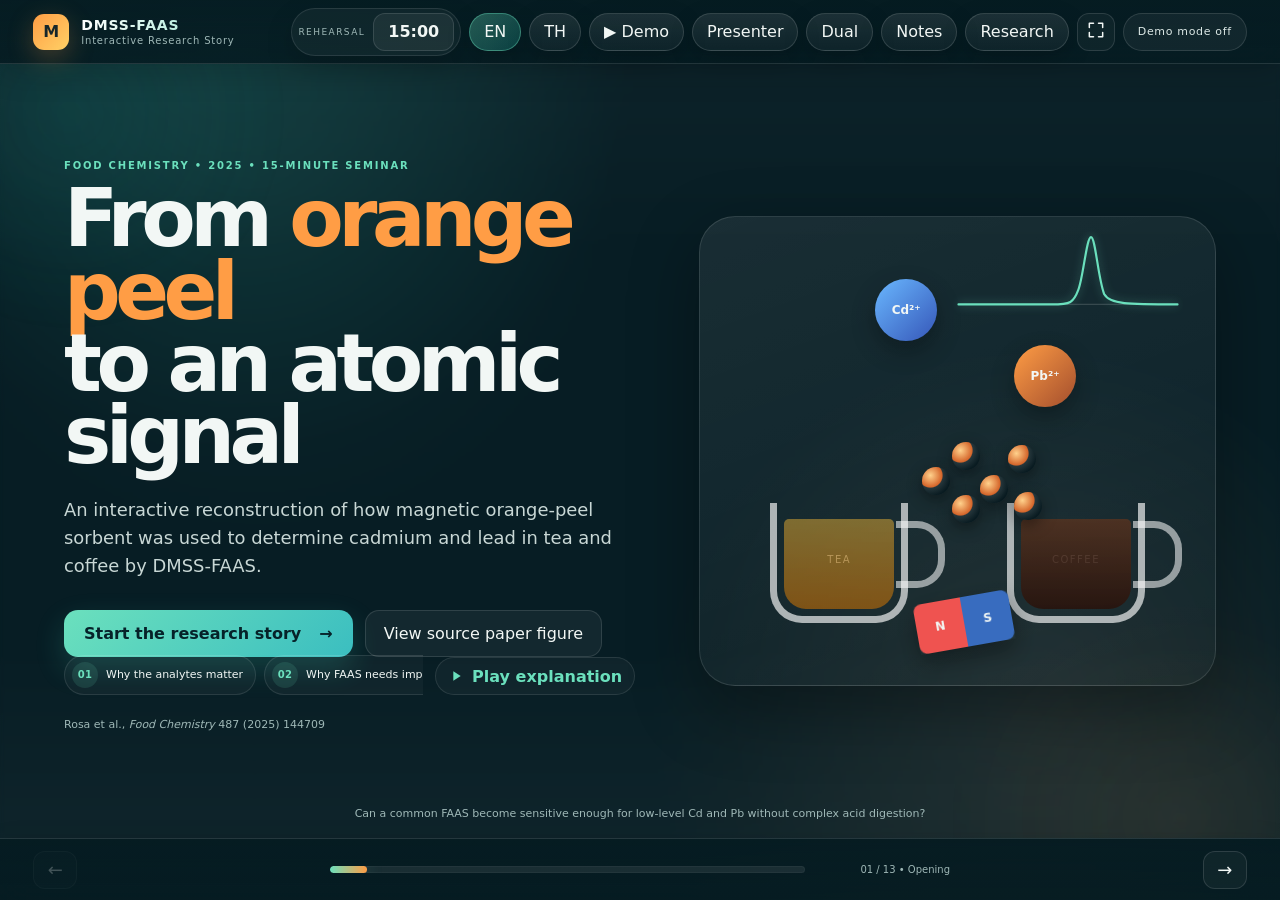
<file: index.html>
<!DOCTYPE html>

<html lang="en">
<head>
<meta charset="utf-8"/>
<meta content="width=device-width, initial-scale=1, viewport-fit=cover" name="viewport"/>
<meta content="#071d24" name="theme-color"/>
<meta content="Beautiful bilingual interactive research presentation on DMSS-FAAS determination of cadmium and lead in tea and coffee." name="description"/>
<title>DMSS-FAAS Interactive Research Story v2.3.0</title>
<link href="manifest.webmanifest" rel="manifest"/>
<link href="assets/icon.svg" rel="icon" type="image/svg+xml"/>
<link href="styles.css?v=2.3.0" rel="stylesheet"/>
</head>
<body>
<div aria-live="polite" class="app" id="app">
<header class="topbar">
<div aria-label="DMSS-FAAS research presentation" class="brand">
<span class="brand-mark">M</span>
<div>
<strong>DMSS-FAAS</strong>
<small>Interactive Research Story</small>
</div>
</div>
<div class="top-actions">
<div class="timer-wrap hero-timer" title="15-minute rehearsal timer">
<span class="timer-label" id="timerLabel">REHEARSAL</span>
<button aria-label="Start or pause timer" class="timer" id="timerButton" type="button">15:00</button>
</div>
<div aria-label="Language switch" class="control-cluster lang-switch" role="group">
<a aria-label="Switch to English" class="chip-button is-active" href="index.html" id="langEnLink">EN</a>
<a aria-label="Switch to Thai" class="chip-button" href="index_th.html" id="langThLink">TH</a>
</div>
<div aria-label="Presentation utilities" class="control-cluster utility-switch" role="group">
<button aria-label="Toggle demo mode" class="chip-button" id="autoplayButton" title="Auto-play demo mode (D)" type="button">▶ Demo</button>
<button aria-label="Open presenter mode" class="chip-button" id="presenterButton" title="Presenter mode (P)" type="button">Presenter</button>
<button aria-label="Open dual-screen presenter view" class="chip-button" id="dualScreenButton" title="Dual-screen presenter view (G)" type="button">Dual</button>
<button aria-label="Open quick notes" class="chip-button" id="notesButton" title="Quick notes (N)" type="button">Notes</button><button aria-label="Open research details" class="chip-button" id="researchButton" title="Research details (E)" type="button">Research</button>
<button aria-label="Enter fullscreen" class="icon-button" id="fullscreenButton" title="Fullscreen (F)" type="button">⛶</button>
</div>
<div class="demo-indicator" hidden="" id="demoIndicator">Demo mode off</div>
</div>
</header>
<main class="stage" id="stage">
<section class="scene is-active scene-opening" data-notes="เปิดด้วยคำถามง่าย ๆ ว่า ชาและกาแฟที่ดื่มทุกวันอาจมีโลหะหนักในระดับต่ำหรือไม่ จากนั้นบอกว่างานนี้ไม่ได้สร้างเครื่องมือใหม่ทั้งเครื่อง แต่ปรับวิธีเตรียมและนำตัวอย่างเข้าสู่ FAAS ให้มีประสิทธิภาพขึ้น" data-time="40" data-title="Opening">
<div class="ambient-orb orb-a"></div><div class="ambient-orb orb-b"></div>
<div class="hero-grid">
<div class="hero-copy reveal">
<span class="eyebrow">FOOD CHEMISTRY • 2025 • 15-MINUTE SEMINAR</span>
<h1>From <em>orange peel</em><br/>to an atomic signal</h1>
<p class="lead">An interactive reconstruction of how magnetic orange-peel sorbent was used to determine cadmium and lead in tea and coffee by DMSS-FAAS.</p>
<div class="hero-actions">
<button class="primary-button" data-next="" type="button">Start the research story <span>→</span></button>
<button class="ghost-button" data-open="paper" type="button">View source paper figure</button>
</div>
<p class="source-line">Rosa et al., <i>Food Chemistry</i> 487 (2025) 144709</p>
</div>
<div aria-label="Animated tea, coffee, metal ions and magnetic sorbent illustration" class="hero-visual reveal delay-1">
<div class="cup tea-cup"><span>TEA</span><i></i></div>
<div class="cup coffee-cup"><span>COFFEE</span><i></i></div>
<div class="metal-ion cd-ion">Cd²⁺</div>
<div class="metal-ion pb-ion">Pb²⁺</div>
<div class="magnetic-cluster">
<span></span><span></span><span></span><span></span><span></span><span></span>
</div>
<div class="magnet-mini"><b>N</b><b>S</b></div>
<svg aria-hidden="true" class="signal-line" viewbox="0 0 420 180">
<path class="signal-base" d="M10 145 C80 145,120 145,180 145 S250 145,410 145"></path>
<path class="signal-peak" d="M10 145 C80 145,120 145,180 145 C215 145,220 142,229 118 C238 94,244 22,252 22 C260 22,265 98,276 126 C286 145,320 145,410 145"></path>
</svg>
</div>
</div>
<div class="opening-question">Can a common FAAS become sensitive enough for low-level Cd and Pb without complex acid digestion?</div>
</section>
<section class="scene" data-notes="เน้นว่านี่เป็นทั้งงานพัฒนาวิธีและงานพิสูจน์ความใช้ได้ เป้าหมายไม่ใช่แค่ให้เกิดสัญญาณ แต่ต้องวัดได้ต่ำกว่าเกณฑ์ ควบคุมความแม่นยำ ความเที่ยง และผลกระทบจากเมทริกซ์" data-time="55" data-title="Goal">
<div class="section-heading">
<span class="section-number">01</span>
<div><span class="eyebrow">RESEARCH GOAL</span><h2>What did the researchers try to prove?</h2></div>
</div>
<div class="goal-layout">
<article class="goal-card main-goal reveal">
<div class="card-icon target-icon">◎</div>
<span class="card-kicker">PRIMARY OBJECTIVE</span>
<h3>Develop and validate a greener FAAS-based method for Cd and Pb in tea and coffee.</h3>
<p>Magnetic orange peel powder (M-OPP) should capture the metals, permit magnetic separation, and carry the analytes directly into the FAAS flame.</p>
</article>
<div class="goal-stack reveal delay-1">
<article class="goal-card compact"><b>1</b><span>Synthesize and characterize M-OPP</span></article>
<article class="goal-card compact"><b>2</b><span>Optimize extraction conditions</span></article>
<article class="goal-card compact"><b>3</b><span>Model kinetics and adsorption capacity</span></article>
<article class="goal-card compact"><b>4</b><span>Validate linearity, LOD, LOQ, precision and accuracy</span></article>
<article class="goal-card compact"><b>5</b><span>Apply the method to commercial beverages</span></article>
</div>
</div>
<div class="regulatory-strip reveal delay-2">
<div><span>ANALYTICAL TARGET</span><strong>Quantify below the maximum residue limits</strong></div>
<div class="threshold"><span>Cd</span><b>20</b><small>µg L⁻¹</small></div>
<div class="threshold"><span>Pb</span><b>50</b><small>µg L⁻¹</small></div>
</div>
</section>
<section class="scene" data-notes="เปรียบเทียบแก่นของวิธีเดิมและวิธีใหม่ วิธีเดิมมักย่อยตัวอย่าง ใช้กรดและพ่นสารละลายผ่าน nebulizer โดยมีเพียงบางส่วนเข้าสู่ atomizer ส่วน DMSS-FAAS สกัดโลหะบนอนุภาคแล้วนำอนุภาคเข้าสู่เปลวไฟโดยตรง" data-time="75" data-title="Old vs new">
<div class="section-heading">
<span class="section-number">02</span>
<div><span class="eyebrow">METHOD DIFFERENCE</span><h2>What changes compared with conventional FAAS?</h2></div>
</div>
<div aria-label="Compare methods" class="comparison-switch" role="tablist">
<button class="compare-tab is-selected" data-method="conventional" type="button">Conventional FAAS</button>
<button class="compare-tab" data-method="dmss" type="button">DMSS-FAAS</button>
</div>
<div class="method-comparison reveal">
<article class="method-panel conventional is-visible" data-method-panel="conventional">
<div class="method-title"><span class="method-badge">OLD WORKFLOW</span><h3>Digest → nebulize → atomize</h3></div>
<div class="conventional-visual">
<div class="acid-bottle">HNO₃</div>
<div class="heat-vessel"><div class="liquid"></div><span>mineralization</span></div>
<div class="arrow-flow">→</div>
<div class="nebulizer"><div class="spray"></div><span>nebulizer</span></div>
<div class="arrow-flow">→</div>
<div class="atomizer-box"><div class="tiny-particles"></div><b>~10%</b><span>reaches atomizer</span></div>
</div>
<div class="method-points"><span>Strong acids / oxidants</span><span>Time and heat</span><span>Low sample transport efficiency</span></div>
</article>
<article class="method-panel dmss" data-method-panel="dmss">
<div class="method-title"><span class="method-badge">PROPOSED WORKFLOW</span><h3>Capture → magnetically collect → burn directly</h3></div>
<div class="dmss-mini-flow">
<div class="mini-step"><i class="tube-icon"></i><span>Cd/Pb captured on M-OPP</span></div><b>→</b>
<div class="mini-step"><i class="magnet-icon"></i><span>Magnetic separation</span></div><b>→</b>
<div class="mini-step"><i class="probe-icon"></i><span>Probe collects particles</span></div><b>→</b>
<div class="mini-step"><i class="flame-icon"></i><span>Direct flame introduction</span></div>
</div>
<div class="transport-meter"><span>Extracted analyte delivered to atomization zone</span><div><i style="width:100%"></i></div><strong>High transfer efficiency</strong></div>
<div class="method-points positive"><span>No complex acid digestion</span><span>Preconcentration</span><span>Stronger transient signal</span></div>
</article>
</div>
<div class="difference-verdict"><b>Central innovation:</b> the sorbent is not only an extractor; it becomes the sample carrier into the flame.</div>
</section>
<section class="scene" data-notes="สาธิตขั้นตอนตาม Fig. 1 ทีละขั้น 30 mL ตัวอย่าง + M-OPP 3 mg เขย่า 25 นาที แยกด้วยแม่เหล็ก 10 วินาที เก็บด้วย probe และนำเข้าเปลวไฟ สัญญาณเป็น transient peak ประมาณ 16 วินาที" data-time="115" data-title="Virtual experiment">
<div class="section-heading">
<span class="section-number">03</span>
<div><span class="eyebrow">INTERACTIVE METHOD</span><h2>Run the DMSS-FAAS experiment</h2></div>
<button class="small-button" id="resetExperiment" type="button">Reset</button>
</div>
<div class="experiment-layout">
<div class="experiment-stage reveal">
<div class="lab-bench">
<div class="sample-tube" id="sampleTube">
<div class="tube-liquid"></div>
<div aria-hidden="true" class="particles" id="particles"></div>
<span class="tube-label">30 mL sample</span>
</div>
<div class="external-magnet" id="externalMagnet"><b>N</b><b>S</b></div>
<div class="magnetic-probe" id="magneticProbe"><span></span><i></i></div>
<div class="faas-unit">
<div class="burner-flame" id="flame"></div>
<div class="burner"></div>
<div class="beam"></div>
<span>FAAS</span>
</div>
<div class="signal-monitor">
<svg aria-label="Transient absorbance signal" viewbox="0 0 300 130">
<path class="axis" d="M12 110 H288 M22 10 V112"></path>
<path class="experiment-signal" d="M22 105 C80 105 120 105 160 105 C190 105 220 105 280 105" id="experimentSignal"></path>
</svg>
<span id="signalCaption">Waiting for sorbent introduction</span>
</div>
</div>
<div class="experiment-status">
<span id="experimentStep">Step 1 of 5</span>
<strong id="experimentInstruction">Add 3 mg of M-OPP to the sample.</strong>
<div class="experiment-progress"><i id="experimentProgress"></i></div>
</div>
</div>
<aside class="experiment-controls reveal delay-1">
<div class="metal-select">
<button class="metal-button is-active" data-metal="Cd" type="button">Cd <small>pH 7.0</small></button>
<button class="metal-button" data-metal="Pb" type="button">Pb <small>pH 4.0</small></button>
</div>
<ol class="protocol-list">
<li class="is-current"><button data-exp-step="0" type="button"><b>01</b><span>Add 3 mg M-OPP</span></button></li>
<li><button data-exp-step="1" type="button"><b>02</b><span>Shake 25 min at 1000 rpm</span></button></li>
<li><button data-exp-step="2" type="button"><b>03</b><span>Magnetic separation, 10 s</span></button></li>
<li><button data-exp-step="3" type="button"><b>04</b><span>Collect with magnetic probe</span></button></li>
<li><button data-exp-step="4" type="button"><b>05</b><span>Insert into flame and read peak</span></button></li>
</ol>
<button class="primary-button full" id="runExperiment" type="button">Run next step <span>→</span></button>
<button class="text-button" data-open="paper" type="button">Compare with Fig. 1 from the paper</button>
</aside>
</div>
</section>
<section class="scene" data-notes="อธิบายว่าทำไมเชื่อว่าวัสดุ M-OPP ถูกสร้างสำเร็จและเหมาะกับการจับโลหะ FTIR แสดง Fe-O และหมู่ฟังก์ชัน zeta potential เป็นลบเหนือ pH 3 ภาพ TEM/SEM และพื้นที่ผิวสนับสนุนลักษณะทางกายภาพ" data-time="80" data-title="Sorbent evidence">
<div class="section-heading">
<span class="section-number">04</span>
<div><span class="eyebrow">MATERIAL + PROOF</span><h2>How was magnetic orange peel powder made and verified?</h2></div>
</div>
<div class="sorbent-layout">
<div class="synthesis-flow reveal">
<button class="synthesis-step is-active" data-synthesis="wash" type="button"><i>01</i><b>Wash &amp; dry</b><span>Orange peel, 60 °C</span></button>
<button class="synthesis-step" data-synthesis="grind" type="button"><i>02</i><b>Grind &amp; sieve</b><span>&lt;106 µm</span></button>
<button class="synthesis-step" data-synthesis="magnetize" type="button"><i>03</i><b>Add Fe₃O₄</b><span>Co-precipitation</span></button>
<button class="synthesis-step" data-synthesis="separate" type="button"><i>04</i><b>Magnetic recovery</b><span>Wash, dry, sieve</span></button>
<div class="synthesis-visual state-wash" id="synthesisVisual">
<div class="orange-peel-shape"></div>
<div class="powder-cloud"></div>
<div class="iron-dots"></div>
<div class="synthesis-magnet"><b>N</b><b>S</b></div>
</div>
</div>
<div class="evidence-grid reveal delay-1">
<article class="evidence-card"><span>CHEMICAL</span><b>FTIR</b><p>Fe–O band near 580 cm⁻¹ supports magnetite incorporation; carboxyl and hydroxyl groups provide binding sites.</p></article>
<article class="evidence-card"><span>SURFACE CHARGE</span><b>Zeta potential</b><p>Negative surface charge above pH 3 favors electrostatic interaction with Cd²⁺ and Pb²⁺.</p></article>
<article class="evidence-card"><span>MORPHOLOGY</span><b>TEM / SEM</b><p>Aggregated, heterogeneous particles and a rougher surface support accessible adsorption sites.</p></article>
<article class="evidence-card metrics"><span>PHYSICAL</span><div><b>41.637</b><small>m² g⁻¹ surface area</small></div><div><b>27.20 ± 1.63</b><small>µm average particle size</small></div></article>
</div>
</div>
<div class="evidence-actions"><button class="ghost-button" data-open="characterization" type="button">Open Fig. 2 characterization</button><button class="ghost-button" data-open="microscopy" type="button">Open Fig. 3 microscopy</button></div>
</section>
<section class="scene" data-notes="เลื่อนค่าตัวแปรเพื่อแสดงว่าแบบจำลอง DOE ทำนาย absorbance สูงขึ้นเมื่อใช้ระดับสูงของตัวแปรในช่วงที่ศึกษา ค่าที่ใช้จริงคือ 30 mL, 3 mg, 25 นาที อธิบายว่านี่เป็นผลภายในขอบเขตแบบ factorial ไม่ใช่การทำนายนอกช่วง" data-time="70" data-title="Optimization">
<div class="section-heading">
<span class="section-number">05</span>
<div><span class="eyebrow">DESIGN OF EXPERIMENTS</span><h2>Why were 30 mL, 3 mg and 25 min selected?</h2></div>
</div>
<div class="optimization-layout">
<div class="optimizer reveal">
<div class="optimizer-toolbar">
<label>Matrix<select id="matrixSelect"><option value="tea">Tea</option><option value="coffee">Coffee</option></select></label>
<label>Metal<select id="optimizerMetal"><option value="Cd">Cd</option><option value="Pb">Pb</option></select></label>
</div>
<label class="range-row"><span>Sample volume <b id="volumeValue">30 mL</b></span><input id="volumeRange" max="30" min="5" step="1" type="range" value="30"/></label>
<label class="range-row"><span>M-OPP mass <b id="massValue">3.0 mg</b></span><input id="massRange" max="3" min="0.5" step="0.1" type="range" value="3"/></label>
<label class="range-row"><span>Contact time <b id="timeValue">25 min</b></span><input id="timeRange" max="25" min="3" step="1" type="range" value="25"/></label>
<button class="primary-button full" id="setOptimum" type="button">Set optimized condition</button>
<p class="model-note">Model-based visualization using the paper's factorial regression within the studied ranges.</p>
</div>
<div class="response-card reveal delay-1">
<span>PREDICTED ABSORBANCE</span>
<strong id="predictedAbsorbance">1.290</strong>
<div class="response-gauge"><i id="responseGauge"></i></div>
<div class="optimization-verdict" id="optimizationVerdict">Optimized region reached</div>
<div class="doe-proof"><div><b>2³ factorial</b><span>screened volume, time and mass</span></div><div><b>Doehlert</b><span>refined volume and time</span></div><div><b>R² 0.911–0.977</b><span>reduced regression models</span></div></div>
</div>
</div>
</section>
<section class="scene" data-notes="แยก kinetics กับ isotherm ให้ชัด kinetics บอกความเร็วและรูปแบบการดูดซับ ส่วน qmax คือความจุสูงสุดของวัสดุ ไม่ใช่ความเข้มข้นในเครื่องดื่ม Pb จับได้มากกว่า Cd อย่างชัดเจน" data-time="65" data-title="Adsorption">
<div class="section-heading">
<span class="section-number">06</span>
<div><span class="eyebrow">MECHANISM</span><h2>How do Cd and Pb behave on M-OPP?</h2></div>
</div>
<div class="adsorption-toggle"><button class="adsorb-button is-active" data-adsorb="Cd" type="button">Cadmium</button><button class="adsorb-button" data-adsorb="Pb" type="button">Lead</button></div>
<div class="adsorption-layout">
<div class="adsorption-animation reveal">
<div class="surface-label">M-OPP surface: –COO⁻ / –OH</div>
<div class="sorbent-surface"><span></span><span></span><span></span><span></span><span></span><span></span></div>
<div class="adsorb-ions cd-mode" id="adsorbIons"><i>Cd²⁺</i><i>Cd²⁺</i><i>Cd²⁺</i><i>Cd²⁺</i><i>Cd²⁺</i></div>
</div>
<div class="kinetics-card reveal delay-1">
<span>KINETIC FIT</span><strong id="kineticModel">Avrami fractional-order</strong>
<svg aria-label="Adsorption kinetics curve" viewbox="0 0 420 210"><path class="axis" d="M45 175 H400 M45 20 V175"></path><path class="curve-line" d="M45 175 C70 80 105 48 160 36 C230 24 310 23 390 23" id="kineticCurve"></path><text x="52" y="18">qₜ</text><text x="385" y="198">t</text></svg>
<div><b id="kineticQe">0.18 mg g⁻¹</b><span>equilibrium capacity from kinetic model</span></div>
</div>
<div class="capacity-card reveal delay-2">
<span>ISOTHERM FIT</span><strong id="isothermModel">Toth</strong>
<div class="capacity-orbit"><b id="qmaxValue">0.510</b><small>mg g⁻¹ q<sub>max</sub></small></div>
<p id="adsorbInterpretation">Cd showed lower capacity and behavior consistent with heterogeneous adsorption sites.</p>
</div>
</div>
<div class="scientific-warning">q<sub>e</sub> and q<sub>max</sub> describe sorbent capacity in adsorption experiments — not contamination levels in beverages.</div>
</section>
<section class="scene" data-notes="อธิบายว่าคำว่า sensitivity gain หมายถึงความชันของ calibration curve สูงขึ้น ไม่ใช่ accuracy สูงขึ้น 106 เท่า Pb ได้ผลเด่นที่สุด ขณะที่ coffee gain ต่ำกว่าน้ำและชาเนื่องจากเมทริกซ์ซับซ้อนกว่า" data-time="70" data-title="Performance">
<div class="section-heading">
<span class="section-number">07</span>
<div><span class="eyebrow">RESULTS + EFFICIENCY</span><h2>How much performance was gained?</h2></div>
</div>
<div class="performance-layout">
<div class="sensitivity-card reveal">
<div class="card-header"><div><span>SENSITIVITY GAIN</span><h3>Calibration slope vs conventional FAAS</h3></div><div class="mini-toggle"><button class="gain-button is-active" data-gain="Cd" type="button">Cd</button><button class="gain-button" data-gain="Pb" type="button">Pb</button></div></div>
<div aria-label="Sensitivity gain bar chart" class="bar-chart" id="gainChart"></div>
<p><b>Important:</b> a 106.66× gain means a steeper calibration slope, not 106.66× better accuracy.</p>
</div>
<div class="efficiency-grid reveal delay-1">
<article><span class="eff-icon">◷</span><b>25 min</b><small>d-SPE extraction</small></article>
<article><span class="eff-icon">⌁</span><b>~16 s</b><small>transient FAAS readout</small></article>
<article><span class="eff-icon">♻</span><b>Low reagent burden</b><small>avoids large acid volumes</small></article>
<article><span class="eff-icon">◉</span><b>3 mg</b><small>M-OPP per analysis</small></article>
</div>
</div>
<div class="performance-verdict"><span>Overall assessment</span><strong>High fit-for-purpose efficiency</strong><small>within the tested matrices and laboratory conditions</small></div>
</section>
<section class="scene" data-notes="ตอบคำถามความน่าเชื่อถือเป็นชั้นหลักฐาน ไม่ใช่บอกแค่ว่า r สูง มีหลักฐานวัสดุ สถิติ วิธีวิเคราะห์ และตัวอย่างจริง แต่ความพร้อมใช้เป็นมาตรฐานยังปานกลาง เพราะยังทำในห้องเดียวและ probe ใส่ด้วยมือ" data-time="90" data-title="Reliability">
<div class="section-heading">
<span class="section-number">08</span>
<div><span class="eyebrow">VALIDATION + RELIABILITY</span><h2>How credible are the results — and how was that shown?</h2></div>
</div>
<div class="reliability-layout">
<div class="validation-dashboard reveal">
<article><span>Linearity</span><b>r = 0.991–0.999</b><i class="status good">PASS</i></article>
<article><span>Cd LOD</span><b>3.24–6.49 µg L⁻¹</b><i class="status good">BELOW MRL</i></article>
<article><span>Pb LOD</span><b>1.56–5.99 µg L⁻¹</b><i class="status good">BELOW MRL</i></article>
<article><span>LOQ</span><b>5–10 µg L⁻¹</b><i class="status good">FIT FOR TARGET</i></article>
<article><span>Precision</span><b>RSD &lt; 20%</b><i class="status good">ACCEPTABLE</i></article>
<article><span>Blank SD</span><b>&lt; 0.005</b><i class="status good">LOW NOISE</i></article>
</div>
<div class="evidence-ladder reveal delay-1">
<h3>Layers of evidence</h3>
<ol>
<li><b>Material evidence</b><span>FTIR, TGA/DTG, zeta potential, TEM/SEM, surface area</span></li>
<li><b>Statistical evidence</b><span>DOE, ANOVA, residual assumptions, model-selection criteria</span></li>
<li><b>Analytical evidence</b><span>Matrix-matched calibration, LOD/LOQ, RSD, RE, blanks</span></li>
<li><b>Application evidence</b><span>Commercial tea and coffee samples plus raw supplementary data</span></li>
</ol>
</div>
<div class="credibility-card reveal delay-2">
<span>CRITICAL JUDGMENT</span>
<div class="credibility-ring"><b>Strong</b><small>in-lab evidence</small></div>
<p>Reliable for the tested method, matrices and laboratory — but not yet proven as a universal standard method.</p>
<div class="limits-mini"><span>Manual probe insertion</span><span>Single research setting</span><span>No inter-lab validation</span><span>No clear CRM / independent confirmation</span></div>
</div>
</div>
</section>
<section class="scene" data-notes="แยก detected กับ quantified Cd ไม่พบเหนือ LOD ส่วน Pb พบเหนือ LOD 8 ตัวอย่าง และวัดเชิงปริมาณได้ 5 ตัวอย่าง ทุกค่าต่ำกว่า 50 ไมโครกรัมต่อลิตร ย้ำว่า not detected ไม่เท่ากับศูนย์" data-time="70" data-title="Real samples">
<div class="section-heading">
<span class="section-number">09</span>
<div><span class="eyebrow">REAL-SAMPLE FINDINGS</span><h2>What happened in actual tea and coffee samples?</h2></div>
</div>
<div class="sample-summary reveal">
<article><span>Cd</span><b>Not detected</b><small>in the reported real-sample analysis</small></article>
<article><span>Pb</span><b>Detected in 8</b><small>samples above LOD</small></article>
<article><span>Pb</span><b>Quantified in 5</b><small>samples above LOQ</small></article>
<article><span>Safety comparison</span><b>All below 50</b><small>µg L⁻¹ Pb MRL</small></article>
</div>
<div class="real-results-layout">
<div class="real-sample-chart reveal" id="realSampleChart"></div>
<div class="sample-inspector reveal delay-1">
<span>SELECT A QUANTIFIED SAMPLE</span>
<div class="sample-buttons" id="sampleButtons"></div>
<div class="selected-sample"><span id="selectedSampleType">Mint tea</span><strong id="selectedSampleValue">10.67</strong><small>µg L⁻¹ Pb</small><div class="mrl-line"><i id="sampleMrlFill"></i><b>MRL 50</b></div></div>
<p><b>“Not detected”</b> means below the method detection limit — not proof of absolute zero.</p>
</div>
</div>
</section>
<section class="scene" data-notes="กำหนดขอบเขตให้ชัด งานนี้ใช้ชาหลายชนิดและกาแฟเชิงพาณิชย์จากตลาดท้องถิ่น เตรียมแบบชงน้ำร้อน ไม่ได้ครอบคลุมทุกประเทศ ทุกแบรนด์ หรือทุกชนิดอาหาร และมีความไม่สอดคล้องของจำนวนตัวอย่างกับช่วง Pb ระหว่างส่วนต่าง ๆ ของบทความ" data-time="60" data-title="Scope">
<div class="section-heading">
<span class="section-number">10</span>
<div><span class="eyebrow">EXPERIMENTAL SCOPE</span><h2>What was tested — and what was not?</h2></div>
</div>
<div class="scope-layout">
<div class="scope-in reveal">
<h3>Inside the study</h3>
<div class="matrix-chips"><span>Chamomile</span><span>Mate</span><span>Black tea</span><span>Fennel</span><span>Mint</span><span>Green tea</span><span>Hibiscus</span><span>Coffee</span></div>
<div class="prep-grid"><article><b>Tea</b><span>1 g / 200 mL water<br/>100 °C, 10 min, filtration</span></article><article><b>Coffee</b><span>10 g / 200 mL water<br/>100 °C, 10 min, filtration</span></article><article><b>Cd</b><span>pH 7.0</span></article><article><b>Pb</b><span>pH 4.0</span></article></div>
</div>
<div class="scope-out reveal delay-1">
<h3>Outside the evidence</h3>
<ul><li>Not a global survey of tea and coffee contamination</li><li>Not validated across multiple laboratories or instruments</li><li>Not automatically transferable to every food matrix</li><li>Manual probe operation may introduce operator dependence</li></ul>
<div class="reporting-note"><b>Reporting caution</b><span>The paper states 33 tea + 10 coffee samples were purchased, while the results section reports 33 real samples analyzed. The Pb range also differs between the abstract/conclusion and Table 4.</span></div>
</div>
</div>
</section>
<section class="scene" data-notes="สรุปเป็นคำตอบสมดุล วิธีนี้มีความไวและเป็นมิตรขึ้น เหมาะกับการตรวจติดตามในเงื่อนไขที่ศึกษา แต่ยังไม่ควรเรียกว่าเป็นวิธีมาตรฐานสากล จบด้วยข้อเสนอให้ทำ automation, inter-lab validation และ independent confirmation" data-time="50" data-title="Conclusion">
<div class="conclusion-grid">
<div class="conclusion-copy reveal">
<span class="eyebrow">FINAL VERDICT</span>
<h2>A promising fit-for-purpose method — not yet a universal standard.</h2>
<div class="answer-grid">
<article><span>GOAL</span><p>Develop a greener, sensitive FAAS method for Cd and Pb in tea and coffee.</p></article>
<article><span>METHOD</span><p>M-OPP captures metals and a magnetic probe introduces the sorbent directly into the flame.</p></article>
<article><span>DIFFERENCE</span><p>Avoids complex digestion and improves analyte transfer and preconcentration.</p></article>
<article><span>RESULTS</span><p>LOQ below regulatory limits; sensitivity gain up to 106.66×; quantified Pb below MRL.</p></article>
<article><span>RELIABILITY</span><p>Strong material, statistical, analytical and real-sample evidence inside one laboratory.</p></article>
<article><span>NEXT PROOF</span><p>Automation, inter-laboratory validation and independent reference confirmation.</p></article>
</div>
</div>
<div class="verdict-visual reveal delay-1">
<div class="cycle-graphic">
<span class="cycle-item c1">Waste-derived<br/>M-OPP</span><span class="cycle-arrow a1">→</span>
<span class="cycle-item c2">Capture<br/>Cd / Pb</span><span class="cycle-arrow a2">→</span>
<span class="cycle-item c3">Direct<br/>FAAS signal</span><span class="cycle-arrow a3">→</span>
<span class="cycle-item c4">Food-safety<br/>monitoring</span>
<div class="cycle-core">DMSS<br/><b>FAAS</b></div>
</div>
<blockquote>“The strongest claim is not the lowest LOD ever; it is a practical balance of sensitivity, simplicity, cost and greener preparation.”</blockquote>
</div>
</div>
<button class="primary-button conclusion-next" data-next="" type="button">Open Q&amp;A evidence panel <span>→</span></button>
</section>
<section class="scene scene-qa" data-notes="หน้านี้ใช้ตอบคำถามหลังจบ ไม่รวมในเวลา 15 นาที กดหัวข้อเพื่อเปิดคำตอบสั้น ๆ และสามารถเปิดภาพต้นฉบับจากบทความได้" data-time="0" data-title="Q&amp;A">
<div class="section-heading">
<span class="section-number">Q&amp;A</span>
<div><span class="eyebrow">BACKUP EVIDENCE</span><h2>Questions the audience may ask</h2></div>
</div>
<div class="qa-grid">
<details open=""><summary>Why use 25 minutes if adsorption equilibrium can occur earlier?</summary><p>The kinetic study describes adsorption in a simplified standard solution. The full analytical optimization considered matrix, volume, sorbent mass, signal and reproducibility, and selected 25 minutes as the optimized operating condition.</p></details>
<details><summary>Why different pH values for Cd and Pb?</summary><p>Adsorption depends on surface charge and metal speciation. The pH screening produced the strongest analytical response at pH 7 for Cd and pH 4 for Pb within the evaluated range.</p></details>
<details><summary>Does 106.66× mean the result is 106.66× more accurate?</summary><p>No. It is a sensitivity gain based on calibration slope. Accuracy and precision were evaluated separately using relative error and RSD.</p></details>
<details><summary>Why is matrix-matched calibration necessary?</summary><p>Water, tea and coffee produced significantly different calibration behavior. Matrix-matched curves reduce bias caused by beverage components.</p></details>
<details><summary>What is the largest practical limitation?</summary><p>Manual probe insertion can affect position, timing and particle delivery. Automation is the clearest next step for reproducibility and routine use.</p></details>
<details><summary>Can the method already be called a standard method?</summary><p>Not yet. It has strong single-laboratory validation, but broad standardization would require inter-laboratory studies, independent confirmation and robust automation.</p></details>
</div>
<div class="reference-footer">
<div><b>Primary reference</b><span>Rosa, T. A. R. et al. (2025). Food Chemistry, 487, 144709.</span></div>
<div class="reference-actions"><button class="ghost-button" data-open="paper" type="button">Fig. 1</button><button class="ghost-button" data-open="characterization" type="button">Fig. 2</button><button class="ghost-button" data-open="microscopy" type="button">Fig. 3</button></div>
</div>
</section>
</main>
<footer class="controls">
<button aria-label="Previous scene" class="nav-button" id="prevButton" type="button">←</button>
<div class="scene-status">
<div class="progress-track"><i id="progressBar"></i></div>
<span id="sceneLabel">01 / 13 • Opening</span>
</div>
<button aria-label="Next scene" class="nav-button" id="nextButton" type="button">→</button>
</footer>
<aside aria-hidden="true" class="notes-panel" id="notesPanel"><div class="notes-header"><div><span id="notesPanelLabel">QUICK NOTES</span><strong id="notesTitle">Opening</strong></div><button aria-label="Close notes" id="closeNotes" type="button">×</button></div>
<div class="note-mode-tabs" role="tablist"><button class="note-tab is-active" id="notesQuickTab" type="button">Quick notes</button><button class="note-tab" id="notesScriptTab" type="button">Full script</button></div>
<div class="note-content is-active" id="notesQuickContent"><p id="notesText"></p></div>
<div class="note-content script-reader" id="notesScriptContent"><p id="notesScriptText"></p></div>
<div class="notes-meta"><span id="sceneTimeLabel">Suggested scene time</span><b id="sceneTime">0:45</b></div>
<div class="keyboard-help"><b id="keyboardHelpLabel">Keyboard</b><span id="kbNav">← → / Space: navigate</span><span id="kbNotes">N: notes</span><span id="kbFull">F: fullscreen</span><span id="kbReset">R: reset timer</span><span id="kbDemo">D: demo mode</span><span id="kbPresenter">P: presenter mode</span><span id="kbResearch">E: research details</span></div></aside>
<aside aria-hidden="true" class="presenter-panel" id="presenterPanel">
<div class="presenter-header">
<div>
<span id="presenterEyebrow">PRESENTER MODE</span>
<strong id="presenterCurrentTitle">Opening</strong>
<small id="presenterCurrentIndex">Scene 1 of 13</small>
</div>
<div class="presenter-header-actions">
<button class="chip-button" id="presenterAutoplayButton" type="button">▶ Demo</button>
<button class="icon-button" id="closePresenter" type="button">×</button>
</div>
</div>
<div class="presenter-grid">
<section class="presenter-card spotlight-card">
<span id="presenterCurrentLabel">Current scene</span>
<h3 id="presenterAudienceTitle">Opening</h3>
<div class="presenter-reading-tabs" role="tablist"><button class="presenter-read-tab is-active" id="presenterScriptTab" type="button">Full script</button><button class="presenter-read-tab" id="presenterQuickTab" type="button">Quick notes</button><button class="presenter-read-tab" id="presenterEvidenceTab" type="button">Evidence</button></div>
<div class="presenter-reading-content script-reader is-active" id="presenterScriptContent"><p id="presenterScriptText">Full speaking script will appear here.</p></div>
<div class="presenter-reading-content" id="presenterQuickContent"><p id="presenterNotesText">Presenter notes will appear here.</p></div>
<div class="presenter-reading-content" id="presenterEvidenceContent"><p id="presenterEvidenceText">Research evidence will appear here.</p></div>
<div class="presenter-inline-stats">
<div><small id="presenterSuggestedLabel">Suggested time</small><b id="presenterSceneTime">0:40</b></div>
<div><small id="presenterCountdownLabel">Auto next in</small><b id="presenterCountdown">—</b></div>
<div><small id="presenterTimerLabel">Rehearsal timer</small><b id="presenterTimer">15:00</b></div>
</div>
<div class="presenter-inline-actions">
<button class="small-button" id="presenterPrev" type="button">← Prev</button>
<button class="small-button" id="presenterNext" type="button">Next →</button>
<button class="small-button" id="presenterRestartDemo" type="button">Restart demo</button>
</div>
</section>
<section class="presenter-card next-scene-card">
<span id="presenterNextLabel">Up next</span>
<h3 id="presenterNextTitle">Goal</h3>
<p id="presenterNextHint">Prepare the transition to the next scene.</p>
<div class="presenter-mini-timeline" id="presenterMiniTimeline"></div>
</section>
<section class="presenter-card scene-list-card">
<div class="scene-list-head"><span id="sceneListLabel">Scene list</span><small id="sceneListHint">Jump directly to any scene</small></div>
<div class="presenter-scene-list" id="presenterSceneList"></div>
</section>
</div>
</aside>
<aside aria-hidden="true" class="research-panel" id="researchPanel">
<div class="research-header"><div><span id="researchEyebrow">RESEARCH DEEP DIVE</span><strong id="researchTitle">Opening</strong><small id="researchSourceLine">Rosa et al., Food Chemistry 487 (2025) 144709</small></div><button aria-label="Close research details" id="closeResearch" type="button">×</button></div>
<div class="research-summary" id="researchSummary"></div>
<div class="research-section-list" id="researchSectionList"></div>
<div class="research-caution" id="researchCaution"></div>
</aside><dialog class="source-dialog" id="sourceDialog">
<button aria-label="Close source figure" class="dialog-close" type="button">×</button>
<div class="dialog-copy"><span id="dialogEyebrow">SOURCE FIGURE</span><h3 id="dialogTitle">DMSS-FAAS workflow</h3><p id="dialogDescription">Figure reproduced from the uploaded research paper for classroom seminar use.</p></div>
<img alt="Source figure from the research paper" id="dialogImage" src="assets/workflow-paper.webp"/>
</dialog>
<button aria-label="Open mobile command menu" class="mobile-menu-toggle" id="mobileMenuToggle" type="button">☰</button>
<div aria-hidden="true" class="mobile-command-sheet" id="mobileCommandSheet">
<div class="mobile-command-backdrop" id="mobileMenuBackdrop"></div>
<div class="mobile-command-panel">
<div class="mobile-command-header"><div><span>COMMANDS</span><strong id="mobileMenuTitle">Quick controls</strong></div><button aria-label="Close mobile menu" class="icon-button" id="closeMobileMenu" type="button">×</button></div>
<div class="mobile-command-grid">
<button class="mobile-command-button" id="mobilePrev" type="button"><b>←</b><span id="mobilePrevLabel">Previous</span></button>
<button class="mobile-command-button" id="mobileNext" type="button"><b>→</b><span id="mobileNextLabel">Next</span></button>
<button class="mobile-command-button" id="mobileNotes" type="button"><b>N</b><span id="mobileNotesLabel">Notes</span></button><button class="mobile-command-button" id="mobileResearch" type="button"><b>E</b><span id="mobileResearchLabel">Research details</span></button>
<button class="mobile-command-button" id="mobilePresenter" type="button"><b>P</b><span id="mobilePresenterLabel">Presenter</span></button>
<button class="mobile-command-button" id="mobileDual" type="button"><b>G</b><span id="mobileDualLabel">Dual view</span></button>
<button class="mobile-command-button" id="mobileDemo" type="button"><b>D</b><span id="mobileDemoLabel">Demo</span></button>
<button class="mobile-command-button" id="mobileTimer" type="button"><b>T</b><span id="mobileTimerLabel">Start / pause timer</span></button>
<button class="mobile-command-button" id="mobileReset" type="button"><b>R</b><span id="mobileResetLabel">Reset timer</span></button>
<button class="mobile-command-button" id="mobileFullscreen" type="button"><b>⛶</b><span id="mobileFullscreenLabel">Fullscreen</span></button>
<a class="mobile-command-button" href="index_th.html" id="mobileLanguageLink"><b>🌐</b><span id="mobileLanguageLabel">ภาษาไทย</span></a>
</div>
</div>
</div>
<div class="install-toast" hidden="" id="installToast"><span>This presentation can be installed and used offline.</span><button id="installButton" type="button">Install</button><button id="dismissInstall" type="button">×</button></div>
</div>
<script src="research_content.js?v=2.3.0"></script><script src="scene_enrichment.js?v=2.3.0"></script><script src="app.js?v=2.3.0"></script>
</body>
</html>
</file>
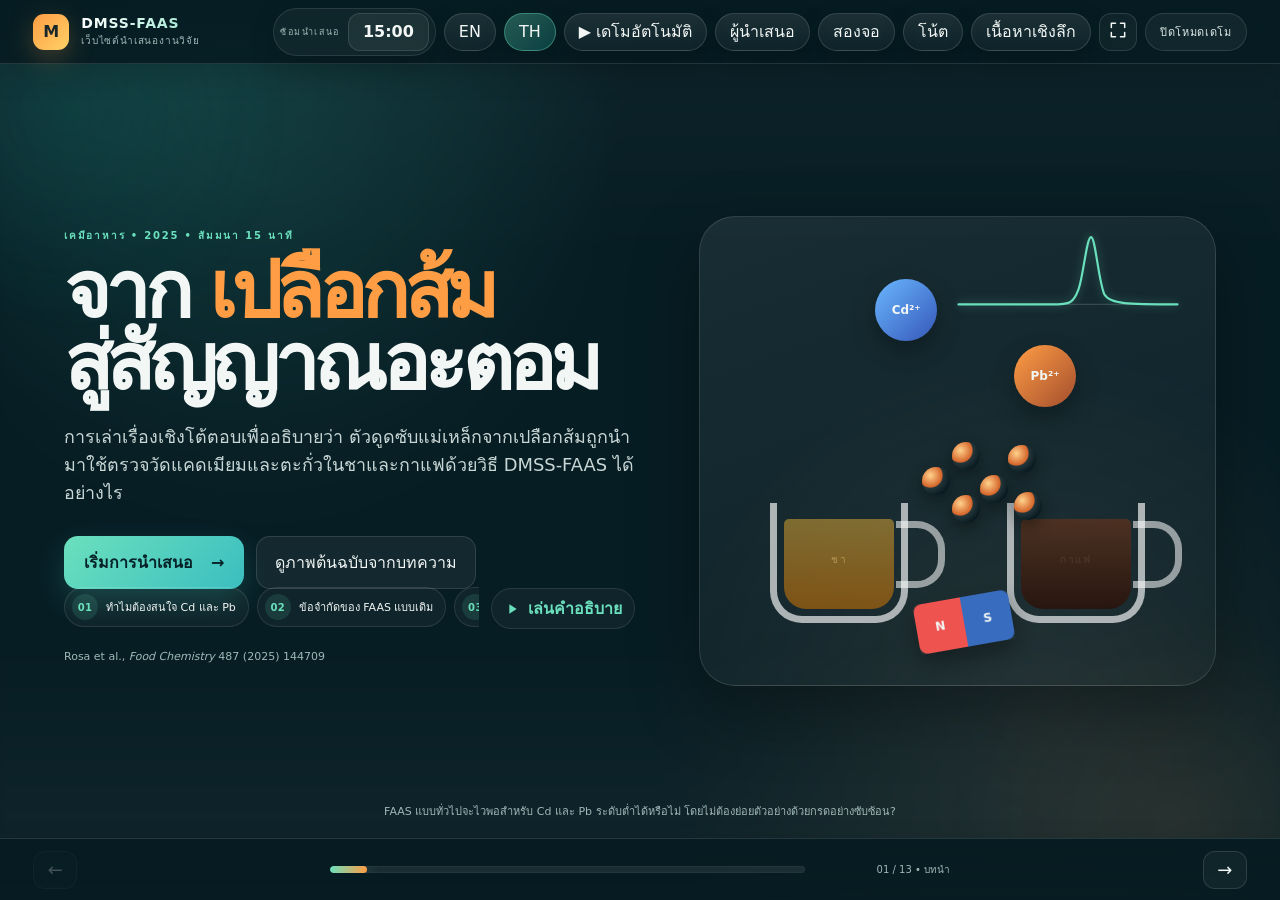
<file: index_th.html>
<!DOCTYPE html>

<html lang="th">
<head>
<meta charset="utf-8"/>
<meta content="width=device-width, initial-scale=1, viewport-fit=cover" name="viewport"/>
<meta content="#071d24" name="theme-color"/>
<meta content="เว็บไซต์นำเสนองานวิจัยแบบ interactive สองภาษา เกี่ยวกับการวิเคราะห์แคดเมียมและตะกั่วในชาและกาแฟด้วย DMSS-FAAS" name="description"/>
<title>DMSS-FAAS เรื่องเล่างานวิจัยแบบ Interactive v2.3.0</title>
<link href="manifest.webmanifest" rel="manifest"/>
<link href="assets/icon.svg" rel="icon" type="image/svg+xml"/>
<link href="styles.css?v=2.3.0" rel="stylesheet"/>
</head>
<body>
<div aria-live="polite" class="app" id="app">
<header class="topbar">
<div aria-label="เว็บไซต์นำเสนองานวิจัย DMSS-FAAS" class="brand">
<span class="brand-mark">M</span>
<div>
<strong>DMSS-FAAS</strong>
<small>เว็บไซต์นำเสนองานวิจัย</small>
</div>
</div>
<div class="top-actions">
<div class="timer-wrap hero-timer" title="ตัวจับเวลาซ้อมนำเสนอ 15 นาที">
<span class="timer-label" id="timerLabel">REHEARSAL</span>
<button aria-label="Start or pause timer" class="timer" id="timerButton" type="button">15:00</button>
</div>
<div aria-label="Language switch" class="control-cluster lang-switch" role="group">
<a aria-label="Switch to English" class="chip-button" href="index.html" id="langEnLink">EN</a>
<a aria-label="Switch to Thai" class="chip-button is-active" href="index_th.html" id="langThLink">TH</a>
</div>
<div aria-label="Presentation utilities" class="control-cluster utility-switch" role="group">
<button aria-label="Toggle demo mode" class="chip-button" id="autoplayButton" title="Auto-play demo mode (D)" type="button">▶ Demo</button>
<button aria-label="Open presenter mode" class="chip-button" id="presenterButton" title="Presenter mode (P)" type="button">Presenter</button>
<button aria-label="Open dual-screen presenter view" class="chip-button" id="dualScreenButton" title="Dual-screen presenter view (G)" type="button">Dual</button>
<button aria-label="Open quick notes" class="chip-button" id="notesButton" title="Quick notes (N)" type="button">Notes</button><button aria-label="Open research details" class="chip-button" id="researchButton" title="Research details (E)" type="button">เนื้อหาเชิงลึก</button>
<button aria-label="Enter fullscreen" class="icon-button" id="fullscreenButton" title="Fullscreen (F)" type="button">⛶</button>
</div>
<div class="demo-indicator" hidden="" id="demoIndicator">Demo mode off</div>
</div>
</header>
<main class="stage" id="stage">
<section class="scene is-active scene-opening" data-notes="เปิดด้วยคำถามง่าย ๆ ว่า ชาและกาแฟที่ดื่มทุกวันอาจมีโลหะหนักในระดับต่ำหรือไม่ จากนั้นบอกว่างานนี้ไม่ได้สร้างเครื่องมือใหม่ทั้งเครื่อง แต่ปรับวิธีเตรียมและนำตัวอย่างเข้าสู่ FAAS ให้มีประสิทธิภาพขึ้น" data-time="40" data-title="บทนำ">
<div class="ambient-orb orb-a"></div><div class="ambient-orb orb-b"></div>
<div class="hero-grid">
<div class="hero-copy reveal">
<span class="eyebrow">เคมีอาหาร • 2025 • สัมมนา 15 นาที</span>
<h1>จาก <em>เปลือกส้ม</em><br/>สู่สัญญาณอะตอม</h1>
<p class="lead">การเล่าเรื่องเชิงโต้ตอบเพื่ออธิบายว่า ตัวดูดซับแม่เหล็กจากเปลือกส้มถูกนำมาใช้ตรวจวัดแคดเมียมและตะกั่วในชาและกาแฟด้วยวิธี DMSS-FAAS ได้อย่างไร</p>
<div class="hero-actions">
<button class="primary-button" data-next="" type="button">เริ่มการนำเสนอ <span>→</span></button>
<button class="ghost-button" data-open="paper" type="button">ดูภาพต้นฉบับจากบทความ</button>
</div>
<p class="source-line">Rosa et al., <i>Food Chemistry</i> 487 (2025) 144709</p>
</div>
<div aria-label="Animated tea, coffee, metal ions and magnetic sorbent illustration" class="hero-visual reveal delay-1">
<div class="cup tea-cup"><span>ชา</span><i></i></div>
<div class="cup coffee-cup"><span>กาแฟ</span><i></i></div>
<div class="metal-ion cd-ion">Cd²⁺</div>
<div class="metal-ion pb-ion">Pb²⁺</div>
<div class="magnetic-cluster">
<span></span><span></span><span></span><span></span><span></span><span></span>
</div>
<div class="magnet-mini"><b>N</b><b>S</b></div>
<svg aria-hidden="true" class="signal-line" viewbox="0 0 420 180">
<path class="signal-base" d="M10 145 C80 145,120 145,180 145 S250 145,410 145"></path>
<path class="signal-peak" d="M10 145 C80 145,120 145,180 145 C215 145,220 142,229 118 C238 94,244 22,252 22 C260 22,265 98,276 126 C286 145,320 145,410 145"></path>
</svg>
</div>
</div>
<div class="opening-question">FAAS แบบทั่วไปจะไวพอสำหรับ Cd และ Pb ระดับต่ำได้หรือไม่ โดยไม่ต้องย่อยตัวอย่างด้วยกรดอย่างซับซ้อน?</div>
</section>
<section class="scene" data-notes="เน้นว่านี่เป็นทั้งงานพัฒนาวิธีและงานพิสูจน์ความใช้ได้ เป้าหมายไม่ใช่แค่ให้เกิดสัญญาณ แต่ต้องวัดได้ต่ำกว่าเกณฑ์ ควบคุมความแม่นยำ ความเที่ยง และผลกระทบจากเมทริกซ์" data-time="55" data-title="เป้าหมาย">
<div class="section-heading">
<span class="section-number">01</span>
<div><span class="eyebrow">RESEARCH เป้าหมาย</span><h2>งานวิจัยนี้ต้องการพิสูจน์อะไร?</h2></div>
</div>
<div class="goal-layout">
<article class="goal-card main-goal reveal">
<div class="card-icon target-icon">◎</div>
<span class="card-kicker">PRIMARY OBJECTIVE</span>
<h3>พัฒนาและตรวจสอบวิธีวิเคราะห์ Cd และ Pb ในชาและกาแฟด้วย FAAS ที่เป็นมิตรต่อสิ่งแวดล้อมมากขึ้น</h3>
<p>ผงเปลือกส้มแม่เหล็ก (M-OPP) ต้องสามารถจับโลหะ แยกด้วยแม่เหล็ก และพา analyte เข้าสู่เปลวไฟ FAAS ได้โดยตรง</p>
</article>
<div class="goal-stack reveal delay-1">
<article class="goal-card compact"><b>1</b><span>สังเคราะห์และยืนยันสมบัติของ M-OPP</span></article>
<article class="goal-card compact"><b>2</b><span>หาสภาวะการสกัดที่เหมาะสม</span></article>
<article class="goal-card compact"><b>3</b><span>สร้างแบบจำลอง kinetics และความจุการดูดซับ</span></article>
<article class="goal-card compact"><b>4</b><span>ตรวจสอบ linearity, LOD, LOQ, precision และ accuracy</span></article>
<article class="goal-card compact"><b>5</b><span>นำวิธีไปใช้กับเครื่องดื่มเชิงพาณิชย์</span></article>
</div>
</div>
<div class="regulatory-strip reveal delay-2">
<div><span>ANALYTICAL TARGET</span><strong>วัดให้ได้ต่ำกว่าเกณฑ์สูงสุดที่ยอมรับได้</strong></div>
<div class="threshold"><span>Cd</span><b>20</b><small>µg L⁻¹</small></div>
<div class="threshold"><span>Pb</span><b>50</b><small>µg L⁻¹</small></div>
</div>
</section>
<section class="scene" data-notes="เปรียบเทียบแก่นของวิธีเดิมและวิธีใหม่ วิธีเดิมมักย่อยตัวอย่าง ใช้กรดและพ่นสารละลายผ่าน nebulizer โดยมีเพียงบางส่วนเข้าสู่ atomizer ส่วน DMSS-FAAS สกัดโลหะบนอนุภาคแล้วนำอนุภาคเข้าสู่เปลวไฟโดยตรง" data-time="75" data-title="วิธีเดิมกับวิธีใหม่">
<div class="section-heading">
<span class="section-number">02</span>
<div><span class="eyebrow">วิธีการ ความแตกต่าง</span><h2>วิธีนี้ต่างจาก FAAS แบบเดิมอย่างไร?</h2></div>
</div>
<div aria-label="Compare methods" class="comparison-switch" role="tablist">
<button class="compare-tab is-selected" data-method="conventional" type="button">FAAS แบบเดิม</button>
<button class="compare-tab" data-method="dmss" type="button">DMSS-FAAS</button>
</div>
<div class="method-comparison reveal">
<article class="method-panel conventional is-visible" data-method-panel="conventional">
<div class="method-title"><span class="method-badge">กระบวนการเดิม</span><h3>ย่อยตัวอย่าง → พ่นฝอย → ทำให้เป็นอะตอม</h3></div>
<div class="conventional-visual">
<div class="acid-bottle">HNO₃</div>
<div class="heat-vessel"><div class="liquid"></div><span>mineralization</span></div>
<div class="arrow-flow">→</div>
<div class="nebulizer"><div class="spray"></div><span>nebulizer</span></div>
<div class="arrow-flow">→</div>
<div class="atomizer-box"><div class="tiny-particles"></div><b>~10%</b><span>reaches atomizer</span></div>
</div>
<div class="method-points"><span>ใช้กรดเข้มข้น / สารออกซิไดซ์</span><span>ใช้เวลาและความร้อน</span><span>ประสิทธิภาพการส่งตัวอย่างต่ำ</span></div>
</article>
<article class="method-panel dmss" data-method-panel="dmss">
<div class="method-title"><span class="method-badge">กระบวนการที่เสนอ</span><h3>จับโลหะ → รวบรวมด้วยแม่เหล็ก → เผาเข้าสู่เปลวไฟโดยตรง</h3></div>
<div class="dmss-mini-flow">
<div class="mini-step"><i class="tube-icon"></i><span>Cd/Pb ถูกจับบน M-OPP</span></div><b>→</b>
<div class="mini-step"><i class="magnet-icon"></i><span>แยกด้วยแม่เหล็ก</span></div><b>→</b>
<div class="mini-step"><i class="probe-icon"></i><span>probe เก็บอนุภาค</span></div><b>→</b>
<div class="mini-step"><i class="flame-icon"></i><span>นำเข้าสู่เปลวไฟโดยตรง</span></div>
</div>
<div class="transport-meter"><span>analyte ที่สกัดได้ถูกส่งเข้าสู่โซน atomization</span><div><i style="width:100%"></i></div><strong>ประสิทธิภาพการส่งผ่านสูง</strong></div>
<div class="method-points positive"><span>ไม่ต้องย่อยด้วยกรดแบบซับซ้อน</span><span>เกิดการ preconcentration</span><span>สัญญาณ transient แรงขึ้น</span></div>
</article>
</div>
<div class="difference-verdict"><b>นวัตกรรมหลัก:</b> ตัว sorbent ไม่ได้เป็นเพียงตัวสกัด แต่กลายเป็นตัวพาตัวอย่างเข้าสู่เปลวไฟด้วย</div>
</section>
<section class="scene" data-notes="สาธิตขั้นตอนตาม รูปที่ 1 ทีละขั้น 30 mL ตัวอย่าง + M-OPP 3 mg เขย่า 25 นาที แยกด้วยแม่เหล็ก 10 วินาที เก็บด้วย probe และนำเข้าเปลวไฟ สัญญาณเป็น transient peak ประมาณ 16 วินาที" data-time="115" data-title="การทดลองจำลอง">
<div class="section-heading">
<span class="section-number">03</span>
<div><span class="eyebrow">INTERACTIVE วิธีการ</span><h2>ทดลองจำลองขั้นตอน DMSS-FAAS</h2></div>
<button class="small-button" id="resetExperiment" type="button">รีเซ็ต</button>
</div>
<div class="experiment-layout">
<div class="experiment-stage reveal">
<div class="lab-bench">
<div class="sample-tube" id="sampleTube">
<div class="tube-liquid"></div>
<div aria-hidden="true" class="particles" id="particles"></div>
<span class="tube-label">ตัวอย่าง 30 mL</span>
</div>
<div class="external-magnet" id="externalMagnet"><b>N</b><b>S</b></div>
<div class="magnetic-probe" id="magneticProbe"><span></span><i></i></div>
<div class="faas-unit">
<div class="burner-flame" id="flame"></div>
<div class="burner"></div>
<div class="beam"></div>
<span>FAAS</span>
</div>
<div class="signal-monitor">
<svg aria-label="Transient absorbance signal" viewbox="0 0 300 130">
<path class="axis" d="M12 110 H288 M22 10 V112"></path>
<path class="experiment-signal" d="M22 105 C80 105 120 105 160 105 C190 105 220 105 280 105" id="experimentSignal"></path>
</svg>
<span id="signalCaption">รอการเติมตัวดูดซับ</span>
</div>
</div>
<div class="experiment-status">
<span id="experimentStep">Step 1 of 5</span>
<strong id="experimentInstruction">Add 3 mg of M-OPP to the sample.</strong>
<div class="experiment-progress"><i id="experimentProgress"></i></div>
</div>
</div>
<aside class="experiment-controls reveal delay-1">
<div class="metal-select">
<button class="metal-button is-active" data-metal="Cd" type="button">Cd <small>pH 7.0</small></button>
<button class="metal-button" data-metal="Pb" type="button">Pb <small>pH 4.0</small></button>
</div>
<ol class="protocol-list">
<li class="is-current"><button data-exp-step="0" type="button"><b>01</b><span>เติม M-OPP 3 mg</span></button></li>
<li><button data-exp-step="1" type="button"><b>02</b><span>เขย่า 25 นาที ที่ 1000 rpm</span></button></li>
<li><button data-exp-step="2" type="button"><b>03</b><span>แยกด้วยแม่เหล็ก 10 วินาที</span></button></li>
<li><button data-exp-step="3" type="button"><b>04</b><span>เก็บด้วย magnetic probe</span></button></li>
<li><button data-exp-step="4" type="button"><b>05</b><span>ใส่เข้าเปลวไฟและอ่าน peak</span></button></li>
</ol>
<button class="primary-button full" id="runExperiment" type="button">Run next step <span>→</span></button>
<button class="text-button" data-open="paper" type="button">เทียบกับรูปที่ 1 ในบทความ</button>
</aside>
</div>
</section>
<section class="scene" data-notes="อธิบายว่าทำไมเชื่อว่าวัสดุ M-OPP ถูกสร้างสำเร็จและเหมาะกับการจับโลหะ FTIR แสดง Fe-O และหมู่ฟังก์ชัน zeta potential เป็นลบเหนือ pH 3 ภาพ TEM/SEM และพื้นที่ผิวสนับสนุนลักษณะทางกายภาพ" data-time="80" data-title="หลักฐานของวัสดุ">
<div class="section-heading">
<span class="section-number">04</span>
<div><span class="eyebrow">วัสดุและหลักฐาน</span><h2>สร้างและยืนยันวัสดุเปลือกส้มแม่เหล็กอย่างไร?</h2></div>
</div>
<div class="sorbent-layout">
<div class="synthesis-flow reveal">
<button class="synthesis-step is-active" data-synthesis="wash" type="button"><i>01</i><b>ล้างและอบแห้ง</b><span>เปลือกส้ม, 60 °C</span></button>
<button class="synthesis-step" data-synthesis="grind" type="button"><i>02</i><b>บดและร่อน</b><span>&lt;106 µm</span></button>
<button class="synthesis-step" data-synthesis="magnetize" type="button"><i>03</i><b>เติม Fe₃O₄</b><span>co-precipitation</span></button>
<button class="synthesis-step" data-synthesis="separate" type="button"><i>04</i><b>กู้คืนด้วยแม่เหล็ก</b><span>ล้าง อบ และร่อน</span></button>
<div class="synthesis-visual state-wash" id="synthesisVisual">
<div class="orange-peel-shape"></div>
<div class="powder-cloud"></div>
<div class="iron-dots"></div>
<div class="synthesis-magnet"><b>N</b><b>S</b></div>
</div>
</div>
<div class="evidence-grid reveal delay-1">
<article class="evidence-card"><span>ทางเคมี</span><b>FTIR</b><p>แถบ Fe–O ใกล้ 580 cm⁻¹ สนับสนุนการมี magnetite และหมู่ carboxyl / hydroxyl เป็นตำแหน่งยึดจับโลหะ</p></article>
<article class="evidence-card"><span>ประจุพื้นผิว</span><b>Zeta potential</b><p>เมื่อ pH สูงกว่า 3 พื้นผิวมีประจุลบ ซึ่งเอื้อต่อการยึดเหนี่ยวกับ Cd²⁺ และ Pb²⁺</p></article>
<article class="evidence-card"><span>สัณฐานวิทยา</span><b>TEM / SEM</b><p>อนุภาคมีการรวมตัว ผิวไม่สม่ำเสมอ และมีความขรุขระมากขึ้น ซึ่งสนับสนุนการเกิดตำแหน่งดูดซับ</p></article>
<article class="evidence-card metrics"><span>ทางกายภาพ</span><div><b>41.637</b><small>m² g⁻¹ surface area</small></div><div><b>27.20 ± 1.63</b><small>µm average particle size</small></div></article>
</div>
</div>
<div class="evidence-actions"><button class="ghost-button" data-open="characterization" type="button">เปิดรูปที่ 2 การยืนยันสมบัติ</button><button class="ghost-button" data-open="microscopy" type="button">เปิดรูปที่ 3 ภาพจุลทรรศน์</button></div>
</section>
<section class="scene" data-notes="เลื่อนค่าตัวแปรเพื่อแสดงว่าแบบจำลอง DOE ทำนาย absorbance สูงขึ้นเมื่อใช้ระดับสูงของตัวแปรในช่วงที่ศึกษา ค่าที่ใช้จริงคือ 30 mL, 3 mg, 25 นาที อธิบายว่านี่เป็นผลภายในขอบเขตแบบ factorial ไม่ใช่การทำนายนอกช่วง" data-time="70" data-title="การหาสภาวะเหมาะสม">
<div class="section-heading">
<span class="section-number">05</span>
<div><span class="eyebrow">การออกแบบการทดลอง</span><h2>ทำไมจึงเลือก 30 mL, 3 mg และ 25 นาที?</h2></div>
</div>
<div class="optimization-layout">
<div class="optimizer reveal">
<div class="optimizer-toolbar">
<label>เมทริกซ์<select id="matrixSelect"><option value="tea">ชา</option><option value="coffee">กาแฟ</option></select></label>
<label>โลหะ<select id="optimizerMetal"><option value="Cd">Cd</option><option value="Pb">Pb</option></select></label>
</div>
<label class="range-row"><span>ปริมาตรตัวอย่าง <b id="volumeValue">30 mL</b></span><input id="volumeRange" max="30" min="5" step="1" type="range" value="30"/></label>
<label class="range-row"><span>มวล M-OPP <b id="massValue">3.0 mg</b></span><input id="massRange" max="3" min="0.5" step="0.1" type="range" value="3"/></label>
<label class="range-row"><span>เวลาในการสัมผัส <b id="timeValue">25 min</b></span><input id="timeRange" max="25" min="3" step="1" type="range" value="25"/></label>
<button class="primary-button full" id="setOptimum" type="button">ตั้งค่าสภาวะเหมาะสม</button>
<p class="model-note">การแสดงผลเชิงแบบจำลองจากสมการ factorial regression ของบทความ ภายในช่วงตัวแปรที่ศึกษา</p>
</div>
<div class="response-card reveal delay-1">
<span>ค่าดูดกลืนที่คาดการณ์</span>
<strong id="predictedAbsorbance">1.290</strong>
<div class="response-gauge"><i id="responseGauge"></i></div>
<div class="optimization-verdict" id="optimizationVerdict">Optimized region reached</div>
<div class="doe-proof"><div><b>2³ factorial</b><span>คัดกรอง volume, time และ mass</span></div><div><b>Doehlert</b><span>ปรับละเอียด volume และ time</span></div><div><b>R² 0.911–0.977</b><span>แบบจำลองถดถอยที่ลดรูปแล้ว</span></div></div>
</div>
</div>
</section>
<section class="scene" data-notes="แยก kinetics กับ isotherm ให้ชัด kinetics บอกความเร็วและรูปแบบการดูดซับ ส่วน qmax คือความจุสูงสุดของวัสดุ ไม่ใช่ความเข้มข้นในเครื่องดื่ม Pb จับได้มากกว่า Cd อย่างชัดเจน" data-time="65" data-title="การดูดซับ">
<div class="section-heading">
<span class="section-number">06</span>
<div><span class="eyebrow">กลไก</span><h2>Cd และ Pb มีพฤติกรรมอย่างไรบน M-OPP?</h2></div>
</div>
<div class="adsorption-toggle"><button class="adsorb-button is-active" data-adsorb="Cd" type="button">แคดเมียม</button><button class="adsorb-button" data-adsorb="Pb" type="button">ตะกั่ว</button></div>
<div class="adsorption-layout">
<div class="adsorption-animation reveal">
<div class="surface-label">พื้นผิว M-OPP: –COO⁻ / –OH</div>
<div class="sorbent-surface"><span></span><span></span><span></span><span></span><span></span><span></span></div>
<div class="adsorb-ions cd-mode" id="adsorbIons"><i>Cd²⁺</i><i>Cd²⁺</i><i>Cd²⁺</i><i>Cd²⁺</i><i>Cd²⁺</i></div>
</div>
<div class="kinetics-card reveal delay-1">
<span>แบบจำลอง kinetics</span><strong id="kineticModel">Avrami fractional-order</strong>
<svg aria-label="Adsorption kinetics curve" viewbox="0 0 420 210"><path class="axis" d="M45 175 H400 M45 20 V175"></path><path class="curve-line" d="M45 175 C70 80 105 48 160 36 C230 24 310 23 390 23" id="kineticCurve"></path><text x="52" y="18">qₜ</text><text x="385" y="198">t</text></svg>
<div><b id="kineticQe">0.18 mg g⁻¹</b><span>ความจุสมดุลจากแบบจำลอง kinetics</span></div>
</div>
<div class="capacity-card reveal delay-2">
<span>แบบจำลอง isotherm</span><strong id="isothermModel">Toth</strong>
<div class="capacity-orbit"><b id="qmaxValue">0.510</b><small>mg g⁻¹ q<sub>max</sub></small></div>
<p id="adsorbInterpretation">Cd showed lower capacity and behavior consistent with heterogeneous adsorption sites.</p>
</div>
</div>
<div class="scientific-warning">ค่า q<sub>e</sub> และ q<sub>max</sub> บอกความสามารถของ sorbent ในการดูดซับ ไม่ใช่ระดับการปนเปื้อนในเครื่องดื่ม</div>
</section>
<section class="scene" data-notes="อธิบายว่าคำว่า sensitivity gain หมายถึงความชันของ calibration curve สูงขึ้น ไม่ใช่ accuracy สูงขึ้น 106 เท่า Pb ได้ผลเด่นที่สุด ขณะที่ coffee gain ต่ำกว่าน้ำและชาเนื่องจากเมทริกซ์ซับซ้อนกว่า" data-time="70" data-title="สมรรถนะ">
<div class="section-heading">
<span class="section-number">07</span>
<div><span class="eyebrow">ผลลัพธ์ + EFFICIENCY</span><h2>สมรรถนะดีขึ้นมากแค่ไหน?</h2></div>
</div>
<div class="performance-layout">
<div class="sensitivity-card reveal">
<div class="card-header"><div><span>การเพิ่มขึ้นของความไว</span><h3>ความชันของ calibration เทียบกับ FAAS แบบเดิม</h3></div><div class="mini-toggle"><button class="gain-button is-active" data-gain="Cd" type="button">Cd</button><button class="gain-button" data-gain="Pb" type="button">Pb</button></div></div>
<div aria-label="Sensitivity gain bar chart" class="bar-chart" id="gainChart"></div>
<p><b>ข้อสำคัญ:</b> ค่าเพิ่มขึ้น 106.66× หมายถึงความชันของกราฟ calibration มากขึ้น ไม่ได้หมายถึง accuracy ดีขึ้น 106.66 เท่า</p>
</div>
<div class="efficiency-grid reveal delay-1">
<article><span class="eff-icon">◷</span><b>25 min</b><small>การสกัดแบบ d-SPE</small></article>
<article><span class="eff-icon">⌁</span><b>~16 s</b><small>การอ่านสัญญาณ transient ของ FAAS</small></article>
<article><span class="eff-icon">♻</span><b>Low reagent burden</b><small>หลีกเลี่ยงการใช้กรดปริมาณมาก</small></article>
<article><span class="eff-icon">◉</span><b>3 mg</b><small>M-OPP ต่อการวิเคราะห์หนึ่งครั้ง</small></article>
</div>
</div>
<div class="performance-verdict"><span>ภาพรวม</span><strong>มีประสิทธิภาพสูงตามวัตถุประสงค์</strong><small>ภายในเมทริกซ์และสภาวะห้องปฏิบัติการที่ศึกษา</small></div>
</section>
<section class="scene" data-notes="ตอบคำถามความน่าเชื่อถือเป็นชั้นหลักฐาน ไม่ใช่บอกแค่ว่า r สูง มีหลักฐานวัสดุ สถิติ วิธีวิเคราะห์ และตัวอย่างจริง แต่ความพร้อมใช้เป็นมาตรฐานยังปานกลาง เพราะยังทำในห้องเดียวและ probe ใส่ด้วยมือ" data-time="90" data-title="ความน่าเชื่อถือ">
<div class="section-heading">
<span class="section-number">08</span>
<div><span class="eyebrow">VALIDATION + ความน่าเชื่อถือ</span><h2>ผลลัพธ์น่าเชื่อถือมากน้อยแค่ไหน และพิสูจน์อย่างไร?</h2></div>
</div>
<div class="reliability-layout">
<div class="validation-dashboard reveal">
<article><span>Linearity</span><b>r = 0.991–0.999</b><i class="status good">PASS</i></article>
<article><span>Cd LOD</span><b>3.24–6.49 µg L⁻¹</b><i class="status good">ต่ำกว่า MRL</i></article>
<article><span>Pb LOD</span><b>1.56–5.99 µg L⁻¹</b><i class="status good">BELOW MRL</i></article>
<article><span>LOQ</span><b>5–10 µg L⁻¹</b><i class="status good">เหมาะกับเป้าหมาย</i></article>
<article><span>Precision</span><b>RSD &lt; 20%</b><i class="status good">ยอมรับได้</i></article>
<article><span>Blank SD</span><b>&lt; 0.005</b><i class="status good">สัญญาณรบกวนต่ำ</i></article>
</div>
<div class="evidence-ladder reveal delay-1">
<h3>ชั้นของหลักฐาน</h3>
<ol>
<li><b>หลักฐานด้านวัสดุ</b><span>FTIR, TGA/DTG, zeta potential, TEM/SEM และพื้นที่ผิว</span></li>
<li><b>หลักฐานด้านสถิติ</b><span>DOE, ANOVA, สมมติฐานของ residual และเกณฑ์เลือกแบบจำลอง</span></li>
<li><b>หลักฐานด้านการวิเคราะห์</b><span>matrix-matched calibration, LOD/LOQ, RSD, RE และ blank</span></li>
<li><b>หลักฐานจากการใช้งานจริง</b><span>ตัวอย่างชาและกาแฟเชิงพาณิชย์ พร้อมข้อมูลดิบเสริม</span></li>
</ol>
</div>
<div class="credibility-card reveal delay-2">
<span>ข้อวิจารณ์เชิงวิชาการ</span>
<div class="credibility-ring"><b>แข็งแรง</b><small>หลักฐานภายในห้องปฏิบัติการ</small></div>
<p>ผลลัพธ์เชื่อถือได้สำหรับวิธี เมทริกซ์ และห้องปฏิบัติการที่ทดสอบ แต่ยังไม่อาจสรุปว่าเป็นวิธีมาตรฐานสากลได้</p>
<div class="limits-mini"><span>ยังใส่ probe ด้วยมือ</span><span>ทำในงานวิจัยเพียงแห่งเดียว</span><span>ยังไม่มีการยืนยันหลายห้องปฏิบัติการ</span><span>ยังไม่มี CRM / การยืนยันอิสระที่ชัดเจน</span></div>
</div>
</div>
</section>
<section class="scene" data-notes="แยก detected กับ quantified Cd ไม่พบเหนือ LOD ส่วน Pb พบเหนือ LOD 8 ตัวอย่าง และวัดเชิงปริมาณได้ 5 ตัวอย่าง ทุกค่าต่ำกว่า 50 ไมโครกรัมต่อลิตร ย้ำว่า not detected ไม่เท่ากับศูนย์" data-time="70" data-title="ตัวอย่างจริง">
<div class="section-heading">
<span class="section-number">09</span>
<div><span class="eyebrow">ผลการทดสอบตัวอย่างจริง</span><h2>เกิดอะไรขึ้นเมื่อทดสอบกับตัวอย่างชาและกาแฟจริง?</h2></div>
</div>
<div class="sample-summary reveal">
<article><span>Cd</span><b>ไม่ตรวจพบ</b><small>ในการวิเคราะห์ตัวอย่างจริงที่รายงาน</small></article>
<article><span>Pb</span><b>ตรวจพบใน 8 ตัวอย่าง</b><small>ตัวอย่างที่สูงกว่า LOD</small></article>
<article><span>Pb</span><b>วัดเชิงปริมาณได้ 5 ตัวอย่าง</b><small>ตัวอย่างที่สูงกว่า LOQ</small></article>
<article><span>เทียบกับความปลอดภัย</span><b>ทุกค่าต่ำกว่า 50</b><small>µg L⁻¹ ซึ่งต่ำกว่า Pb MRL</small></article>
</div>
<div class="real-results-layout">
<div class="real-sample-chart reveal" id="realSampleChart"></div>
<div class="sample-inspector reveal delay-1">
<span>เลือกตัวอย่างที่วัดเชิงปริมาณได้</span>
<div class="sample-buttons" id="sampleButtons"></div>
<div class="selected-sample"><span id="selectedSampleType">Mint tea</span><strong id="selectedSampleValue">10.67</strong><small>µg L⁻¹ Pb</small><div class="mrl-line"><i id="sampleMrlFill"></i><b>MRL 50</b></div></div>
<p><b>“ไม่ตรวจพบ”</b> หมายถึงต่ำกว่าขีดจำกัดการตรวจพบของวิธี ไม่ได้แปลว่าเป็นศูนย์อย่างแท้จริง</p>
</div>
</div>
</section>
<section class="scene" data-notes="กำหนดขอบเขตให้ชัด งานนี้ใช้ชาหลายชนิดและกาแฟเชิงพาณิชย์จากตลาดท้องถิ่น เตรียมแบบชงน้ำร้อน ไม่ได้ครอบคลุมทุกประเทศ ทุกแบรนด์ หรือทุกชนิดอาหาร และมีความไม่สอดคล้องของจำนวนตัวอย่างกับช่วง Pb ระหว่างส่วนต่าง ๆ ของบทความ" data-time="60" data-title="ขอบเขตการทดลอง">
<div class="section-heading">
<span class="section-number">10</span>
<div><span class="eyebrow">ขอบเขตการทดลอง</span><h2>งานนี้ทดสอบอะไร และไม่ได้ทดสอบอะไร?</h2></div>
</div>
<div class="scope-layout">
<div class="scope-in reveal">
<h3>สิ่งที่อยู่ในงานวิจัย</h3>
<div class="matrix-chips"><span>Chamomile</span><span>Mate</span><span>Black tea</span><span>Fennel</span><span>Mint</span><span>Green tea</span><span>Hibiscus</span><span>Coffee</span></div>
<div class="prep-grid"><article><b>Tea</b><span>1 g / 200 mL water<br/>100 °C, 10 min, filtration</span></article><article><b>Coffee</b><span>10 g / 200 mL water<br/>100 °C, 10 min, filtration</span></article><article><b>Cd</b><span>pH 7.0</span></article><article><b>Pb</b><span>pH 4.0</span></article></div>
</div>
<div class="scope-out reveal delay-1">
<h3>สิ่งที่อยู่นอกหลักฐาน</h3>
<ul><li>ไม่ใช่การสำรวจการปนเปื้อนชาและกาแฟทั่วโลก</li><li>ยังไม่ผ่านการตรวจสอบข้ามหลายห้องปฏิบัติการหรือหลายเครื่องมือ</li><li>ยังไม่สามารถถ่ายโอนไปใช้กับทุก food matrix ได้โดยอัตโนมัติ</li><li>การใช้งาน probe ด้วยมืออาจทำให้ขึ้นกับผู้ปฏิบัติ</li></ul>
<div class="reporting-note"><b>ข้อควรระวังในการรายงาน</b><span>บทความระบุว่าซื้อชา 33 ตัวอย่างและกาแฟ 10 ตัวอย่าง แต่ในผลการทดลองรายงานว่ามีการวิเคราะห์ตัวอย่างจริง 33 ตัวอย่าง และช่วงค่าของ Pb ก็ยังไม่สอดคล้องกันระหว่าง abstract / conclusion กับ Table 4</span></div>
</div>
</div>
</section>
<section class="scene" data-notes="สรุปเป็นคำตอบสมดุล วิธีนี้มีความไวและเป็นมิตรขึ้น เหมาะกับการตรวจติดตามในเงื่อนไขที่ศึกษา แต่ยังไม่ควรเรียกว่าเป็นวิธีมาตรฐานสากล จบด้วยข้อเสนอให้ทำ automation, inter-lab validation และ independent confirmation" data-time="50" data-title="สรุปผล">
<div class="conclusion-grid">
<div class="conclusion-copy reveal">
<span class="eyebrow">ข้อสรุปสุดท้าย</span>
<h2>เป็นวิธีที่มีศักยภาพและเหมาะกับวัตถุประสงค์ แต่ยังไม่ใช่มาตรฐานสากล</h2>
<div class="answer-grid">
<article><span>เป้าหมาย</span><p>พัฒนาวิธี FAAS ที่ไวและเป็นมิตรต่อสิ่งแวดล้อมมากขึ้นสำหรับ Cd และ Pb ในชาและกาแฟ</p></article>
<article><span>วิธีการ</span><p>M-OPP จับโลหะ และ magnetic probe นำ sorbent เข้าสู่เปลวไฟโดยตรง</p></article>
<article><span>ความแตกต่าง</span><p>หลีกเลี่ยงการย่อยตัวอย่างที่ซับซ้อน และช่วยเพิ่มการส่งผ่าน analyte พร้อม preconcentration</p></article>
<article><span>ผลลัพธ์</span><p>LOQ ต่ำกว่าเกณฑ์กำกับดูแล ความไวเพิ่มขึ้นได้ถึง 106.66× และ Pb ที่วัดได้ยังต่ำกว่า MRL</p></article>
<article><span>ความน่าเชื่อถือ</span><p>มีหลักฐานด้านวัสดุ สถิติ การวิเคราะห์ และตัวอย่างจริงที่แข็งแรงภายในห้องปฏิบัติการเดียว</p></article>
<article><span>สิ่งที่ควรพิสูจน์ต่อ</span><p>ควรพัฒนา automation การยืนยันข้ามหลายห้องปฏิบัติการ และการยืนยันด้วย reference อิสระ</p></article>
</div>
</div>
<div class="verdict-visual reveal delay-1">
<div class="cycle-graphic">
<span class="cycle-item c1">Waste-derived<br/>M-OPP</span><span class="cycle-arrow a1">→</span>
<span class="cycle-item c2">Capture<br/>Cd / Pb</span><span class="cycle-arrow a2">→</span>
<span class="cycle-item c3">Direct<br/>FAAS signal</span><span class="cycle-arrow a3">→</span>
<span class="cycle-item c4">Food-safety<br/>monitoring</span>
<div class="cycle-core">DMSS<br/><b>FAAS</b></div>
</div>
<blockquote>“The strongest claim is not the lowest LOD ever; it is a practical balance of sensitivity, simplicity, cost and greener preparation.”</blockquote>
</div>
</div>
<button class="primary-button conclusion-next" data-next="" type="button">เปิดหน้าหลักฐานสำหรับถาม-ตอบ <span>→</span></button>
</section>
<section class="scene scene-qa" data-notes="หน้านี้ใช้ตอบคำถามหลังจบ ไม่รวมในเวลา 15 นาที กดหัวข้อเพื่อเปิดคำตอบสั้น ๆ และสามารถเปิดภาพต้นฉบับจากบทความได้" data-time="0" data-title="ถาม-ตอบ">
<div class="section-heading">
<span class="section-number">Q&amp;A</span>
<div><span class="eyebrow">หลักฐานสำรอง</span><h2>คำถามที่ผู้ฟังอาจถาม</h2></div>
</div>
<div class="qa-grid">
<details open=""><summary>ทำไมต้องใช้ 25 นาที ทั้งที่ adsorption อาจถึงสมดุลได้เร็วกว่านั้น?</summary><p>การศึกษา kinetics อธิบายการดูดซับในสารละลายมาตรฐานที่เรียบง่าย แต่การหาสภาวะเหมาะสมเชิงวิเคราะห์จริงพิจารณา matrix, volume, sorbent mass, signal และ reproducibility ร่วมกัน จึงเลือก 25 นาทีเป็นสภาวะทำงานที่เหมาะสม</p></details>
<details><summary>ทำไม Cd และ Pb จึงใช้ค่า pH ต่างกัน?</summary><p>การดูดซับขึ้นกับประจุพื้นผิวและสปีชีส์ของโลหะ โดยการทดลองคัดกรอง pH ให้การตอบสนองทางวิเคราะห์สูงสุดที่ pH 7 สำหรับ Cd และ pH 4 สำหรับ Pb ภายในช่วงที่ศึกษา</p></details>
<details><summary>ค่า 106.66× แปลว่าผลแม่นยำขึ้น 106.66 เท่าหรือไม่?</summary><p>ไม่ใช่ ค่านี้เป็นการเพิ่มขึ้นของ sensitivity ตามความชันของ calibration ส่วน accuracy และ precision ประเมินแยกด้วย relative error และ RSD</p></details>
<details><summary>ทำไมต้องใช้ matrix-matched calibration?</summary><p>น้ำ ชา และกาแฟให้พฤติกรรม calibration ต่างกันอย่างชัดเจน ดังนั้น matrix-matched calibration ช่วยลด bias จากองค์ประกอบของเครื่องดื่ม</p></details>
<details><summary>ข้อจำกัดเชิงปฏิบัติที่สำคัญที่สุดคืออะไร?</summary><p>การใส่ probe ด้วยมืออาจกระทบตำแหน่ง เวลา และการส่งผ่านอนุภาค ดังนั้น automation คือก้าวถัดไปที่ชัดเจนที่สุดเพื่อเพิ่ม reproducibility และการใช้งานประจำ</p></details>
<details><summary>วิธีนี้เรียกได้หรือยังว่าเป็นวิธีมาตรฐาน?</summary><p>ยังไม่ได้ แม้จะมีการตรวจสอบภายในห้องปฏิบัติการเดียวที่แข็งแรง แต่การจะเป็นมาตรฐานกว้างขวางต้องมีการศึกษาข้ามหลายห้องปฏิบัติการ การยืนยันอิสระ และระบบ automation ที่มั่นคง</p></details>
</div>
<div class="reference-footer">
<div><b>เอกสารอ้างอิงหลัก</b><span>Rosa, T. A. R. และคณะ (2025). Food Chemistry, 487, 144709.</span></div>
<div class="reference-actions"><button class="ghost-button" data-open="paper" type="button">Fig. 1</button><button class="ghost-button" data-open="characterization" type="button">รูปที่ 2</button><button class="ghost-button" data-open="microscopy" type="button">รูปที่ 3</button></div>
</div>
</section>
</main>
<footer class="controls">
<button aria-label="Previous scene" class="nav-button" id="prevButton" type="button">←</button>
<div class="scene-status">
<div class="progress-track"><i id="progressBar"></i></div>
<span id="sceneLabel">01 / 13 • บทนำ</span>
</div>
<button aria-label="Next scene" class="nav-button" id="nextButton" type="button">→</button>
</footer>
<aside aria-hidden="true" class="notes-panel" id="notesPanel"><div class="notes-header"><div><span id="notesPanelLabel">QUICK NOTES</span><strong id="notesTitle">Opening</strong></div><button aria-label="Close notes" id="closeNotes" type="button">×</button></div>
<div class="note-mode-tabs" role="tablist"><button class="note-tab is-active" id="notesQuickTab" type="button">Quick notes</button><button class="note-tab" id="notesScriptTab" type="button">Full script</button></div>
<div class="note-content is-active" id="notesQuickContent"><p id="notesText"></p></div>
<div class="note-content script-reader" id="notesScriptContent"><p id="notesScriptText"></p></div>
<div class="notes-meta"><span id="sceneTimeLabel">Suggested scene time</span><b id="sceneTime">0:45</b></div>
<div class="keyboard-help"><b id="keyboardHelpLabel">Keyboard</b><span id="kbNav">← → / Space: navigate</span><span id="kbNotes">N: notes</span><span id="kbFull">F: fullscreen</span><span id="kbReset">R: reset timer</span><span id="kbDemo">D: demo mode</span><span id="kbPresenter">P: presenter mode</span><span id="kbResearch">E: research details</span></div></aside>
<aside aria-hidden="true" class="presenter-panel" id="presenterPanel">
<div class="presenter-header">
<div>
<span id="presenterEyebrow">PRESENTER MODE</span>
<strong id="presenterCurrentTitle">บทนำ</strong>
<small id="presenterCurrentIndex">Scene 1 of 13</small>
</div>
<div class="presenter-header-actions">
<button class="chip-button" id="presenterAutoplayButton" type="button">▶ Demo</button>
<button class="icon-button" id="closePresenter" type="button">×</button>
</div>
</div>
<div class="presenter-grid">
<section class="presenter-card spotlight-card">
<span id="presenterCurrentLabel">ฉากปัจจุบัน</span>
<h3 id="presenterAudienceTitle">บทนำ</h3>
<div class="presenter-reading-tabs" role="tablist"><button class="presenter-read-tab is-active" id="presenterScriptTab" type="button">Full script</button><button class="presenter-read-tab" id="presenterQuickTab" type="button">Quick notes</button><button class="presenter-read-tab" id="presenterEvidenceTab" type="button">Evidence</button></div>
<div class="presenter-reading-content script-reader is-active" id="presenterScriptContent"><p id="presenterScriptText">Full speaking script will appear here.</p></div>
<div class="presenter-reading-content" id="presenterQuickContent"><p id="presenterNotesText">Presenter notes will appear here.</p></div>
<div class="presenter-reading-content" id="presenterEvidenceContent"><p id="presenterEvidenceText">Research evidence will appear here.</p></div>
<div class="presenter-inline-stats">
<div><small id="presenterSuggestedLabel">Suggested time</small><b id="presenterSceneTime">0:40</b></div>
<div><small id="presenterCountdownLabel">Auto next in</small><b id="presenterCountdown">—</b></div>
<div><small id="presenterTimerLabel">Rehearsal timer</small><b id="presenterTimer">15:00</b></div>
</div>
<div class="presenter-inline-actions">
<button class="small-button" id="presenterPrev" type="button">← Prev</button>
<button class="small-button" id="presenterNext" type="button">Next →</button>
<button class="small-button" id="presenterRestartDemo" type="button">Restart demo</button>
</div>
</section>
<section class="presenter-card next-scene-card">
<span id="presenterNextLabel">Up next</span>
<h3 id="presenterNextTitle">เป้าหมาย</h3>
<p id="presenterNextHint">Prepare the transition to the next scene.</p>
<div class="presenter-mini-timeline" id="presenterMiniTimeline"></div>
</section>
<section class="presenter-card scene-list-card">
<div class="scene-list-head"><span id="sceneListLabel">Scene list</span><small id="sceneListHint">Jump directly to any scene</small></div>
<div class="presenter-scene-list" id="presenterSceneList"></div>
</section>
</div>
</aside>
<aside aria-hidden="true" class="research-panel" id="researchPanel">
<div class="research-header"><div><span id="researchEyebrow">RESEARCH DEEP DIVE</span><strong id="researchTitle">Opening</strong><small id="researchSourceLine">Rosa et al., Food Chemistry 487 (2025) 144709</small></div><button aria-label="Close research details" id="closeResearch" type="button">×</button></div>
<div class="research-summary" id="researchSummary"></div>
<div class="research-section-list" id="researchSectionList"></div>
<div class="research-caution" id="researchCaution"></div>
</aside><dialog class="source-dialog" id="sourceDialog">
<button aria-label="Close source figure" class="dialog-close" type="button">×</button>
<div class="dialog-copy"><span id="dialogEyebrow">SOURCE FIGURE</span><h3 id="dialogTitle">DMSS-FAAS workflow</h3><p id="dialogDescription">Figure reproduced from the uploaded research paper for classroom seminar use.</p></div>
<img alt="Source figure from the research paper" id="dialogImage" src="assets/workflow-paper.webp"/>
</dialog>
<button aria-label="Open mobile command menu" class="mobile-menu-toggle" id="mobileMenuToggle" type="button">☰</button>
<div aria-hidden="true" class="mobile-command-sheet" id="mobileCommandSheet">
<div class="mobile-command-backdrop" id="mobileMenuBackdrop"></div>
<div class="mobile-command-panel">
<div class="mobile-command-header"><div><span>COMMANDS</span><strong id="mobileMenuTitle">Quick controls</strong></div><button aria-label="Close mobile menu" class="icon-button" id="closeMobileMenu" type="button">×</button></div>
<div class="mobile-command-grid">
<button class="mobile-command-button" id="mobilePrev" type="button"><b>←</b><span id="mobilePrevLabel">Previous</span></button>
<button class="mobile-command-button" id="mobileNext" type="button"><b>→</b><span id="mobileNextLabel">Next</span></button>
<button class="mobile-command-button" id="mobileNotes" type="button"><b>N</b><span id="mobileNotesLabel">Notes</span></button><button class="mobile-command-button" id="mobileResearch" type="button"><b>E</b><span id="mobileResearchLabel">Research details</span></button>
<button class="mobile-command-button" id="mobilePresenter" type="button"><b>P</b><span id="mobilePresenterLabel">Presenter</span></button>
<button class="mobile-command-button" id="mobileDual" type="button"><b>G</b><span id="mobileDualLabel">Dual view</span></button>
<button class="mobile-command-button" id="mobileDemo" type="button"><b>D</b><span id="mobileDemoLabel">Demo</span></button>
<button class="mobile-command-button" id="mobileTimer" type="button"><b>T</b><span id="mobileTimerLabel">Start / pause timer</span></button>
<button class="mobile-command-button" id="mobileReset" type="button"><b>R</b><span id="mobileResetLabel">Reset timer</span></button>
<button class="mobile-command-button" id="mobileFullscreen" type="button"><b>⛶</b><span id="mobileFullscreenLabel">Fullscreen</span></button>
<a class="mobile-command-button" href="index.html" id="mobileLanguageLink"><b>🌐</b><span id="mobileLanguageLabel">English</span></a>
</div>
</div>
</div>
<div class="install-toast" hidden="" id="installToast"><span>This presentation can be installed and used offline.</span><button id="installButton" type="button">Install</button><button id="dismissInstall" type="button">×</button></div>
</div>
<script src="research_content.js?v=2.3.0"></script><script src="scene_enrichment.js?v=2.3.0"></script><script src="app.js?v=2.3.0"></script>
</body>
</html>
</file>
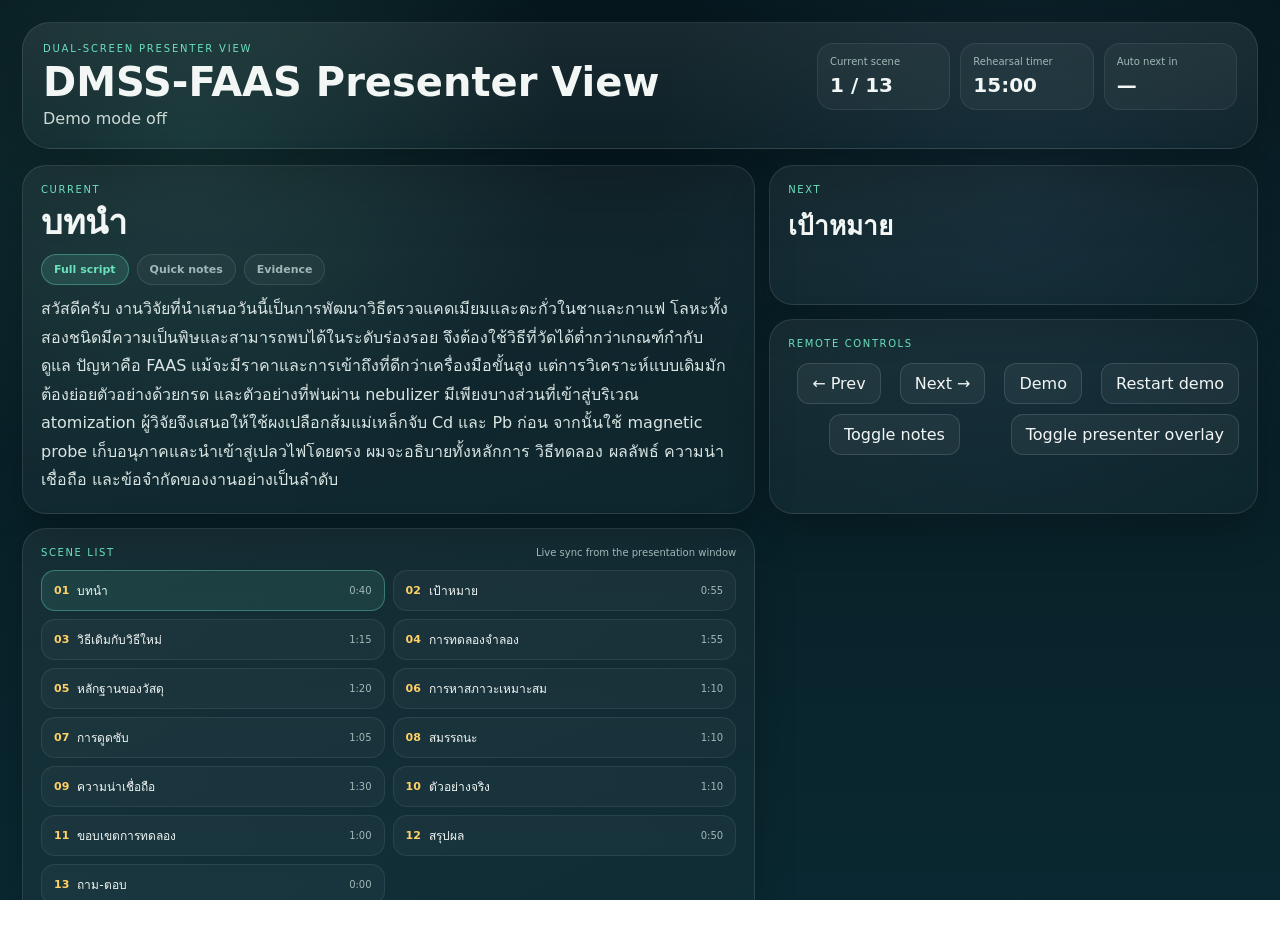
<file: presenter.html>
<!DOCTYPE html>

<html lang="en">
<head>
<meta charset="utf-8"/>
<meta content="width=device-width, initial-scale=1, viewport-fit=cover" name="viewport"/>
<meta content="#071d24" name="theme-color"/>
<title>DMSS-FAAS Presenter View</title>
<link href="styles.css?v=2.3.0" rel="stylesheet"/>
</head>
<body class="presenter-window-body">
<div class="presenter-window" id="presenterWindow">
<header class="presenter-window-header">
<div>
<span id="pwEyebrow">DUAL-SCREEN PRESENTER VIEW</span>
<h1 id="pwTitle">DMSS-FAAS Presenter View</h1>
<p id="pwStatus">Waiting for the main presentation window…</p>
</div>
<div class="presenter-window-stats">
<div><small id="pwSceneLabel">Current scene</small><b id="pwSceneCounter">—</b></div>
<div><small id="pwTimerLabel">Rehearsal timer</small><b id="pwTimer">15:00</b></div>
<div><small id="pwCountdownLabel">Auto next in</small><b id="pwCountdown">—</b></div>
</div>
</header>
<main class="presenter-window-grid">
<section class="presenter-window-card focus-card">
<span id="pwCurrentEyebrow">CURRENT</span>
<h2 id="pwCurrentTitle">Waiting for data</h2>
<div class="pw-reading-tabs"><button class="pw-read-tab is-active" id="pwScriptTab" type="button">Full script</button><button class="pw-read-tab" id="pwNotesTab" type="button">Quick notes</button><button class="pw-read-tab" id="pwEvidenceTab" type="button">Evidence</button></div>
<div class="pw-reading-content script-reader is-active" id="pwScriptContent"><p id="pwScript">Waiting for the full speaking script…</p></div>
<div class="pw-reading-content" id="pwNotesContent"><p id="pwNotes">Open the main presentation and use the Dual button to sync this screen.</p></div>
<div class="pw-reading-content" id="pwEvidenceContent"><p id="pwEvidence">Research evidence will appear here.</p><small id="pwSource"></small></div>
</section>
<section class="presenter-window-card next-card">
<span id="pwNextEyebrow">NEXT</span>
<h3 id="pwNextTitle">—</h3>
</section>
<section class="presenter-window-card control-card">
<span id="pwControlEyebrow">REMOTE CONTROLS</span>
<div class="presenter-window-actions">
<button class="small-button" id="pwPrev" type="button">← Prev</button>
<button class="small-button" id="pwNext" type="button">Next →</button>
<button class="small-button" id="pwDemo" type="button">Demo</button>
<button class="small-button" id="pwRestart" type="button">Restart demo</button>
<button class="small-button" id="pwNotesToggle" type="button">Toggle notes</button>
<button class="small-button" id="pwOverlayToggle" type="button">Toggle presenter overlay</button>
</div>
</section>
<section class="presenter-window-card list-card">
<div class="scene-list-head"><span id="pwSceneListLabel">Scene list</span><small id="pwSceneListHint">Live sync from the presentation window</small></div>
<div class="presenter-window-scene-list" id="pwSceneList"></div>
</section>
</main>
</div>
<script src="presenter.js?v=2.3.0"></script>
</body>
</html>
</file>
<file: styles.css>
:root{
  --bg:#071d24;--bg2:#0a2a31;--panel:#0e343c;--panel2:#123f48;--text:#f2f7f5;--muted:#9fb8b7;
  --mint:#6be0bd;--teal:#1fb4a6;--orange:#ff9d45;--gold:#ffd166;--red:#ff6b6b;--blue:#6ab8ff;
  --line:rgba(255,255,255,.12);--shadow:0 24px 70px rgba(0,0,0,.32);--radius:24px;
  --topbar-h:64px;--controls-h:62px;--vh:1vh;
}
*{box-sizing:border-box}html{margin:0;height:100%;overflow:hidden;-webkit-text-size-adjust:100%}body{margin:0;height:100%;overflow:hidden;background:var(--bg);color:var(--text);font-family:Inter,ui-sans-serif,system-ui,-apple-system,BlinkMacSystemFont,"Segoe UI",sans-serif;width:100%;min-width:320px}button,input,select{font:inherit;min-width:0}button{color:inherit}img,svg,canvas{max-width:100%;height:auto}.app{height:100%;min-height:calc(var(--vh,1vh)*100);display:grid;grid-template-rows:var(--topbar-h) 1fr var(--controls-h);background:radial-gradient(circle at 18% 5%,rgba(31,180,166,.14),transparent 30%),radial-gradient(circle at 80% 80%,rgba(255,157,69,.08),transparent 30%),var(--bg)}
.topbar,.controls{position:relative;z-index:30;display:flex;align-items:center;justify-content:space-between;gap:10px;padding:8px clamp(16px,2.6vw,44px);border-color:var(--line);background:rgba(5,24,30,.88);backdrop-filter:blur(18px)}.topbar{min-height:var(--topbar-h);border-bottom:1px solid var(--line)}.controls{min-height:var(--controls-h);border-top:1px solid var(--line)}
.brand{display:flex;align-items:center;gap:12px}.brand-mark{display:grid;place-items:center;width:36px;height:36px;border-radius:11px;background:linear-gradient(135deg,var(--orange),var(--gold));color:#17272a;font-weight:900;box-shadow:0 8px 26px rgba(255,157,69,.25)}.brand strong{display:block;letter-spacing:.06em;font-size:13px}.brand small{display:block;color:var(--muted);font-size:10px;margin-top:2px}.top-actions{display:flex;align-items:center;gap:8px;flex-wrap:wrap;justify-content:flex-end}.icon-button,.timer{border:1px solid var(--line);background:rgba(255,255,255,.04);height:38px;border-radius:12px;cursor:pointer}.icon-button{width:38px;font-weight:700}.icon-button:hover,.timer:hover{background:rgba(255,255,255,.09)}.timer-wrap{display:flex;align-items:center;gap:8px}.timer-label{font-size:9px;letter-spacing:.16em;color:var(--muted)}.timer{min-width:74px;padding:0 14px;font-variant-numeric:tabular-nums;font-weight:800}.timer.is-running{border-color:rgba(107,224,189,.5);color:var(--mint)}.timer.is-over{color:var(--red);border-color:rgba(255,107,107,.55)}
.stage{position:relative;overflow:hidden;min-height:0}.scene{position:absolute;inset:0;width:100%;padding:clamp(24px,3.2vw,54px) clamp(26px,5vw,84px);opacity:0;visibility:hidden;transform:translateX(35px) scale(.99);transition:opacity .42s ease,transform .42s ease,visibility .42s;overflow:hidden}.scene.is-active{opacity:1;visibility:visible;transform:none;z-index:2}.scene.is-leaving{transform:translateX(-35px) scale(.99)}
.section-heading{display:flex;align-items:flex-start;gap:18px;margin-bottom:clamp(18px,2vw,32px)}.section-number{display:grid;place-items:center;min-width:50px;height:50px;border:1px solid rgba(107,224,189,.38);border-radius:16px;color:var(--mint);font-weight:900;font-size:14px}.eyebrow{display:block;color:var(--mint);letter-spacing:.18em;font-size:10px;font-weight:800;margin-bottom:8px}.section-heading h2,.conclusion-copy h2{margin:0;font-size:clamp(28px,3.1vw,52px);line-height:1.02;letter-spacing:-.045em;max-width:1000px}.small-button{margin-left:auto;border:1px solid var(--line);background:rgba(255,255,255,.04);padding:9px 14px;border-radius:11px;cursor:pointer}.small-button:hover{background:rgba(255,255,255,.1)}
.reveal{animation:reveal .6s .05s both}.delay-1{animation-delay:.16s}.delay-2{animation-delay:.27s}@keyframes reveal{from{opacity:0;transform:translateY(14px)}to{opacity:1;transform:none}}
.primary-button,.ghost-button,.text-button{border:0;cursor:pointer;max-width:100%}.primary-button{display:inline-flex;align-items:center;justify-content:center;gap:18px;background:linear-gradient(135deg,var(--mint),#3bbec0);color:#062229;font-weight:900;padding:14px 20px;border-radius:14px;box-shadow:0 12px 30px rgba(66,208,184,.2)}.primary-button:hover{transform:translateY(-1px);filter:brightness(1.05)}.primary-button.full{width:100%}.ghost-button{background:rgba(255,255,255,.05);border:1px solid var(--line);padding:13px 18px;border-radius:14px}.ghost-button:hover{background:rgba(255,255,255,.1)}.text-button{background:none;color:var(--mint);padding:8px;text-decoration:underline;text-underline-offset:4px}
.scene-opening{display:grid;place-items:center}.ambient-orb{position:absolute;border-radius:50%;filter:blur(2px);opacity:.55}.orb-a{width:460px;height:460px;background:radial-gradient(circle,rgba(31,180,166,.18),transparent 68%);left:-160px;top:-180px}.orb-b{width:520px;height:520px;background:radial-gradient(circle,rgba(255,157,69,.12),transparent 65%);right:-160px;bottom:-240px}.hero-grid{width:min(1340px,100%);display:grid;grid-template-columns:1.05fr .95fr;gap:clamp(30px,5vw,80px);align-items:center}.hero-copy h1{font-size:clamp(48px,6.2vw,98px);line-height:.91;letter-spacing:-.07em;margin:12px 0 24px}.hero-copy h1 em{font-style:normal;color:var(--orange)}.lead{color:#c8d7d5;font-size:clamp(16px,1.4vw,22px);line-height:1.55;max-width:720px}.hero-actions{display:flex;gap:12px;flex-wrap:wrap;margin-top:30px}.source-line{font-size:11px;color:var(--muted);margin-top:18px}.hero-visual{position:relative;min-height:470px;border:1px solid var(--line);border-radius:36px;background:linear-gradient(160deg,rgba(255,255,255,.075),rgba(255,255,255,.018));box-shadow:var(--shadow);overflow:hidden}.cup{position:absolute;bottom:62px;width:138px;height:120px;border:7px solid rgba(255,255,255,.65);border-top:0;border-radius:0 0 32px 32px;display:grid;place-items:center;font-size:10px;letter-spacing:.15em;color:rgba(255,255,255,.72)}.cup:after{content:"";position:absolute;right:-44px;top:18px;width:42px;height:53px;border:7px solid rgba(255,255,255,.55);border-left:0;border-radius:0 28px 28px 0}.cup i{position:absolute;inset:7px;top:16px;border-radius:5px 5px 22px 22px}.tea-cup{left:70px}.tea-cup i{background:linear-gradient(rgba(212,163,52,.55),rgba(152,93,16,.8))}.coffee-cup{right:70px}.coffee-cup i{background:linear-gradient(rgba(89,51,31,.8),rgba(40,21,15,.96))}.metal-ion{position:absolute;width:62px;height:62px;border-radius:50%;display:grid;place-items:center;font-size:12px;font-weight:900;box-shadow:0 10px 24px rgba(0,0,0,.3);animation:float 3s ease-in-out infinite}.cd-ion{left:34%;top:62px;background:linear-gradient(135deg,var(--blue),#3556b8)}.pb-ion{right:27%;top:128px;background:linear-gradient(135deg,var(--orange),#a34e2d);animation-delay:-1.3s}@keyframes float{50%{transform:translateY(-12px)}}.magnetic-cluster{position:absolute;left:43%;top:210px;width:130px;height:100px}.magnetic-cluster span{position:absolute;width:28px;height:28px;border-radius:50%;background:radial-gradient(circle at 30% 30%,#ffd18c,#d5662b 42%,#25363b 46%,#091b21 75%);box-shadow:0 5px 15px rgba(0,0,0,.4)}.magnetic-cluster span:nth-child(1){left:0;top:40px}.magnetic-cluster span:nth-child(2){left:30px;top:15px}.magnetic-cluster span:nth-child(3){left:58px;top:48px}.magnetic-cluster span:nth-child(4){left:86px;top:18px}.magnetic-cluster span:nth-child(5){left:30px;top:68px}.magnetic-cluster span:nth-child(6){left:92px;top:65px}.magnet-mini{position:absolute;left:42%;bottom:38px;display:flex;transform:rotate(-10deg);box-shadow:0 10px 25px rgba(0,0,0,.35)}.magnet-mini b{display:grid;place-items:center;width:48px;height:50px;font-size:12px}.magnet-mini b:first-child{background:#ef5350;border-radius:8px 0 0 8px}.magnet-mini b:last-child{background:#386cbf;border-radius:0 8px 8px 0}.signal-line{position:absolute;right:32px;top:8px;width:230px}.signal-base{stroke:rgba(255,255,255,.15);fill:none;stroke-width:2}.signal-peak{stroke:var(--mint);fill:none;stroke-width:4;stroke-linecap:round;filter:drop-shadow(0 0 9px rgba(107,224,189,.4));stroke-dasharray:600;stroke-dashoffset:600;animation:draw 2.3s 1s forwards}@keyframes draw{to{stroke-dashoffset:0}}.opening-question{position:absolute;bottom:18px;left:50%;transform:translateX(-50%);font-size:11px;color:var(--muted);text-align:center;width:90%}
.goal-layout{display:grid;grid-template-columns:1.05fr .95fr;gap:22px;max-width:1280px}.goal-card{border:1px solid var(--line);background:linear-gradient(145deg,rgba(255,255,255,.065),rgba(255,255,255,.02));border-radius:var(--radius);box-shadow:0 14px 45px rgba(0,0,0,.13)}.main-goal{padding:34px;min-height:310px}.card-icon{width:58px;height:58px;border-radius:18px;display:grid;place-items:center;background:rgba(107,224,189,.12);color:var(--mint);font-size:35px}.card-kicker{display:block;margin:25px 0 10px;color:var(--mint);font-size:10px;letter-spacing:.16em;font-weight:800}.main-goal h3{font-size:clamp(24px,2.2vw,38px);line-height:1.12;margin:0 0 16px;letter-spacing:-.035em}.main-goal p{color:#bdd0cd;line-height:1.55;font-size:15px}.goal-stack{display:grid;gap:10px}.goal-card.compact{padding:15px 18px;display:flex;align-items:center;gap:15px}.goal-card.compact b{width:31px;height:31px;border-radius:10px;background:rgba(255,157,69,.12);display:grid;place-items:center;color:var(--orange)}.goal-card.compact span{font-size:14px}.regulatory-strip{margin-top:22px;max-width:1280px;border-radius:20px;padding:18px 24px;background:linear-gradient(90deg,rgba(107,224,189,.12),rgba(255,157,69,.09));border:1px solid var(--line);display:grid;grid-template-columns:1fr auto auto;gap:24px;align-items:center}.regulatory-strip>div:first-child span{font-size:9px;letter-spacing:.16em;color:var(--muted);display:block}.regulatory-strip>div:first-child strong{font-size:17px}.threshold{display:grid;grid-template-columns:auto auto;column-gap:8px;align-items:center}.threshold span{font-weight:900}.threshold b{font-size:32px;color:var(--gold)}.threshold small{grid-column:2;color:var(--muted)}
.comparison-switch{display:inline-flex;flex-wrap:wrap;max-width:100%;padding:4px;background:rgba(255,255,255,.05);border:1px solid var(--line);border-radius:14px;margin-bottom:18px}.compare-tab{border:0;background:transparent;padding:10px 18px;border-radius:10px;cursor:pointer;color:var(--muted);font-weight:800}.compare-tab.is-selected{background:var(--text);color:#08252c}.method-comparison{position:relative;max-width:1320px;height:390px}.method-panel{position:absolute;inset:0;overflow:auto;border-radius:28px;border:1px solid var(--line);background:linear-gradient(150deg,rgba(255,255,255,.065),rgba(255,255,255,.015));padding:28px;opacity:0;transform:scale(.98);pointer-events:none;transition:.35s}.method-panel.is-visible{opacity:1;transform:none;pointer-events:auto}.method-title{display:flex;align-items:center;gap:16px}.method-title h3{font-size:28px;margin:0}.method-badge{font-size:9px;letter-spacing:.15em;font-weight:900;color:var(--orange);border:1px solid rgba(255,157,69,.35);padding:7px 9px;border-radius:8px}.conventional-visual{display:flex;align-items:center;justify-content:center;gap:30px;height:210px}.acid-bottle{width:70px;height:100px;border-radius:8px 8px 18px 18px;background:linear-gradient(#f4f6f2 65%,#e9d54f 66%);color:#183037;display:grid;place-items:center;font-weight:900;box-shadow:0 12px 20px rgba(0,0,0,.2)}.acid-bottle:before{content:"";position:absolute}.heat-vessel{position:relative;width:110px;height:125px;border:4px solid rgba(255,255,255,.7);border-top:0;border-radius:0 0 28px 28px}.heat-vessel .liquid{position:absolute;left:5px;right:5px;bottom:5px;height:64%;border-radius:0 0 20px 20px;background:rgba(255,194,80,.45)}.heat-vessel:after{content:"♨";position:absolute;bottom:-42px;width:100%;text-align:center;color:var(--orange);font-size:28px}.heat-vessel span,.nebulizer span{position:absolute;bottom:-63px;width:160px;left:50%;transform:translateX(-50%);font-size:10px;color:var(--muted);text-align:center}.arrow-flow{font-size:34px;color:var(--muted)}.nebulizer{position:relative;width:130px;height:55px;border-radius:28px;background:#d6e2df}.spray{position:absolute;right:-70px;top:4px;width:76px;height:48px;background:radial-gradient(circle at 5% 50%,rgba(107,224,189,.8) 0 2px,transparent 3px),radial-gradient(circle at 35% 20%,rgba(107,224,189,.5) 0 2px,transparent 3px),radial-gradient(circle at 65% 65%,rgba(107,224,189,.4) 0 2px,transparent 3px);background-size:16px 16px}.atomizer-box{width:160px;height:130px;border:1px dashed rgba(255,255,255,.3);border-radius:18px;display:grid;place-items:center;text-align:center}.atomizer-box b{font-size:38px;color:var(--red)}.atomizer-box span{font-size:10px;color:var(--muted)}.tiny-particles{position:absolute}.method-points{display:flex;justify-content:center;gap:12px}.method-points span{font-size:11px;border:1px solid rgba(255,107,107,.25);background:rgba(255,107,107,.08);color:#ffc2c2;padding:8px 12px;border-radius:999px}.method-points.positive span{border-color:rgba(107,224,189,.25);background:rgba(107,224,189,.08);color:#c5fff0}.dmss-mini-flow{display:grid;grid-template-columns:1fr auto 1fr auto 1fr auto 1fr;align-items:center;gap:18px;margin:40px 0 26px}.dmss-mini-flow>b{color:var(--muted);font-size:25px}.mini-step{display:flex;flex-direction:column;align-items:center;text-align:center;gap:12px}.mini-step i{display:block;width:70px;height:70px;border-radius:22px;background:rgba(107,224,189,.1);border:1px solid rgba(107,224,189,.22);position:relative}.mini-step span{font-size:12px;color:#c8d8d5}.tube-icon:before{content:"";position:absolute;left:24px;top:12px;width:22px;height:42px;border:3px solid var(--mint);border-top:0;border-radius:0 0 12px 12px}.magnet-icon:before{content:"N  S";position:absolute;inset:18px 8px;display:grid;place-items:center;background:linear-gradient(90deg,#ef5350 50%,#386cbf 50%);border-radius:8px;font-style:normal;font-size:9px;word-spacing:18px}.probe-icon:before{content:"";position:absolute;width:5px;height:48px;background:#d4dedc;left:32px;top:8px;border-radius:3px}.probe-icon:after{content:"";position:absolute;width:24px;height:12px;border-radius:50%;background:#34251f;left:23px;bottom:9px}.flame-icon:before{content:"";position:absolute;left:22px;top:8px;width:28px;height:50px;background:linear-gradient(var(--gold),var(--orange),#2e7dff);clip-path:polygon(50% 0,78% 35%,88% 64%,70% 100%,28% 100%,10% 64%,24% 34%)}.transport-meter{max-width:760px;margin:0 auto 18px;text-align:center}.transport-meter>span{font-size:11px;color:var(--muted)}.transport-meter>div{height:10px;border-radius:10px;background:rgba(255,255,255,.08);overflow:hidden;margin:8px 0}.transport-meter i{display:block;height:100%;background:linear-gradient(90deg,var(--mint),var(--gold));border-radius:10px;animation:fill 1s .3s both}@keyframes fill{from{width:0}}.transport-meter strong{font-size:13px;color:var(--mint)}.difference-verdict{max-width:1320px;margin-top:18px;padding:15px 20px;border-left:3px solid var(--orange);background:rgba(255,157,69,.07);border-radius:0 14px 14px 0;color:#d9e5e2;font-size:14px}
.experiment-layout{display:grid;grid-template-columns:1fr 360px;gap:24px;height:calc(100% - 92px)}.experiment-stage{border-radius:28px;border:1px solid var(--line);background:linear-gradient(160deg,rgba(255,255,255,.055),rgba(255,255,255,.015));position:relative;overflow:hidden}.lab-bench{position:absolute;inset:0 0 90px}.lab-bench:after{content:"";position:absolute;left:4%;right:4%;bottom:55px;height:12px;background:#203c42;border-radius:8px;box-shadow:0 14px 0 #112a30}.sample-tube{position:absolute;left:16%;bottom:68px;width:112px;height:230px;border:5px solid rgba(225,240,237,.72);border-top-width:9px;border-radius:12px 12px 44px 44px;overflow:hidden;transition:.8s}.tube-liquid{position:absolute;left:5px;right:5px;bottom:5px;height:72%;background:linear-gradient(rgba(157,216,199,.26),rgba(68,143,133,.42));border-radius:0 0 36px 36px}.tube-label{position:absolute;bottom:50px;width:100%;text-align:center;font-size:10px;color:#d9ebe7}.particles{position:absolute;inset:48px 8px 10px}.particles i{position:absolute;width:9px;height:9px;border-radius:50%;background:radial-gradient(circle at 30% 30%,#f9a95e,#783f24 45%,#17262b 52%);transition:1s;animation:particle-float 2s ease-in-out infinite}@keyframes particle-float{50%{transform:translate(8px,-8px)}}.sample-tube.is-shaking{animation:shake .12s infinite}@keyframes shake{25%{transform:translateX(-5px) rotate(-1deg)}75%{transform:translateX(5px) rotate(1deg)}}.particles.is-settled i{top:auto!important;bottom:var(--settle,5px)!important;left:var(--left,30%)!important;animation:none}.external-magnet{position:absolute;left:14.6%;bottom:25px;display:flex;opacity:.1;transform:translateY(40px);transition:.7s}.external-magnet.is-active{opacity:1;transform:none}.external-magnet b{display:grid;place-items:center;width:62px;height:45px;font-size:11px}.external-magnet b:first-child{background:#ef5350;border-radius:8px 0 0 8px}.external-magnet b:last-child{background:#386cbf;border-radius:0 8px 8px 0}.magnetic-probe{position:absolute;left:38%;top:10px;width:50px;height:300px;transform:translateY(-340px);transition:1s}.magnetic-probe span{position:absolute;left:21px;top:0;width:8px;height:260px;border-radius:5px;background:linear-gradient(90deg,#a8b9ba,#f2f5f4,#819596)}.magnetic-probe i{position:absolute;left:8px;bottom:10px;width:35px;height:25px;border-radius:50%;background:#231a18;box-shadow:0 0 15px #ff9d45}.magnetic-probe.is-lowered{transform:translateY(30px)}.magnetic-probe.is-flame{left:64%;top:135px;transform:rotate(58deg);transform-origin:top;z-index:3}.faas-unit{position:absolute;right:8%;bottom:56px;width:270px;height:190px}.burner{position:absolute;left:50px;bottom:0;width:180px;height:55px;border-radius:8px 8px 20px 20px;background:linear-gradient(#b7c3c2,#4b6266)}.burner:before{content:"";position:absolute;left:15px;right:15px;top:-10px;height:13px;border-radius:50%;background:#192c31}.burner-flame{position:absolute;left:87px;bottom:45px;width:110px;height:135px;opacity:.55;background:radial-gradient(ellipse at bottom,rgba(70,151,255,.8),rgba(77,214,202,.35) 35%,rgba(255,193,85,.35) 60%,transparent 72%);clip-path:polygon(50% 0,73% 25%,91% 63%,78% 100%,20% 100%,9% 63%,28% 28%);filter:blur(2px);transition:.5s}.burner-flame.is-hot{opacity:1;filter:drop-shadow(0 0 25px rgba(255,157,69,.5))}.beam{position:absolute;left:-70px;right:-130px;top:70px;height:4px;background:linear-gradient(90deg,transparent,var(--gold) 18%,var(--gold) 80%,transparent);box-shadow:0 0 14px rgba(255,209,102,.55)}.faas-unit>span{position:absolute;right:0;bottom:4px;color:var(--muted);font-size:11px}.signal-monitor{position:absolute;right:4%;top:20px;width:300px;border:1px solid var(--line);background:rgba(3,16,20,.72);border-radius:18px;padding:8px 10px 10px}.signal-monitor svg{width:100%;height:100px}.axis{stroke:rgba(255,255,255,.16);fill:none;stroke-width:2}.experiment-signal{stroke:var(--mint);fill:none;stroke-width:4;stroke-linecap:round;transition:1.2s}.signal-monitor span{display:block;text-align:center;font-size:10px;color:var(--muted)}.experiment-status{position:absolute;left:0;right:0;bottom:0;height:90px;border-top:1px solid var(--line);padding:15px 22px;background:rgba(5,24,30,.7)}.experiment-status span{font-size:9px;letter-spacing:.15em;color:var(--mint)}.experiment-status strong{display:block;margin:6px 0 9px;font-size:14px}.experiment-progress{height:5px;background:rgba(255,255,255,.08);border-radius:5px;overflow:hidden}.experiment-progress i{display:block;height:100%;width:20%;background:linear-gradient(90deg,var(--mint),var(--gold));transition:.5s}.experiment-controls{border:1px solid var(--line);border-radius:28px;background:rgba(255,255,255,.035);padding:18px;display:flex;flex-direction:column}.metal-select{display:grid;grid-template-columns:1fr 1fr;gap:8px}.metal-button{border:1px solid var(--line);background:transparent;border-radius:13px;padding:10px;cursor:pointer;font-weight:900}.metal-button small{display:block;color:var(--muted);font-weight:500;margin-top:3px}.metal-button.is-active{background:rgba(107,224,189,.12);border-color:rgba(107,224,189,.4);color:var(--mint)}.protocol-list{padding:0;margin:14px 0;list-style:none;display:grid;gap:6px;flex:1}.protocol-list button{width:100%;border:0;background:transparent;display:flex;align-items:center;gap:12px;text-align:left;padding:10px;border-radius:12px;cursor:pointer}.protocol-list li.is-current button{background:rgba(255,255,255,.08)}.protocol-list b{color:var(--orange);font-size:10px}.protocol-list span{font-size:12px}.protocol-list li.is-done span{text-decoration:line-through;color:var(--muted)}
.sorbent-layout{display:grid;grid-template-columns:.95fr 1.05fr;gap:24px}.synthesis-flow{position:relative;display:grid;grid-template-columns:1fr 1fr;gap:10px;padding-right:220px;min-height:360px}.synthesis-step{border:1px solid var(--line);background:rgba(255,255,255,.03);border-radius:18px;padding:18px;text-align:left;cursor:pointer}.synthesis-step.is-active{border-color:rgba(255,157,69,.5);background:rgba(255,157,69,.09)}.synthesis-step i{display:block;color:var(--orange);font-style:normal;font-size:9px;margin-bottom:15px}.synthesis-step b{display:block;font-size:15px}.synthesis-step span{display:block;color:var(--muted);font-size:10px;margin-top:5px}.synthesis-visual{position:absolute;right:0;top:0;width:200px;height:100%;border:1px solid var(--line);border-radius:24px;background:radial-gradient(circle at 50% 38%,rgba(255,157,69,.15),transparent 50%),rgba(255,255,255,.025);overflow:hidden}.orange-peel-shape{position:absolute;left:44px;top:55px;width:115px;height:115px;border-radius:50%;border:24px solid var(--orange);border-left-color:transparent;transform:rotate(-35deg);transition:.6s}.orange-peel-shape:after{content:"";position:absolute;inset:0;border-radius:50%;border:8px solid #ffd68d}.powder-cloud,.iron-dots{position:absolute;inset:35px}.powder-cloud:before{content:"";position:absolute;inset:80px 20px 25px;background:radial-gradient(circle at 20% 30%,#df8a36 0 3px,transparent 4px),radial-gradient(circle at 70% 15%,#f3b26c 0 3px,transparent 4px),radial-gradient(circle at 45% 70%,#bb6527 0 3px,transparent 4px);background-size:16px 17px;opacity:0;transition:.6s}.iron-dots:before{content:"";position:absolute;inset:65px 10px 20px;background:radial-gradient(circle,#172328 0 4px,#df7934 5px 7px,transparent 8px);background-size:26px 25px;opacity:0;transition:.6s}.synthesis-magnet{position:absolute;left:43px;bottom:24px;display:flex;opacity:0;transition:.6s}.synthesis-magnet b{width:55px;height:40px;display:grid;place-items:center;font-size:9px}.synthesis-magnet b:first-child{background:#ef5350;border-radius:8px 0 0 8px}.synthesis-magnet b:last-child{background:#386cbf;border-radius:0 8px 8px 0}.state-grind .orange-peel-shape{opacity:0;transform:scale(.2)}.state-grind .powder-cloud:before{opacity:1}.state-magnetize .orange-peel-shape{opacity:0}.state-magnetize .iron-dots:before{opacity:1}.state-separate .orange-peel-shape{opacity:0}.state-separate .iron-dots:before,.state-separate .synthesis-magnet{opacity:1}.evidence-grid{display:grid;grid-template-columns:1fr 1fr;gap:12px}.evidence-card{border:1px solid var(--line);background:rgba(255,255,255,.035);border-radius:20px;padding:20px}.evidence-card>span{font-size:9px;letter-spacing:.15em;color:var(--mint)}.evidence-card>b{display:block;font-size:22px;margin:8px 0}.evidence-card p{font-size:12px;line-height:1.5;color:#b8ccca;margin:0}.evidence-card.metrics{display:grid;grid-template-columns:1fr 1fr;gap:10px}.evidence-card.metrics>span{grid-column:1/-1}.evidence-card.metrics div{background:rgba(255,255,255,.04);padding:12px;border-radius:14px}.evidence-card.metrics b{font-size:20px;color:var(--gold)}.evidence-card.metrics small{display:block;color:var(--muted);font-size:9px;margin-top:5px}.evidence-actions{display:flex;justify-content:flex-end;gap:10px;margin-top:14px}
.optimization-layout{display:grid;grid-template-columns:1fr .9fr;gap:24px;max-width:1220px}.optimizer,.response-card{border:1px solid var(--line);border-radius:26px;background:rgba(255,255,255,.035);padding:26px}.optimizer-toolbar{display:grid;grid-template-columns:1fr 1fr;gap:12px;margin-bottom:22px}.optimizer-toolbar label{font-size:10px;color:var(--muted)}.optimizer-toolbar select{width:100%;margin-top:6px;background:#0b2b32;color:var(--text);border:1px solid var(--line);border-radius:10px;padding:10px}.range-row{display:block;margin:19px 0}.range-row>span{display:flex;justify-content:space-between;font-size:12px}.range-row b{color:var(--gold)}input[type=range]{width:100%;accent-color:var(--mint);margin-top:12px}.model-note{font-size:10px;color:var(--muted);line-height:1.5}.response-card{text-align:center;display:flex;flex-direction:column;align-items:center}.response-card>span{font-size:9px;letter-spacing:.16em;color:var(--muted)}.response-card>strong{font-size:clamp(60px,7vw,100px);line-height:1;color:var(--mint);margin:15px 0}.response-gauge{width:85%;height:13px;border-radius:12px;background:rgba(255,255,255,.08);overflow:hidden}.response-gauge i{display:block;height:100%;background:linear-gradient(90deg,var(--blue),var(--mint),var(--gold));width:90%;border-radius:12px;transition:.5s}.optimization-verdict{margin:12px 0 20px;padding:8px 12px;border-radius:999px;background:rgba(107,224,189,.11);color:var(--mint);font-size:11px}.doe-proof{width:100%;display:grid;grid-template-columns:1fr 1fr 1fr;gap:8px}.doe-proof div{padding:12px 8px;border-radius:14px;background:rgba(255,255,255,.04)}.doe-proof b{display:block;font-size:12px}.doe-proof span{display:block;font-size:8px;color:var(--muted);margin-top:4px}
.adsorption-toggle{display:inline-flex;border:1px solid var(--line);border-radius:13px;padding:4px;background:rgba(255,255,255,.03);margin-bottom:18px}.adsorb-button{border:0;background:transparent;color:var(--muted);padding:9px 16px;border-radius:9px;cursor:pointer}.adsorb-button.is-active{background:var(--text);color:#08252c;font-weight:900}.adsorption-layout{display:grid;grid-template-columns:1.1fr .95fr .75fr;gap:18px}.adsorption-animation,.kinetics-card,.capacity-card{min-height:330px;border:1px solid var(--line);border-radius:24px;background:rgba(255,255,255,.035);padding:22px;position:relative;overflow:hidden}.surface-label{font-size:10px;color:var(--muted)}.sorbent-surface{position:absolute;left:10%;right:10%;bottom:42px;height:80px;border-radius:50% 50% 22px 22px;background:linear-gradient(170deg,#934b28,#3b2821);box-shadow:inset 0 14px 30px rgba(255,171,82,.18),0 20px 30px rgba(0,0,0,.3)}.sorbent-surface span{position:absolute;width:16px;height:16px;border-radius:50%;background:#d66b35;top:-5px}.sorbent-surface span:nth-child(1){left:10%}.sorbent-surface span:nth-child(2){left:27%;top:-12px}.sorbent-surface span:nth-child(3){left:43%}.sorbent-surface span:nth-child(4){left:59%;top:-11px}.sorbent-surface span:nth-child(5){left:74%}.sorbent-surface span:nth-child(6){left:88%;top:-8px}.adsorb-ions i{position:absolute;width:52px;height:52px;border-radius:50%;display:grid;place-items:center;font-style:normal;font-size:10px;font-weight:900;background:linear-gradient(135deg,var(--blue),#3556b8);animation:adsorb 3.2s ease-in-out infinite}.adsorb-ions.pb-mode i{background:linear-gradient(135deg,var(--orange),#9a4f2b)}.adsorb-ions i:nth-child(1){left:15%;top:55px}.adsorb-ions i:nth-child(2){left:38%;top:90px;animation-delay:-.8s}.adsorb-ions i:nth-child(3){left:60%;top:46px;animation-delay:-1.5s}.adsorb-ions i:nth-child(4){left:75%;top:116px;animation-delay:-2.2s}.adsorb-ions i:nth-child(5){left:25%;top:150px;animation-delay:-2.7s}@keyframes adsorb{50%,100%{transform:translateY(115px) scale(.8);opacity:.8}}.kinetics-card>span,.capacity-card>span{font-size:9px;letter-spacing:.15em;color:var(--muted)}.kinetics-card>strong,.capacity-card>strong{display:block;font-size:19px;margin:10px 0;color:var(--mint)}.kinetics-card svg{width:100%;height:185px}.curve-line{stroke:var(--orange);stroke-width:4;fill:none;stroke-linecap:round;transition:.6s}.kinetics-card>div{display:flex;align-items:center;gap:12px}.kinetics-card>div b{color:var(--gold)}.kinetics-card>div span{color:var(--muted);font-size:9px}.capacity-card{text-align:center}.capacity-orbit{width:145px;height:145px;border:1px solid rgba(107,224,189,.28);border-radius:50%;margin:25px auto 16px;display:grid;place-items:center;align-content:center;background:radial-gradient(circle,rgba(107,224,189,.1),transparent 65%);box-shadow:0 0 0 15px rgba(107,224,189,.025)}.capacity-orbit b{font-size:38px;color:var(--gold)}.capacity-orbit small{font-size:9px;color:var(--muted)}.capacity-card p{color:#b8ccca;font-size:11px;line-height:1.5}.scientific-warning{margin-top:16px;font-size:11px;color:#f4d9a3;border:1px solid rgba(255,209,102,.2);background:rgba(255,209,102,.06);padding:11px 14px;border-radius:13px;text-align:center}
.performance-layout{display:grid;grid-template-columns:1.25fr .75fr;gap:20px}.sensitivity-card{border:1px solid var(--line);border-radius:26px;background:rgba(255,255,255,.035);padding:24px}.card-header{display:flex;justify-content:space-between;align-items:flex-start}.card-header span{font-size:9px;letter-spacing:.15em;color:var(--muted)}.card-header h3{font-size:20px;margin:7px 0}.mini-toggle{display:flex;border:1px solid var(--line);border-radius:10px;padding:3px}.gain-button{border:0;background:transparent;color:var(--muted);padding:7px 12px;border-radius:7px;cursor:pointer}.gain-button.is-active{background:var(--text);color:#08252c;font-weight:900}.bar-chart{height:265px;display:flex;align-items:flex-end;justify-content:center;gap:11%;padding:20px 40px 0;border-bottom:1px solid var(--line)}.bar-column{height:100%;width:21%;display:flex;flex-direction:column;justify-content:flex-end;align-items:center;gap:8px}.bar-column b{font-size:18px;color:var(--gold)}.bar-column i{width:100%;background:linear-gradient(var(--mint),#258b8d);border-radius:12px 12px 4px 4px;transition:.55s;min-height:8px;box-shadow:0 0 20px rgba(107,224,189,.15)}.bar-column span{font-size:11px;color:var(--muted);margin-bottom:8px}.sensitivity-card p{font-size:11px;color:#bbcecb;margin:15px 0 0}.efficiency-grid{display:grid;grid-template-columns:1fr 1fr;gap:12px}.efficiency-grid article{border:1px solid var(--line);border-radius:22px;background:rgba(255,255,255,.035);padding:20px;display:flex;flex-direction:column;justify-content:center;min-height:155px}.eff-icon{font-size:25px;color:var(--orange)}.efficiency-grid b{font-size:20px;margin:14px 0 4px}.efficiency-grid small{color:var(--muted)}.performance-verdict{margin-top:18px;max-width:1190px;display:flex;align-items:center;gap:18px;border:1px solid rgba(107,224,189,.25);background:rgba(107,224,189,.07);border-radius:18px;padding:14px 20px}.performance-verdict span{font-size:9px;letter-spacing:.15em;color:var(--muted)}.performance-verdict strong{font-size:18px;color:var(--mint)}.performance-verdict small{margin-left:auto;color:var(--muted)}
.reliability-layout{display:grid;grid-template-columns:1.05fr .9fr .72fr;gap:16px}.validation-dashboard{display:grid;grid-template-columns:1fr 1fr;gap:9px}.validation-dashboard article{border:1px solid var(--line);border-radius:17px;background:rgba(255,255,255,.035);padding:15px}.validation-dashboard span{font-size:9px;color:var(--muted);display:block}.validation-dashboard b{display:block;font-size:15px;margin:7px 0 10px}.status{display:inline-block;font-style:normal;font-size:8px;letter-spacing:.1em;padding:5px 7px;border-radius:6px}.status.good{background:rgba(107,224,189,.12);color:var(--mint)}.evidence-ladder,.credibility-card{border:1px solid var(--line);border-radius:22px;background:rgba(255,255,255,.035);padding:20px}.evidence-ladder h3{margin:0 0 15px}.evidence-ladder ol{list-style:none;padding:0;margin:0;display:grid;gap:13px;counter-reset:step}.evidence-ladder li{counter-increment:step;position:relative;padding-left:38px}.evidence-ladder li:before{content:counter(step);position:absolute;left:0;top:0;width:25px;height:25px;display:grid;place-items:center;border-radius:8px;background:rgba(255,157,69,.13);color:var(--orange);font-size:9px;font-weight:900}.evidence-ladder b{display:block;font-size:12px}.evidence-ladder span{display:block;font-size:9px;color:var(--muted);line-height:1.45;margin-top:3px}.credibility-card{text-align:center}.credibility-card>span{font-size:9px;letter-spacing:.15em;color:var(--muted)}.credibility-ring{margin:18px auto;width:148px;height:148px;border-radius:50%;display:grid;place-items:center;align-content:center;background:conic-gradient(var(--mint) 0 72%,rgba(255,255,255,.07) 72%);position:relative}.credibility-ring:before{content:"";position:absolute;inset:12px;border-radius:50%;background:#0c3038}.credibility-ring b,.credibility-ring small{position:relative}.credibility-ring b{font-size:24px;color:var(--mint)}.credibility-ring small{font-size:9px;color:var(--muted)}.credibility-card p{font-size:11px;line-height:1.5;color:#bdd0cd}.limits-mini{display:flex;flex-wrap:wrap;gap:6px;justify-content:center}.limits-mini span{font-size:8px;color:#f2c2c2;background:rgba(255,107,107,.07);border:1px solid rgba(255,107,107,.18);padding:5px 7px;border-radius:999px}
.sample-summary{display:grid;grid-template-columns:repeat(4,1fr);gap:10px;margin-bottom:18px}.sample-summary article{border:1px solid var(--line);border-radius:18px;background:rgba(255,255,255,.035);padding:15px}.sample-summary span{display:block;font-size:9px;color:var(--muted)}.sample-summary b{display:block;font-size:18px;margin:7px 0}.sample-summary small{font-size:9px;color:var(--muted)}.real-results-layout{display:grid;grid-template-columns:1.15fr .85fr;gap:20px}.real-sample-chart,.sample-inspector{border:1px solid var(--line);border-radius:24px;background:rgba(255,255,255,.035);min-height:330px}.real-sample-chart{display:flex;align-items:flex-end;gap:7%;padding:35px 38px 25px;position:relative}.real-sample-chart:before{content:"Pb MRL = 50 µg L⁻¹";position:absolute;left:28px;right:28px;top:24px;border-top:1px dashed rgba(255,209,102,.55);padding-top:6px;font-size:9px;color:var(--gold);text-align:right}.sample-result-bar{flex:1;height:100%;display:flex;flex-direction:column;justify-content:flex-end;align-items:center;gap:7px}.sample-result-bar i{display:block;width:72%;background:linear-gradient(var(--orange),#a4532d);border-radius:10px 10px 4px 4px;min-height:5px;transition:.45s}.sample-result-bar b{font-size:11px;color:var(--gold)}.sample-result-bar span{font-size:8px;color:var(--muted);text-align:center}.sample-inspector{padding:22px}.sample-inspector>span{font-size:9px;letter-spacing:.15em;color:var(--muted)}.sample-buttons{display:flex;flex-wrap:wrap;gap:7px;margin:13px 0}.sample-buttons button{border:1px solid var(--line);background:transparent;border-radius:9px;padding:7px 9px;font-size:9px;cursor:pointer}.sample-buttons button.is-active{background:var(--text);color:#08252c;font-weight:900}.selected-sample{padding:17px;background:rgba(255,255,255,.04);border-radius:17px;text-align:center}.selected-sample>span{display:block;color:var(--mint);font-size:11px}.selected-sample>strong{font-size:54px;color:var(--gold)}.selected-sample>small{display:block;color:var(--muted)}.mrl-line{height:9px;background:rgba(255,255,255,.08);border-radius:9px;margin:16px 0 6px;position:relative}.mrl-line i{display:block;height:100%;background:linear-gradient(90deg,var(--mint),var(--orange));border-radius:9px;transition:.45s}.mrl-line b{position:absolute;right:0;top:13px;font-size:8px;color:var(--muted)}.sample-inspector p{font-size:10px;color:#b8ccca;line-height:1.5;margin-top:18px}
.scope-layout{display:grid;grid-template-columns:1.05fr .95fr;gap:20px}.scope-in,.scope-out{border:1px solid var(--line);border-radius:26px;background:rgba(255,255,255,.035);padding:25px;min-height:410px}.scope-in h3,.scope-out h3{margin:0 0 18px;font-size:22px}.scope-in h3{color:var(--mint)}.scope-out h3{color:var(--orange)}.matrix-chips{display:flex;flex-wrap:wrap;gap:8px}.matrix-chips span{border:1px solid rgba(107,224,189,.2);background:rgba(107,224,189,.07);padding:8px 11px;border-radius:999px;font-size:10px}.prep-grid{display:grid;grid-template-columns:1fr 1fr;gap:10px;margin-top:25px}.prep-grid article{padding:16px;border-radius:17px;background:rgba(255,255,255,.04)}.prep-grid b{display:block;color:var(--gold);font-size:14px;margin-bottom:6px}.prep-grid span{font-size:10px;color:var(--muted);line-height:1.5}.scope-out ul{padding-left:20px;color:#c0d1cf;font-size:12px;line-height:1.7}.reporting-note{margin-top:18px;border-left:3px solid var(--orange);background:rgba(255,157,69,.07);padding:14px;border-radius:0 14px 14px 0}.reporting-note b{display:block;color:var(--orange);font-size:11px}.reporting-note span{display:block;color:#c8d6d4;font-size:9px;line-height:1.55;margin-top:6px}
.conclusion-grid{display:grid;grid-template-columns:1.15fr .85fr;gap:32px;align-items:center;height:calc(100% - 45px)}.conclusion-copy h2{font-size:clamp(36px,4.2vw,66px);max-width:850px}.answer-grid{display:grid;grid-template-columns:1fr 1fr;gap:9px;margin-top:24px}.answer-grid article{border:1px solid var(--line);background:rgba(255,255,255,.032);border-radius:16px;padding:14px}.answer-grid span{font-size:8px;letter-spacing:.15em;color:var(--mint)}.answer-grid p{font-size:10px;line-height:1.45;color:#c3d3d0;margin:6px 0 0}.verdict-visual{display:flex;flex-direction:column;align-items:center}.cycle-graphic{position:relative;width:390px;height:390px;border-radius:50%;border:1px solid rgba(107,224,189,.14);background:radial-gradient(circle,rgba(107,224,189,.09),transparent 58%)}.cycle-core{position:absolute;left:50%;top:50%;transform:translate(-50%,-50%);width:128px;height:128px;border-radius:50%;display:grid;place-items:center;align-content:center;text-align:center;background:linear-gradient(145deg,#164d56,#0b2a31);border:1px solid rgba(107,224,189,.25);box-shadow:0 20px 50px rgba(0,0,0,.35);color:var(--mint)}.cycle-core b{font-size:24px;color:var(--text)}.cycle-item{position:absolute;width:100px;height:70px;border-radius:18px;background:rgba(255,255,255,.045);border:1px solid var(--line);display:grid;place-items:center;text-align:center;font-size:10px}.c1{left:145px;top:12px}.c2{right:10px;top:150px}.c3{left:145px;bottom:12px}.c4{left:10px;top:150px}.cycle-arrow{position:absolute;color:var(--orange);font-size:22px}.a1{right:64px;top:86px;transform:rotate(45deg)}.a2{right:67px;bottom:83px;transform:rotate(135deg)}.a3{left:66px;bottom:84px;transform:rotate(225deg)}.verdict-visual blockquote{font-size:11px;line-height:1.6;color:#bed0cd;text-align:center;max-width:430px;margin:20px 0 0}.conclusion-next{position:absolute;bottom:20px;right:5vw}.scene-qa{overflow:auto;padding-bottom:50px}.qa-grid{display:grid;grid-template-columns:1fr 1fr;gap:12px}.qa-grid details{border:1px solid var(--line);background:rgba(255,255,255,.035);border-radius:17px;padding:15px}.qa-grid summary{cursor:pointer;font-size:12px;font-weight:800}.qa-grid p{font-size:10px;line-height:1.55;color:#b9ccca}.reference-footer{display:flex;justify-content:space-between;align-items:center;margin-top:16px;border-top:1px solid var(--line);padding-top:15px}.reference-footer b{display:block;font-size:10px}.reference-footer span{font-size:9px;color:var(--muted)}.reference-actions{display:flex;gap:8px}
.nav-button{width:44px;height:38px;border-radius:12px;border:1px solid var(--line);background:rgba(255,255,255,.04);cursor:pointer;font-size:18px}.nav-button:hover{background:rgba(255,255,255,.1)}.nav-button:disabled{opacity:.25;cursor:not-allowed}.scene-status{width:min(620px,60vw);display:flex;align-items:center;gap:15px}.progress-track{height:5px;background:rgba(255,255,255,.09);border-radius:6px;overflow:hidden;flex:1}.progress-track i{display:block;height:100%;width:8.3%;background:linear-gradient(90deg,var(--mint),var(--orange));transition:.45s}.scene-status span{font-size:10px;color:var(--muted);min-width:130px;text-align:right}
.notes-panel{position:fixed;max-width:100%;z-index:60;right:18px;top:80px;bottom:80px;width:min(370px,calc(100vw - 36px));border:1px solid var(--line);border-radius:22px;background:rgba(7,29,36,.97);backdrop-filter:blur(24px);box-shadow:var(--shadow);padding:20px;transform:translateX(calc(100% + 40px));transition:.35s}.notes-panel.is-open{transform:none}.notes-header{display:flex;justify-content:space-between;align-items:flex-start;border-bottom:1px solid var(--line);padding-bottom:14px}.notes-header span{font-size:8px;letter-spacing:.15em;color:var(--mint)}.notes-header strong{display:block;font-size:18px;margin-top:4px}.notes-header button,.dialog-close{border:0;background:rgba(255,255,255,.06);width:32px;height:32px;border-radius:10px;cursor:pointer;font-size:20px}.notes-panel>p{font-size:13px;line-height:1.7;color:#d2dfdd}.notes-meta{display:flex;justify-content:space-between;border:1px solid var(--line);background:rgba(255,255,255,.03);border-radius:13px;padding:12px}.notes-meta span{font-size:9px;color:var(--muted)}.notes-meta b{color:var(--gold)}.keyboard-help{position:absolute;left:20px;right:20px;bottom:20px;border-top:1px solid var(--line);padding-top:12px;display:grid;grid-template-columns:1fr 1fr;gap:5px}.keyboard-help b{grid-column:1/-1;font-size:10px}.keyboard-help span{font-size:8px;color:var(--muted)}
.source-dialog{width:min(1100px,94vw);max-width:100%;max-height:90vh;border:1px solid var(--line);border-radius:24px;background:#071d24;color:var(--text);padding:22px;box-shadow:var(--shadow)}.source-dialog::backdrop{background:rgba(0,0,0,.72);backdrop-filter:blur(7px)}.dialog-close{position:absolute;right:16px;top:16px;color:var(--text)}.dialog-copy span{font-size:9px;letter-spacing:.15em;color:var(--mint)}.dialog-copy h3{margin:7px 0;font-size:25px}.dialog-copy p{color:var(--muted);font-size:11px}.source-dialog img{display:block;max-width:100%;height:auto;max-height:68vh;margin:12px auto 0;border-radius:13px;background:white}.install-toast{position:fixed;z-index:80;left:50%;bottom:75px;transform:translateX(-50%);display:flex;align-items:center;gap:12px;background:#f4f8f6;color:#0b2a31;padding:10px 12px 10px 16px;border-radius:14px;box-shadow:var(--shadow);font-size:11px}.install-toast button{border:0;border-radius:8px;padding:7px 10px;cursor:pointer}.install-toast button:first-of-type{background:#0b2a31;color:white}
@media(max-width:1050px){.scene{padding:24px 35px}.hero-grid{grid-template-columns:1fr 1fr}.hero-visual{min-height:380px}.goal-layout,.sorbent-layout,.optimization-layout,.performance-layout,.real-results-layout,.scope-layout,.conclusion-grid{gap:14px}.experiment-layout{grid-template-columns:1fr 300px}.reliability-layout{grid-template-columns:1fr 1fr}.credibility-card{grid-column:1/-1;display:grid;grid-template-columns:auto 160px 1fr;align-items:center;text-align:left}.credibility-ring{margin:0 18px}.limits-mini{justify-content:flex-start}.adsorption-layout{grid-template-columns:1fr 1fr}.capacity-card{grid-column:1/-1;min-height:190px;display:grid;grid-template-columns:1fr 180px 1.2fr;align-items:center;text-align:left}.capacity-orbit{margin:0}.cycle-graphic{transform:scale(.82)}}
@media(max-width:800px){html,body{overflow:auto}.app{min-height:calc(var(--vh,1vh)*100);height:auto;grid-template-rows:58px auto 58px}.stage{min-height:calc(var(--vh,1vh)*100 - 116px);overflow:visible}.scene{position:relative;display:none;min-height:calc(var(--vh,1vh)*100 - 116px);padding:22px 18px 35px;overflow:visible}.scene.is-active{display:block}.topbar,.controls{position:sticky}.topbar{top:0}.controls{bottom:0}.timer-label,.brand small{display:none}.hero-grid,.goal-layout,.experiment-layout,.sorbent-layout,.optimization-layout,.performance-layout,.real-results-layout,.scope-layout,.conclusion-grid,.reliability-layout,.adsorption-layout{grid-template-columns:1fr}.hero-visual{min-height:360px}.goal-stack{grid-template-columns:1fr 1fr}.regulatory-strip{grid-template-columns:1fr auto auto}.comparison-switch{width:100%}.method-comparison{height:500px}.conventional-visual{transform:scale(.75);transform-origin:center}.dmss-mini-flow{grid-template-columns:1fr 1fr;gap:12px}.dmss-mini-flow>b{display:none}.experiment-layout{height:auto}.experiment-stage{min-height:540px}.experiment-controls{min-height:470px}.evidence-grid{grid-template-columns:1fr 1fr}.adsorption-layout .capacity-card{grid-column:auto;display:block;min-height:300px;text-align:center}.sample-summary{grid-template-columns:1fr 1fr}.qa-grid{grid-template-columns:1fr}.conclusion-grid{height:auto}.verdict-visual{margin-top:25px}.conclusion-next{position:static;margin-top:20px}.scene-status{width:60vw}.performance-verdict{flex-wrap:wrap}.performance-verdict small{margin-left:0}.credibility-card{grid-column:auto;display:block;text-align:center}.credibility-ring{margin:15px auto}.limits-mini{justify-content:center}}
@media(max-width:520px){.topbar{padding:8px 10px;align-items:flex-start}.brand{max-width:100%}.brand-mark{width:32px;height:32px}.top-actions{width:100%;justify-content:space-between}.icon-button{display:grid;place-items:center;width:34px;height:34px;min-width:34px}.timer{min-width:70px;height:34px}.scene-status span{display:none}.scene-status{width:62vw}.hero-copy h1{font-size:clamp(38px,12vw,48px)}.hero-visual{min-height:330px}.hero-actions>*{width:100%}.tea-cup{left:30px}.coffee-cup{right:35px}.goal-stack,.evidence-grid,.sample-summary,.prep-grid,.answer-grid{grid-template-columns:1fr}.regulatory-strip{grid-template-columns:1fr 1fr}.regulatory-strip>div:first-child{grid-column:1/-1}.method-comparison{height:570px}.method-panel{padding:18px}.method-title{align-items:flex-start;flex-direction:column}.conventional-visual{gap:14px;transform:scale(.62)}.experiment-stage{min-height:510px}.sample-tube{left:10%}.external-magnet{left:7%}.faas-unit{right:-5%;transform:scale(.78)}.signal-monitor{right:1%;width:220px}.synthesis-flow{padding-right:0;padding-bottom:240px}.synthesis-visual{top:auto;bottom:0;width:100%;height:220px}.evidence-actions{justify-content:flex-start;flex-wrap:wrap}.optimizer-toolbar{grid-template-columns:1fr}.bar-chart{padding-left:10px;padding-right:10px}.efficiency-grid{grid-template-columns:1fr 1fr}.real-sample-chart{gap:3%;padding:35px 12px 25px}.scope-in,.scope-out{min-height:auto}.cycle-graphic{transform:scale(.72);margin:-45px}.notes-panel{top:66px;bottom:66px}.source-dialog{padding:14px}}
@media(max-width:680px){.scene{padding-left:14px;padding-right:14px}.section-heading{gap:12px;flex-wrap:wrap}.small-button{margin-left:0}.comparison-switch{display:grid;grid-template-columns:1fr;width:100%}.compare-tab{width:100%}.method-comparison{height:620px}.method-panel{overflow:auto}.experiment-stage{min-height:580px}.signal-monitor{left:50%;right:auto;transform:translateX(-50%);width:min(92%,300px)}.faas-unit{right:2%;transform:scale(.72);transform-origin:bottom right}.magnetic-probe{left:42%}.regulatory-strip,.performance-verdict,.reference-footer{gap:12px}.reference-footer{flex-direction:column;align-items:flex-start}.source-dialog{max-height:92vh}}
@media(max-width:400px){body{min-width:0}.scene{padding-left:12px;padding-right:12px}.hero-visual{min-height:310px}.cup{transform:scale(.88);transform-origin:bottom}.tea-cup{left:14px}.coffee-cup{right:16px}.signal-line{width:180px;right:10px}.metal-ion{width:54px;height:54px;font-size:11px}.experiment-stage{min-height:560px}.sample-tube{left:4%;transform:scale(.9);transform-origin:bottom left}.external-magnet{left:3%}.faas-unit{right:-8%;transform:scale(.66)}.signal-monitor{top:12px;width:min(94%,250px)}.cycle-graphic{transform:scale(.62);margin:-66px}.notes-panel{right:10px;left:10px;width:auto}}
@media(max-height:760px) and (min-width:801px){.scene{padding-top:18px;padding-bottom:18px}.section-heading h2,.conclusion-copy h2{font-size:clamp(26px,3vw,44px)}.hero-visual{min-height:380px}.method-comparison{height:350px}.experiment-layout{height:calc(100% - 78px)}.experiment-stage{min-height:480px}.experiment-controls{padding:14px}.conclusion-grid{gap:18px}.cycle-graphic{transform:scale(.78)}}
@media(prefers-reduced-motion:reduce){*,*:before,*:after{animation-duration:.01ms!important;animation-iteration-count:1!important;scroll-behavior:auto!important;transition-duration:.01ms!important}}
.install-toast[hidden]{display:none!important}

/* v1.2.0 UI refinement */
.brand strong{font-size:14px;background:linear-gradient(90deg,#ffffff,#9ae7d0);-webkit-background-clip:text;background-clip:text;color:transparent}.brand small{letter-spacing:.08em}
.topbar,.controls{background:linear-gradient(180deg,rgba(6,28,34,.93),rgba(6,28,34,.84));box-shadow:0 10px 30px rgba(0,0,0,.16)}
.stage:before{content:"";position:absolute;inset:0;pointer-events:none;background:linear-gradient(180deg,rgba(255,255,255,.025),transparent 25%,transparent 75%,rgba(255,255,255,.03)),radial-gradient(circle at 20% 15%,rgba(107,224,189,.06),transparent 30%),radial-gradient(circle at 82% 78%,rgba(106,184,255,.04),transparent 28%)}
.scene{backdrop-filter:blur(2px)}
.control-cluster{display:flex;align-items:center;gap:8px;flex-wrap:wrap}.chip-button{display:inline-flex;align-items:center;justify-content:center;gap:8px;min-height:38px;padding:0 14px;border-radius:999px;border:1px solid rgba(255,255,255,.14);background:linear-gradient(180deg,rgba(255,255,255,.09),rgba(255,255,255,.04));color:var(--text);text-decoration:none;cursor:pointer;box-shadow:0 8px 24px rgba(0,0,0,.18);transition:.22s}.chip-button:hover{transform:translateY(-1px);background:rgba(255,255,255,.12)}.chip-button.is-active{background:linear-gradient(135deg,rgba(107,224,189,.32),rgba(31,180,166,.24));border-color:rgba(107,224,189,.4)}.hero-timer{padding:4px 6px;border:1px solid rgba(255,255,255,.1);background:rgba(255,255,255,.04);border-radius:999px;box-shadow:0 10px 28px rgba(0,0,0,.16)}.hero-timer .timer{background:rgba(255,255,255,.06)}.demo-indicator{display:flex;align-items:center;justify-content:center;min-height:38px;padding:0 14px;border-radius:999px;border:1px solid rgba(255,255,255,.12);background:rgba(255,255,255,.05);font-size:11px;letter-spacing:.06em;color:#dbe8e6}.demo-indicator.is-active{border-color:rgba(107,224,189,.45);color:var(--mint);box-shadow:0 0 0 1px rgba(107,224,189,.08),0 0 22px rgba(107,224,189,.15)}
.icon-button,.timer,.nav-button,.small-button,.primary-button,.ghost-button{transition:transform .2s ease,background .2s ease,filter .2s ease,box-shadow .2s ease}.nav-button:hover,.small-button:hover{transform:translateY(-1px)}
.goal-card,.method-panel,.experiment-stage,.experiment-controls,.evidence-card,.sensitivity-card,.validation-dashboard article,.evidence-ladder,.sample-inspector,.scope-in,.scope-out,.qa-grid details,.source-dialog,.notes-panel,.presenter-card{box-shadow:0 18px 40px rgba(0,0,0,.18)}
.small-button{display:inline-flex;align-items:center;justify-content:center;gap:8px;border:1px solid var(--line);background:rgba(255,255,255,.05);padding:10px 14px;border-radius:12px;color:var(--text)}.small-button:hover{background:rgba(255,255,255,.1)}
.scene-status{padding:4px 0}.progress-track{height:7px;background:rgba(255,255,255,.08);box-shadow:inset 0 0 0 1px rgba(255,255,255,.04)}.progress-track i{border-radius:999px;box-shadow:0 0 18px rgba(107,224,189,.28)}
.notes-panel{background:linear-gradient(180deg,rgba(7,29,36,.98),rgba(7,29,36,.92));border:1px solid rgba(255,255,255,.1)}
.presenter-panel{position:fixed;z-index:75;inset:84px 18px 84px auto;width:min(980px,calc(100vw - 36px));border:1px solid rgba(255,255,255,.1);border-radius:26px;background:linear-gradient(180deg,rgba(5,23,28,.98),rgba(10,34,41,.95));backdrop-filter:blur(24px);box-shadow:0 24px 70px rgba(0,0,0,.34);padding:20px;transform:translateX(calc(100% + 48px));transition:transform .35s ease}.presenter-panel.is-open{transform:none}.presenter-header{display:flex;align-items:flex-start;justify-content:space-between;gap:18px;padding-bottom:16px;border-bottom:1px solid var(--line)}.presenter-header span{display:block;font-size:9px;letter-spacing:.18em;color:var(--mint);margin-bottom:6px}.presenter-header strong{display:block;font-size:26px;line-height:1.05}.presenter-header small{display:block;color:var(--muted);margin-top:6px}.presenter-header-actions{display:flex;align-items:center;gap:8px;flex-wrap:wrap;justify-content:flex-end}.presenter-grid{display:grid;grid-template-columns:1.15fr .85fr;gap:14px;margin-top:16px;min-height:0}.presenter-card{border:1px solid rgba(255,255,255,.08);background:linear-gradient(160deg,rgba(255,255,255,.06),rgba(255,255,255,.025));border-radius:22px;padding:18px}.spotlight-card{grid-row:span 2}.presenter-card>span,.scene-list-head span{display:block;font-size:10px;letter-spacing:.16em;color:var(--mint);text-transform:uppercase}.presenter-card h3{margin:10px 0 8px;font-size:26px;line-height:1.08}.presenter-card p{margin:0;color:#cfddd9;line-height:1.6}.presenter-inline-stats{display:grid;grid-template-columns:repeat(3,minmax(0,1fr));gap:10px;margin-top:16px}.presenter-inline-stats div{border:1px solid rgba(255,255,255,.08);background:rgba(255,255,255,.035);border-radius:16px;padding:12px}.presenter-inline-stats small{display:block;color:var(--muted);font-size:10px}.presenter-inline-stats b{display:block;margin-top:6px;font-size:18px}.presenter-inline-actions{display:flex;flex-wrap:wrap;gap:10px;margin-top:16px}.scene-list-card{grid-column:2}.scene-list-head{display:flex;align-items:flex-end;justify-content:space-between;gap:12px;margin-bottom:12px}.scene-list-head small{color:var(--muted);font-size:10px}.presenter-scene-list{display:grid;grid-template-columns:repeat(2,minmax(0,1fr));gap:8px;max-height:340px;overflow:auto;padding-right:4px}.scene-jump{width:100%;display:grid;grid-template-columns:auto 1fr auto;align-items:center;gap:8px;border:1px solid rgba(255,255,255,.08);background:rgba(255,255,255,.03);padding:10px 12px;border-radius:14px;color:var(--text);cursor:pointer;text-align:left}.scene-jump:hover{background:rgba(255,255,255,.07)}.scene-jump.is-active{border-color:rgba(107,224,189,.42);background:rgba(107,224,189,.12)}.scene-jump b{font-size:11px;color:var(--gold)}.scene-jump span{font-size:12px;line-height:1.3}.scene-jump small{font-size:10px;color:var(--muted)}.presenter-mini-timeline{display:grid;gap:8px;margin-top:14px}.mini-scene-pill{display:flex;align-items:center;gap:10px;border:1px solid rgba(255,255,255,.08);border-radius:14px;padding:10px 12px;background:rgba(255,255,255,.03)}.mini-scene-pill.is-active{border-color:rgba(107,224,189,.4);background:rgba(107,224,189,.1)}.mini-scene-pill.is-next{border-color:rgba(255,209,102,.35)}.mini-scene-pill b{font-size:11px;color:var(--gold);min-width:24px}.mini-scene-pill span{font-size:12px}
.install-toast{border:1px solid rgba(0,0,0,.05)}
@media(max-width:1100px){.presenter-panel{inset:72px 12px 72px 12px;width:auto}.presenter-grid{grid-template-columns:1fr}.spotlight-card{grid-row:auto}.scene-list-card{grid-column:auto}.presenter-scene-list{grid-template-columns:1fr 1fr}}
@media(max-width:800px){.top-actions{gap:10px;justify-content:flex-end}.demo-indicator{order:5;width:100%}.presenter-panel{inset:66px 10px 66px 10px;padding:14px}.presenter-header strong{font-size:22px}.presenter-inline-stats{grid-template-columns:1fr}.presenter-scene-list{grid-template-columns:1fr}.scene-jump{grid-template-columns:auto 1fr}.scene-jump small{display:none}.hero-timer{order:1}.lang-switch{order:2}.utility-switch{order:3}.method-panel{overflow:auto}}
@media(max-width:520px){.chip-button{min-height:34px;padding:0 12px;font-size:12px}.presenter-inline-actions .small-button{width:100%}.presenter-card h3{font-size:22px}.demo-indicator{font-size:10px}}

/* v1.3.0 mobile controls, compact landscape, dual presenter */
.mobile-menu-toggle{position:fixed;right:14px;bottom:16px;z-index:72;display:none;place-items:center;width:56px;height:56px;border:1px solid rgba(255,255,255,.16);border-radius:999px;background:linear-gradient(180deg,rgba(9,37,44,.95),rgba(9,37,44,.88));color:var(--text);box-shadow:0 16px 40px rgba(0,0,0,.28);font-size:22px;cursor:pointer}.mobile-command-sheet{position:fixed;inset:0;z-index:80;pointer-events:none;opacity:0;transition:opacity .24s ease}.mobile-command-sheet.is-open{pointer-events:auto;opacity:1}.mobile-command-backdrop{position:absolute;inset:0;background:rgba(0,0,0,.52);backdrop-filter:blur(6px)}.mobile-command-panel{position:absolute;left:10px;right:10px;bottom:10px;border:1px solid rgba(255,255,255,.1);border-radius:24px;background:linear-gradient(180deg,rgba(6,28,34,.98),rgba(10,34,41,.97));box-shadow:0 24px 70px rgba(0,0,0,.42);padding:14px 14px 18px;transform:translateY(24px);transition:transform .24s ease}.mobile-command-sheet.is-open .mobile-command-panel{transform:none}.mobile-command-header{display:flex;align-items:flex-start;justify-content:space-between;gap:12px;padding-bottom:12px;border-bottom:1px solid var(--line)}.mobile-command-header span{display:block;font-size:10px;letter-spacing:.16em;color:var(--mint)}.mobile-command-header strong{display:block;font-size:20px;margin-top:4px}.mobile-command-grid{display:grid;grid-template-columns:repeat(2,minmax(0,1fr));gap:10px;margin-top:14px}.mobile-command-button{display:flex;align-items:center;gap:10px;min-height:58px;border:1px solid rgba(255,255,255,.08);border-radius:16px;background:rgba(255,255,255,.045);padding:0 14px;color:var(--text);text-decoration:none;cursor:pointer}.mobile-command-button:hover{background:rgba(255,255,255,.09)}.mobile-command-button b{display:grid;place-items:center;width:28px;height:28px;border-radius:999px;background:rgba(255,255,255,.08);font-size:13px;color:var(--gold)}.mobile-command-button span{font-size:13px;line-height:1.25;text-align:left}.mobile-menu-open{overflow:hidden}
.compact-landscape .topbar{min-height:48px;padding:6px 10px}.compact-landscape .brand small{display:none}.compact-landscape .hero-timer,.compact-landscape .utility-switch,.compact-landscape .lang-switch,.compact-landscape .demo-indicator{display:none}.compact-landscape .controls{display:none}.compact-landscape .app{grid-template-rows:48px 1fr}.compact-landscape .stage{min-height:calc(var(--vh,1vh)*100 - 48px)}.compact-landscape .scene{min-height:calc(var(--vh,1vh)*100 - 48px);padding-top:14px;padding-bottom:14px}
.bar-column i,.sample-result-bar i,#responseGauge{transition:height .6s cubic-bezier(.2,.8,.2,1),width .55s cubic-bezier(.2,.8,.2,1)}.sample-inspector .mrl-fill{transition:width .55s cubic-bezier(.2,.8,.2,1)}
.presenter-window-body{margin:0;min-height:100vh;background:radial-gradient(circle at 15% 15%,rgba(107,224,189,.12),transparent 28%),radial-gradient(circle at 80% 20%,rgba(106,184,255,.08),transparent 30%),linear-gradient(180deg,#06181e,#0a2831);color:var(--text);font-family:Inter,ui-sans-serif,system-ui,-apple-system,BlinkMacSystemFont,"Segoe UI",sans-serif}.presenter-window{min-height:100vh;padding:22px}.presenter-window-header{display:flex;align-items:flex-start;justify-content:space-between;gap:18px;padding:20px;border:1px solid rgba(255,255,255,.1);border-radius:28px;background:linear-gradient(180deg,rgba(255,255,255,.08),rgba(255,255,255,.03));box-shadow:0 24px 70px rgba(0,0,0,.28)}.presenter-window-header span{display:block;font-size:10px;letter-spacing:.18em;color:var(--mint)}.presenter-window-header h1{margin:8px 0 6px;font-size:40px;line-height:1.02}.presenter-window-header p{margin:0;color:#cddad7;max-width:68ch}.presenter-window-stats{display:grid;grid-template-columns:repeat(3,minmax(0,1fr));gap:10px;min-width:min(42vw,420px)}.presenter-window-stats div{border:1px solid rgba(255,255,255,.08);background:rgba(255,255,255,.04);border-radius:16px;padding:12px}.presenter-window-stats small{display:block;color:var(--muted);font-size:10px}.presenter-window-stats b{display:block;margin-top:6px;font-size:20px}.presenter-window-grid{display:grid;grid-template-columns:1.2fr .8fr;gap:14px;margin-top:16px}.presenter-window-card{border:1px solid rgba(255,255,255,.1);border-radius:24px;background:linear-gradient(160deg,rgba(255,255,255,.06),rgba(255,255,255,.025));padding:18px;box-shadow:0 18px 40px rgba(0,0,0,.22)}.presenter-window-card>span,.presenter-window .scene-list-head span{display:block;font-size:10px;letter-spacing:.16em;text-transform:uppercase;color:var(--mint)}.presenter-window-card h2{margin:10px 0 8px;font-size:34px;line-height:1.05}.presenter-window-card h3{margin:10px 0 0;font-size:26px}.presenter-window-card p{margin:0;color:#d1ddda;line-height:1.7}.focus-card{grid-row:span 2}.presenter-window-actions{display:flex;flex-wrap:wrap;gap:10px;margin-top:14px}.presenter-window-scene-list{display:grid;grid-template-columns:repeat(2,minmax(0,1fr));gap:8px;margin-top:12px}.presenter-window-scene{display:grid;grid-template-columns:auto 1fr auto;align-items:center;gap:8px;border:1px solid rgba(255,255,255,.08);border-radius:14px;padding:10px 12px;background:rgba(255,255,255,.03)}.presenter-window-scene.is-active{border-color:rgba(107,224,189,.38);background:rgba(107,224,189,.1)}.presenter-window-scene b{font-size:11px;color:var(--gold)}.presenter-window-scene span{font-size:12px}.presenter-window-scene small{font-size:10px;color:var(--muted)}
@media(max-width:900px){.mobile-menu-toggle{display:grid}.presenter-window-header{flex-direction:column}.presenter-window-stats{min-width:0;width:100%}.presenter-window-grid{grid-template-columns:1fr}.focus-card{grid-row:auto}.presenter-window-scene-list{grid-template-columns:1fr}}
@media(max-width:640px){.mobile-command-grid{grid-template-columns:1fr 1fr}.mobile-command-button{min-height:54px;padding:0 12px}.presenter-window{padding:12px}.presenter-window-header{padding:16px}.presenter-window-header h1{font-size:30px}.presenter-window-stats{grid-template-columns:1fr}.presenter-window-card h2{font-size:28px}}
@media(max-width:480px){.mobile-command-grid{grid-template-columns:1fr}.mobile-menu-toggle{width:52px;height:52px;right:12px;bottom:12px}}

/* v1.3.1 mobile layout hotfix — authoritative rules */
.notes-panel,.presenter-panel{visibility:hidden;pointer-events:none}.notes-panel.is-open,.presenter-panel.is-open{visibility:visible;pointer-events:auto}
@media(max-width:900px){
  html,body{height:100%;overflow:hidden!important}
  body{min-width:0}
  .app{height:calc(var(--vh,1vh)*100)!important;min-height:calc(var(--vh,1vh)*100)!important;grid-template-rows:64px minmax(0,1fr) 58px!important;overflow:hidden}
  .topbar{position:relative!important;top:auto!important;height:64px;min-height:64px;padding:7px 12px!important;flex-wrap:nowrap!important;overflow:hidden}
  .brand{flex:0 0 auto;gap:9px}.brand-mark{width:34px;height:34px}.brand strong{font-size:12px}.brand small{display:none!important}
  .top-actions{width:auto!important;max-width:none;min-width:0;flex:1;flex-wrap:nowrap!important;justify-content:flex-end!important;gap:6px!important;margin-left:auto}
  .utility-switch,.demo-indicator{display:none!important}
  .hero-timer{order:1!important;flex:0 0 auto;padding:2px 4px}.hero-timer .timer{height:34px;min-width:62px;padding:0 10px;font-size:15px}.timer-label{display:none!important}
  .lang-switch{order:2!important;display:flex!important;flex:0 0 auto;flex-wrap:nowrap!important;gap:5px}.lang-switch .chip-button{min-height:34px;min-width:42px;padding:0 10px;font-size:12px}
  .stage{position:relative;height:auto!important;min-height:0!important;overflow:hidden!important}
  .scene{position:absolute!important;inset:0!important;display:block!important;width:100%!important;height:100%!important;min-height:0!important;padding:18px 14px 26px!important;overflow-y:auto!important;overflow-x:hidden!important;-webkit-overflow-scrolling:touch;overscroll-behavior:contain;opacity:0;visibility:hidden;transform:translateX(24px) scale(.992)}
  .scene.is-active{opacity:1;visibility:visible;transform:none;z-index:2}
  .scene.is-leaving{transform:translateX(-24px) scale(.992)}
  .controls{position:relative!important;bottom:auto!important;height:58px;min-height:58px;padding:7px 12px!important}
  .mobile-menu-toggle{display:grid;bottom:70px;right:12px;width:52px;height:52px}
  .section-heading{gap:11px;margin-bottom:14px}.section-number{min-width:42px;height:42px;border-radius:14px}.section-heading h2,.conclusion-copy h2{font-size:clamp(29px,8.2vw,42px);line-height:1.02}.eyebrow{font-size:9px;margin-bottom:6px}
  .goal-card,.method-panel,.experiment-stage,.experiment-controls,.evidence-card,.sensitivity-card,.validation-dashboard article,.evidence-ladder,.sample-inspector,.scope-in,.scope-out,.qa-grid details,.kinetics-card,.capacity-card,.adsorption-animation{border-radius:20px}
  .adsorption-layout,.goal-layout,.experiment-layout,.sorbent-layout,.optimization-layout,.performance-layout,.real-results-layout,.scope-layout,.conclusion-grid,.reliability-layout{grid-template-columns:1fr!important}
  .adsorption-layout{gap:12px}.adsorption-animation{min-height:330px}.kinetics-card,.capacity-card{min-height:280px}.scientific-warning{margin-top:12px}
  .presenter-panel{inset:70px 8px 66px 8px!important;width:auto!important;max-height:none;overflow:auto}
  .notes-panel{top:70px;bottom:66px;right:8px;left:8px;width:auto;overflow:auto}
  .method-comparison{height:540px}.method-panel{overflow:auto}
  .source-dialog{width:calc(100vw - 18px);max-height:calc(100vh - 18px)}
}
@media(max-width:520px){
  .topbar{padding:7px 10px!important}.brand-mark{width:32px;height:32px}.brand strong{font-size:11px}.top-actions{gap:4px!important}.hero-timer .timer{min-width:58px;padding:0 8px}.lang-switch .chip-button{min-width:38px;padding:0 8px}
  .scene{padding:16px 12px 24px!important}.scene-status{width:calc(100vw - 132px)!important}.scene-status span{display:none!important}
  .hero-copy h1{font-size:clamp(38px,11.5vw,50px)}.hero-actions>*{width:100%}
  .adsorption-animation{min-height:310px}.kinetics-card,.capacity-card{min-height:260px}
}
@media(orientation:landscape) and (max-height:560px) and (max-width:1000px){
  html,body{overflow:hidden!important}
  .app{grid-template-rows:48px minmax(0,1fr)!important}
  .topbar{height:48px;min-height:48px;padding:5px 10px!important}.brand-mark{width:30px;height:30px}.brand strong{font-size:11px}.hero-timer,.lang-switch,.utility-switch,.demo-indicator{display:none!important}
  .controls{display:none!important}.mobile-menu-toggle{bottom:10px;right:10px;width:46px;height:46px}
  .stage{height:calc(var(--vh,1vh)*100 - 48px)!important;min-height:0!important}
  .scene{padding:10px 14px!important;overflow:hidden!important}
  .section-heading{margin-bottom:8px}.section-number{min-width:34px;height:34px;border-radius:11px;font-size:11px}.section-heading h2,.conclusion-copy h2{font-size:clamp(22px,4.3vw,34px)}.eyebrow{font-size:8px;margin-bottom:4px}
}
@media(orientation:landscape) and (max-height:560px) and (max-width:1000px){
  .hero-grid{grid-template-columns:1.05fr .95fr!important;gap:16px}.hero-visual{min-height:260px}.hero-copy h1{font-size:clamp(42px,7vw,68px)}
  .goal-layout{grid-template-columns:1.05fr .95fr!important;gap:12px}.goal-stack{grid-template-columns:1fr 1fr}.main-goal{min-height:230px;padding:22px}.regulatory-strip{margin-top:10px;padding:10px 16px}
  .experiment-layout{grid-template-columns:1fr 280px!important;gap:12px;height:calc(100% - 52px)}.experiment-stage{min-height:250px}.experiment-controls{min-height:250px;padding:12px}.protocol-list{gap:2px;margin:8px 0}.protocol-list button{padding:5px 8px}
  .sorbent-layout{grid-template-columns:1fr 1fr!important;gap:12px}.synthesis-flow{min-height:250px}.evidence-grid{grid-template-columns:1fr 1fr;gap:8px}.evidence-card{padding:10px}.evidence-actions{margin-top:8px}
  .optimization-layout{grid-template-columns:1fr 1fr!important;gap:12px}.optimizer,.response-card{padding:14px}.range-row{margin:8px 0}.doe-proof{grid-template-columns:repeat(3,1fr);gap:6px}
  .adsorption-layout{grid-template-columns:1fr 1fr 1fr!important;gap:10px}.adsorption-animation,.kinetics-card,.capacity-card{min-height:220px!important;height:220px;padding:12px}.kinetics-card svg{height:125px}.capacity-orbit{width:110px;height:110px}.scientific-warning{margin-top:8px;padding:8px 12px}
  .performance-layout{grid-template-columns:1.2fr .8fr!important;gap:12px}.sensitivity-card{padding:14px}.bar-chart{height:190px}.efficiency-grid{grid-template-columns:1fr 1fr;gap:8px}.efficiency-grid article{padding:10px}
  .reliability-layout{grid-template-columns:1fr 1fr 1fr!important;gap:10px}.validation-dashboard article{padding:8px 10px}.evidence-ladder,.credibility-card{padding:12px}.credibility-ring{width:100px;height:100px}
  .real-results-layout{grid-template-columns:1.2fr .8fr!important;gap:12px}.sample-summary{grid-template-columns:repeat(4,1fr);gap:8px}.sample-summary article{padding:8px}.real-sample-chart{height:210px}.sample-inspector{padding:12px}
  .scope-layout{grid-template-columns:1fr 1fr!important;gap:12px}.scope-in,.scope-out{padding:14px;min-height:240px}.matrix-chips{gap:5px}.prep-grid{grid-template-columns:1fr 1fr;gap:6px}
  .conclusion-grid{grid-template-columns:1.15fr .85fr!important;gap:14px}.answer-grid{grid-template-columns:1fr 1fr;gap:6px;margin-top:10px}.answer-grid article{padding:8px}.cycle-graphic{transform:scale(.62);margin:-70px}.conclusion-next{bottom:8px}
  .qa-grid{grid-template-columns:1fr 1fr;gap:8px}.qa-grid details{padding:9px}.reference-footer{margin-top:8px;padding-top:8px}
}
@media(orientation:landscape) and (max-height:560px) and (max-width:1000px){
  .scene-opening{place-items:stretch!important}.scene-opening .hero-grid{height:100%;min-width:0;align-items:center}.hero-copy,.hero-visual{min-width:0}.hero-copy h1{font-size:clamp(34px,5.8vw,54px);margin:6px 0 10px}.hero-copy .lead{font-size:12px;line-height:1.35}.hero-actions{margin-top:10px;gap:8px}.hero-actions .primary-button,.hero-actions .ghost-button{padding:8px 12px}.source-line{margin-top:6px}.hero-visual{min-height:190px;height:190px}.opening-question{display:none}
  .comparison-switch{margin-bottom:7px}.compare-tab{padding:6px 12px}.method-comparison{height:210px!important}.method-panel{padding:10px 14px!important;overflow:hidden}.method-title{gap:8px}.method-title h3{font-size:18px}.method-badge{padding:4px 6px;font-size:7px}.conventional-visual{height:120px;gap:16px;transform:scale(.52)!important;transform-origin:center}.method-points{gap:6px}.method-points span{font-size:8px;padding:4px 7px}.dmss-mini-flow{margin:10px 0 8px;gap:8px}.mini-step{gap:5px}.mini-step i{width:42px;height:42px;border-radius:12px}.mini-step span{font-size:8px}.transport-meter{margin:0 auto 6px}.difference-verdict{margin-top:7px;padding:7px 10px;font-size:9px}
}

/* v2.3.0 research deep-dive and readable scripts */
.note-mode-tabs,.presenter-reading-tabs,.pw-reading-tabs{display:flex;gap:8px;flex-wrap:wrap;margin:14px 0 10px}.note-tab,.presenter-read-tab,.pw-read-tab{border:1px solid rgba(255,255,255,.1);background:rgba(255,255,255,.04);color:var(--muted);border-radius:999px;padding:8px 12px;font-size:11px;font-weight:800;cursor:pointer}.note-tab.is-active,.presenter-read-tab.is-active,.pw-read-tab.is-active{background:rgba(107,224,189,.14);border-color:rgba(107,224,189,.38);color:var(--mint)}
.notes-panel{display:flex;flex-direction:column;overflow:hidden}.note-content{display:none;min-height:0;overflow:auto;padding-right:6px}.note-content.is-active{display:block}.note-content p{font-size:13px;line-height:1.75;color:#d6e2df;white-space:pre-line}.notes-panel .notes-meta{margin-top:auto}.notes-panel .keyboard-help{position:static;margin-top:10px}.script-reader{scroll-behavior:smooth}.script-reader p{white-space:pre-line}
.presenter-reading-content{display:none;max-height:330px;overflow:auto;padding-right:8px}.presenter-reading-content.is-active{display:block}.presenter-reading-content p{font-size:14px;line-height:1.72;color:#d8e4e1;white-space:pre-line}.spotlight-card{min-height:0}
.research-panel{position:fixed;z-index:68;right:18px;top:80px;bottom:80px;width:min(620px,calc(100vw - 36px));border:1px solid rgba(255,255,255,.1);border-radius:24px;background:linear-gradient(180deg,rgba(6,28,34,.985),rgba(10,34,41,.965));backdrop-filter:blur(24px);box-shadow:0 24px 70px rgba(0,0,0,.38);padding:20px;transform:translateX(calc(100% + 46px));transition:transform .34s ease;visibility:hidden;pointer-events:none;overflow:auto}.research-panel.is-open{transform:none;visibility:visible;pointer-events:auto}.research-header{display:flex;align-items:flex-start;justify-content:space-between;gap:14px;padding-bottom:14px;border-bottom:1px solid var(--line);position:sticky;top:-20px;z-index:2;background:linear-gradient(180deg,rgba(6,28,34,.99) 75%,transparent)}.research-header span{display:block;font-size:9px;letter-spacing:.17em;color:var(--mint)}.research-header strong{display:block;font-size:24px;margin-top:5px}.research-header small{display:block;color:var(--muted);font-size:10px;margin-top:6px}.research-header button{border:0;background:rgba(255,255,255,.07);color:var(--text);width:34px;height:34px;border-radius:11px;font-size:20px;cursor:pointer}.research-summary{margin:16px 0;border:1px solid rgba(107,224,189,.18);background:rgba(107,224,189,.07);border-radius:18px;padding:16px;color:#e3efec;font-size:14px;line-height:1.65}.research-section-list{display:grid;gap:10px}.research-detail-card{display:grid;grid-template-columns:38px 1fr;gap:12px;border:1px solid rgba(255,255,255,.08);background:rgba(255,255,255,.035);border-radius:17px;padding:14px}.research-detail-card>b{display:grid;place-items:center;width:34px;height:34px;border-radius:11px;background:rgba(255,209,102,.1);color:var(--gold);font-size:11px}.research-detail-card h4{margin:1px 0 7px;font-size:15px}.research-detail-card p{margin:0;color:#cbdad7;font-size:12px;line-height:1.65}.research-caution{margin-top:12px;border-left:3px solid var(--orange);background:rgba(255,157,69,.07);border-radius:0 14px 14px 0;padding:13px}.research-caution strong{display:block;color:var(--orange);font-size:11px}.research-caution p{margin:6px 0 0;color:#d6dfdd;font-size:11px;line-height:1.6}
.pw-reading-content{display:none;max-height:440px;overflow:auto;padding-right:8px}.pw-reading-content.is-active{display:block}.pw-reading-content p{font-size:16px;line-height:1.78;color:#d9e5e2;white-space:pre-line}.pw-reading-content small{display:block;margin-top:12px;color:var(--muted)}
.notes-panel,.presenter-panel,.research-panel{visibility:hidden;pointer-events:none}.notes-panel.is-open,.presenter-panel.is-open,.research-panel.is-open{visibility:visible;pointer-events:auto}
@media(max-width:800px){.research-panel{top:70px;bottom:66px;right:8px;left:8px;width:auto;padding:16px}.research-header{top:-16px}.presenter-reading-content{max-height:42vh}.note-content{max-height:52vh}}
@media(max-width:520px){.research-detail-card{grid-template-columns:1fr}.research-detail-card>b{width:30px;height:30px}.research-header strong{font-size:20px}.notes-panel .keyboard-help{display:none}}

/* v2.3.0 enriched detail menus, theory captions and robust mobile polish */
.scene-topic-panel{display:grid;grid-template-columns:1.05fr .95fr;gap:16px;max-width:1280px;margin:18px 0 22px}
.scene-summary-card,.scene-topic-list-wrap{border:1px solid var(--line);background:linear-gradient(145deg,rgba(255,255,255,.055),rgba(255,255,255,.02));border-radius:22px;padding:18px 20px;box-shadow:0 18px 40px rgba(0,0,0,.16)}
.scene-summary-card span,.scene-topic-list-head span{display:block;font-size:10px;letter-spacing:.16em;text-transform:uppercase;color:var(--mint);margin-bottom:8px}
.scene-summary-card p{margin:0;color:#d4e7e5;line-height:1.6;font-size:14px}
.scene-topic-list-head{display:flex;align-items:flex-start;justify-content:space-between;gap:12px;margin-bottom:10px}
.scene-topic-list-head small{color:var(--muted);font-size:11px}
.scene-topic-list{display:grid;grid-template-columns:repeat(2,minmax(0,1fr));gap:10px}
.topic-chip{display:flex;align-items:flex-start;gap:12px;width:100%;padding:12px 14px;border:1px solid rgba(255,255,255,.1);border-radius:16px;background:rgba(255,255,255,.04);color:var(--text);text-align:left;cursor:pointer;transition:transform .18s ease,background .18s ease,border-color .18s ease}
.topic-chip:hover{transform:translateY(-1px);background:rgba(255,255,255,.08);border-color:rgba(107,224,189,.35)}
.topic-chip b{display:grid;place-items:center;min-width:36px;height:36px;border-radius:12px;background:linear-gradient(135deg,rgba(107,224,189,.24),rgba(255,157,69,.18));color:var(--mint);font-size:12px}
.topic-chip span{font-size:13px;line-height:1.35;color:#ebf4f3}
.theory-caption{max-width:1280px;margin:12px 0 0;color:#c2d5d3;font-size:13px;line-height:1.55;padding:12px 14px;border-left:3px solid rgba(107,224,189,.45);background:rgba(255,255,255,.03);border-radius:12px}
#synthesisCaption{margin-top:10px}
.topic-dialog{width:min(1120px,95vw);max-width:100%;max-height:92vh;border:1px solid var(--line);border-radius:26px;background:#061920;color:var(--text);padding:18px;box-shadow:0 30px 80px rgba(0,0,0,.45)}
.topic-dialog::backdrop{background:rgba(0,0,0,.72);backdrop-filter:blur(7px)}
.topic-dialog-grid{display:grid;grid-template-columns:.95fr 1.05fr;gap:18px;align-items:start}
.topic-dialog-image-wrap{display:grid;gap:10px}
.topic-dialog-kicker{font-size:10px;letter-spacing:.16em;color:var(--mint);text-transform:uppercase}
#topicDialogImage{display:block;width:100%;height:auto;max-height:68vh;object-fit:cover;border-radius:20px;border:1px solid rgba(255,255,255,.08);background:#0c2530}
.topic-dialog-scene{display:block;color:var(--gold);font-size:11px;letter-spacing:.12em;text-transform:uppercase}
.topic-dialog-copy h3{margin:8px 0 10px;font-size:30px;line-height:1.12}
.topic-dialog-summary{margin:0 0 14px;color:#d9ebe9;font-size:14px;line-height:1.6}
.topic-dialog-block{padding:12px 0;border-top:1px solid rgba(255,255,255,.08)}
.topic-dialog-block span{display:block;color:var(--mint);font-size:10px;letter-spacing:.14em;text-transform:uppercase;margin-bottom:7px}
.topic-dialog-block p{margin:0;color:#d4e7e5;line-height:1.65;font-size:14px}
.topic-dialog-caution p{color:#f0d7ad}
.efficiency-grid article,.sample-summary article{position:relative;overflow:hidden;padding-left:60px}
.data-accent{position:absolute;left:18px;top:18px;width:26px;height:26px;border-radius:999px;background:linear-gradient(135deg,rgba(107,224,189,.42),rgba(255,157,69,.25));box-shadow:0 6px 18px rgba(0,0,0,.18)}
.eff-icon{display:grid;place-items:center;width:54px;min-height:54px;border-radius:16px;background:rgba(107,224,189,.14);border:1px solid rgba(107,224,189,.22);font-size:11px;font-weight:800;letter-spacing:.08em;color:var(--mint)}
.install-toast{bottom:calc(88px + env(safe-area-inset-bottom, 0px));max-width:min(92vw,480px)}
.mobile-menu-toggle{bottom:calc(74px + env(safe-area-inset-bottom, 0px))}
@media(max-width:900px){.scene-topic-panel,.topic-dialog-grid{grid-template-columns:1fr}.scene-topic-list{grid-template-columns:1fr}.topic-dialog-copy h3{font-size:24px}}
@media(max-width:520px){.scene-topic-panel{margin:14px 0 18px}.scene-summary-card,.scene-topic-list-wrap{padding:14px 15px;border-radius:18px}.topic-chip{padding:11px 12px}.topic-chip b{min-width:34px;height:34px}.topic-dialog{padding:13px;width:calc(100vw - 14px);max-height:calc(100vh - 18px)}#topicDialogImage{max-height:36vh}.topic-dialog-copy h3{font-size:21px}.theory-caption{font-size:12px;padding:10px 12px}}

/* v2.3.0 — dense evidence, original-paper galleries and scene-level animation controls */
.dense-scene-enrichment{max-width:1280px;margin:0 0 24px;display:grid;gap:14px}
.dense-metrics{display:grid;grid-template-columns:repeat(4,minmax(0,1fr));gap:10px}
.dense-metrics article{min-height:76px;border:1px solid var(--line);border-radius:17px;background:linear-gradient(145deg,rgba(107,224,189,.08),rgba(255,255,255,.025));padding:13px 15px;display:flex;flex-direction:column;justify-content:center}
.dense-metrics span{font-size:9px;letter-spacing:.12em;text-transform:uppercase;color:var(--muted)}
.dense-metrics b{margin-top:6px;font-size:17px;color:#eff8f7;line-height:1.2}
.dense-detail-grid{display:grid;grid-template-columns:1.04fr .96fr;gap:14px}
.dense-facts,.paper-gallery{border:1px solid var(--line);border-radius:21px;background:rgba(255,255,255,.028);padding:17px}
.dense-block-title{display:flex;align-items:flex-start;justify-content:space-between;gap:12px;margin-bottom:12px}
.dense-block-title span{font-size:10px;letter-spacing:.15em;color:var(--mint)}
.dense-block-title small{font-size:10px;color:var(--muted)}
.dense-facts ol{list-style:none;padding:0;margin:0;display:grid;gap:9px}
.dense-facts li{display:grid;grid-template-columns:34px 1fr;gap:10px;align-items:start;padding:9px 10px;border-radius:13px;background:rgba(255,255,255,.035)}
.dense-facts li b{display:grid;place-items:center;width:30px;height:30px;border-radius:10px;background:rgba(107,224,189,.12);color:var(--mint);font-size:10px}
.dense-facts li span{font-size:12px;line-height:1.5;color:#d5e6e4}
.paper-thumb-grid{display:grid;grid-template-columns:repeat(3,minmax(0,1fr));gap:9px}
.paper-thumb{min-width:0;border:1px solid rgba(255,255,255,.09);border-radius:14px;background:#092129;padding:0;overflow:hidden;color:var(--text);text-align:left;cursor:pointer;transition:transform .18s ease,border-color .18s ease,box-shadow .18s ease}
.paper-thumb:hover{transform:translateY(-2px);border-color:rgba(107,224,189,.42);box-shadow:0 12px 26px rgba(0,0,0,.24)}
.paper-thumb img{display:block;width:100%;height:94px;object-fit:cover;background:white}
.paper-thumb span{display:block;padding:9px 10px;font-size:10px;line-height:1.35;color:#dcebea}
.paper-evidence-dialog{width:min(1180px,96vw);max-width:100%;max-height:93vh;border:1px solid var(--line);border-radius:26px;background:#061920;color:var(--text);padding:18px;box-shadow:0 30px 90px rgba(0,0,0,.5)}
.paper-evidence-dialog::backdrop{background:rgba(0,0,0,.76);backdrop-filter:blur(8px)}
.paper-evidence-layout{display:grid;grid-template-columns:minmax(0,1.25fr) minmax(320px,.75fr);gap:20px;align-items:start}
.paper-evidence-media{min-width:0;max-height:82vh;overflow:auto;border-radius:18px;background:white}
.paper-evidence-media img{display:block;width:100%;height:auto;background:white}
.paper-evidence-copy{padding:20px 8px 10px 0}
.paper-evidence-copy>span{font-size:10px;letter-spacing:.16em;color:var(--mint)}
.paper-evidence-copy h3{font-size:28px;line-height:1.15;margin:10px 0 14px}
.paper-evidence-copy>p,.paper-evidence-note p{font-size:14px;line-height:1.65;color:#d7e8e6}
.paper-evidence-note{margin:20px 0;padding:15px;border-radius:15px;background:rgba(107,224,189,.08);border:1px solid rgba(107,224,189,.18)}
.paper-evidence-note b{font-size:11px;letter-spacing:.08em;color:var(--gold)}
.paper-evidence-copy small{color:var(--muted);font-size:10px}
.topic-extra-panel{display:grid;gap:12px;margin-top:4px;padding-top:13px;border-top:1px solid rgba(255,255,255,.09)}
.topic-extra-facts>span{font-size:10px;letter-spacing:.13em;color:var(--mint);text-transform:uppercase}
.topic-extra-facts ul{padding-left:18px;margin:9px 0 0;display:grid;gap:7px}
.topic-extra-facts li{font-size:12px;line-height:1.45;color:#d2e4e2}
.topic-extra-metrics{display:grid;grid-template-columns:repeat(2,minmax(0,1fr));gap:8px}
.topic-extra-metrics article{padding:10px;border-radius:12px;background:rgba(255,255,255,.04)}
.topic-extra-metrics span{display:block;color:var(--muted);font-size:9px;text-transform:uppercase;letter-spacing:.08em}
.topic-extra-metrics b{display:block;color:#f2f8f7;margin-top:4px;font-size:14px}
.topic-dialog-paper{display:grid;grid-template-columns:repeat(3,minmax(0,1fr));gap:8px}
.topic-dialog-paper button{border:1px solid rgba(255,255,255,.09);border-radius:12px;background:#092129;color:var(--text);padding:0;overflow:hidden;cursor:pointer;text-align:left}
.topic-dialog-paper img{display:block;width:100%;height:76px;object-fit:cover;background:white}
.topic-dialog-paper span{display:block;padding:7px;font-size:9px;line-height:1.3}
.scene-animation-button{margin-left:auto;white-space:nowrap;display:inline-flex;align-items:center;gap:7px}
.scene-animation-button span{color:var(--mint)}
.scene-focus{position:relative!important;z-index:2;transform:translateY(-3px) scale(1.015)!important;border-color:rgba(107,224,189,.65)!important;box-shadow:0 0 0 2px rgba(107,224,189,.12),0 18px 42px rgba(0,0,0,.28)!important;transition:transform .3s ease,border-color .3s ease,box-shadow .3s ease}
.scene-enter-active .dense-metrics article{animation:denseMetricIn .48s both}
.scene-enter-active .dense-metrics article:nth-child(2){animation-delay:.06s}.scene-enter-active .dense-metrics article:nth-child(3){animation-delay:.12s}.scene-enter-active .dense-metrics article:nth-child(4){animation-delay:.18s}
@keyframes denseMetricIn{from{opacity:0;transform:translateY(8px)}to{opacity:1;transform:none}}
.scene-opening.opening-capture .cd-ion{animation:captureCd 2.4s cubic-bezier(.2,.8,.2,1) forwards}
.scene-opening.opening-capture .pb-ion{animation:capturePb 2.4s .35s cubic-bezier(.2,.8,.2,1) forwards}
@keyframes captureCd{0%{transform:translate(0,0) scale(1)}75%{transform:translate(110px,85px) scale(.72)}100%{transform:translate(120px,92px) scale(.55);opacity:.45}}
@keyframes capturePb{0%{transform:translate(0,0) scale(1)}75%{transform:translate(-82px,62px) scale(.72)}100%{transform:translate(-92px,70px) scale(.55);opacity:.45}}
.scene-opening.opening-signal .signal-peak{stroke-dasharray:900;stroke-dashoffset:900;animation:drawSignal 1.8s ease forwards}
@keyframes drawSignal{to{stroke-dashoffset:0}}
.scene-playback .magnetic-cluster span{animation:clusterPulse .9s ease-in-out infinite alternate}
@keyframes clusterPulse{to{transform:scale(1.18);filter:brightness(1.25)}}
.scene-playback .adsorb-ions i{animation:adsorbApproach 1.8s ease-in-out infinite alternate}
.scene-playback .adsorb-ions i:nth-child(2){animation-delay:.2s}.scene-playback .adsorb-ions i:nth-child(3){animation-delay:.4s}.scene-playback .adsorb-ions i:nth-child(4){animation-delay:.6s}.scene-playback .adsorb-ions i:nth-child(5){animation-delay:.8s}
@keyframes adsorbApproach{to{transform:translateY(36px) scale(.88);filter:brightness(1.18)}}
.scene-playback .cycle-arrow{animation:cycleFlow .8s ease-in-out infinite alternate}
@keyframes cycleFlow{to{transform:translateX(5px);color:var(--mint)}}
.scene-playback .transport-meter i,.scene-enter-active .response-gauge i{transition:width 1s cubic-bezier(.2,.8,.2,1)}
@media(max-width:900px){.dense-metrics{grid-template-columns:repeat(2,minmax(0,1fr))}.dense-detail-grid,.paper-evidence-layout{grid-template-columns:1fr}.paper-thumb-grid{grid-template-columns:repeat(2,minmax(0,1fr))}.paper-evidence-copy{padding:4px}.paper-evidence-media{max-height:52vh}.scene-animation-button{margin-left:0}.topic-dialog-paper{grid-template-columns:repeat(2,minmax(0,1fr))}}
@media(max-width:520px){.dense-scene-enrichment{gap:10px;margin-bottom:18px}.dense-metrics{gap:7px}.dense-metrics article{min-height:64px;padding:10px}.dense-metrics b{font-size:14px}.dense-detail-grid{gap:10px}.dense-facts,.paper-gallery{padding:13px;border-radius:17px}.dense-facts li{grid-template-columns:30px 1fr;padding:8px}.paper-thumb-grid{display:flex;overflow-x:auto;scroll-snap-type:x mandatory;padding-bottom:4px}.paper-thumb{flex:0 0 72%;scroll-snap-align:start}.paper-thumb img{height:116px}.paper-evidence-dialog{width:calc(100vw - 12px);padding:12px;max-height:calc(100vh - 12px)}.paper-evidence-media{max-height:42vh}.paper-evidence-copy h3{font-size:21px}.paper-evidence-copy>p,.paper-evidence-note p{font-size:12px}.topic-extra-metrics{grid-template-columns:1fr 1fr}.topic-dialog-paper{display:flex;overflow-x:auto}.topic-dialog-paper button{flex:0 0 74%}.topic-dialog-paper img{height:110px}.scene-animation-button{width:100%;justify-content:center}}
@media(prefers-reduced-motion:reduce){.scene-enter-active .dense-metrics article,.scene-opening.opening-capture .cd-ion,.scene-opening.opening-capture .pb-ion,.scene-opening.opening-signal .signal-peak,.scene-playback .magnetic-cluster span,.scene-playback .adsorb-ions i,.scene-playback .cycle-arrow{animation:none!important;transition:none!important}}
.dense-scene-enrichment,.dense-detail-grid,.dense-facts,.paper-gallery,.dense-metrics,.paper-thumb-grid{min-width:0;max-width:100%}
.dense-metrics article,.dense-detail-grid>*{min-width:0}
.dense-metrics b,.dense-facts li span,.paper-thumb span{overflow-wrap:anywhere}
@media(max-width:520px){.dense-metrics{width:100%;grid-template-columns:repeat(2,minmax(0,1fr))}.paper-gallery{overflow:hidden}.paper-thumb-grid{width:100%}}

/* v2.3.0 — clean, responsive topic interaction system */
.scene-topic-panel,.dense-scene-enrichment,.theory-caption{display:none!important}
.scene-tool-row{display:flex;align-items:center;justify-content:space-between;gap:12px;width:100%;max-width:1280px;min-width:0;margin:-4px 0 18px}
.scene-topic-triggers{display:flex;align-items:center;gap:8px;min-width:0;max-width:100%;overflow-x:auto;overflow-y:hidden;padding:2px 2px 5px;scrollbar-width:none;overscroll-behavior-inline:contain;scroll-snap-type:x proximity}
.scene-topic-triggers::-webkit-scrollbar{display:none}
.scene-topic-trigger,.scene-play-trigger{border:1px solid rgba(255,255,255,.1);background:rgba(255,255,255,.035);color:var(--text);border-radius:999px;min-height:38px;cursor:pointer;transition:background .18s ease,border-color .18s ease,transform .18s ease;flex:0 0 auto}
.scene-topic-trigger{display:flex;align-items:center;gap:8px;padding:6px 12px 6px 7px;scroll-snap-align:start;max-width:310px}
.scene-topic-trigger b{display:grid;place-items:center;width:26px;height:26px;border-radius:999px;background:rgba(107,224,189,.13);color:var(--mint);font-size:10px;letter-spacing:.04em}
.scene-topic-trigger span{font-size:11px;line-height:1.2;white-space:nowrap;overflow:hidden;text-overflow:ellipsis}
.scene-play-trigger{display:flex;align-items:center;justify-content:center;gap:8px;padding:7px 12px;color:var(--mint);font-weight:800;white-space:nowrap}
.scene-play-trigger svg{width:16px;height:16px;fill:currentColor;stroke:none}
.scene-topic-trigger:hover,.scene-play-trigger:hover{background:rgba(255,255,255,.08);border-color:rgba(107,224,189,.34);transform:translateY(-1px)}
.scene-topic-trigger:focus-visible,.scene-play-trigger:focus-visible,.compact-topic-close:focus-visible{outline:3px solid rgba(107,224,189,.45);outline-offset:2px}
.scene-play-trigger.is-playing{background:rgba(107,224,189,.13);border-color:rgba(107,224,189,.4)}
.scene-play-trigger.is-playing svg{animation:v23PlayPulse .75s ease-in-out infinite alternate}
@keyframes v23PlayPulse{to{transform:scale(1.18)}}
.eff-icon.is-svg-icon{display:grid;place-items:center}
.eff-icon.is-svg-icon svg{width:28px;height:28px;fill:none;stroke:currentColor;stroke-width:1.8;stroke-linecap:round;stroke-linejoin:round}
#fullscreenButton svg{width:20px;height:20px;fill:none;stroke:currentColor;stroke-width:1.8;stroke-linecap:round;stroke-linejoin:round}

html.has-open-dialog{overflow:hidden!important}
.compact-topic-dialog{padding:0;border:1px solid rgba(255,255,255,.12);border-radius:24px;background:#071b22;color:var(--text);width:min(940px,calc(100vw - 40px));max-width:none;max-height:min(86dvh,780px);box-shadow:0 30px 90px rgba(0,0,0,.55);overflow:hidden}
.compact-topic-dialog::backdrop{background:rgba(0,9,12,.72);backdrop-filter:blur(7px)}
.compact-topic-shell{display:grid;grid-template-rows:auto minmax(0,1fr);max-height:min(86dvh,780px);min-height:0}
.compact-topic-header{position:relative;z-index:2;display:flex;align-items:flex-start;justify-content:space-between;gap:16px;padding:18px 20px 15px;border-bottom:1px solid rgba(255,255,255,.09);background:linear-gradient(180deg,#0a252d,#071b22)}
.compact-topic-header span{display:block;color:var(--mint);font-size:10px;letter-spacing:.14em;text-transform:uppercase;margin-bottom:6px}
.compact-topic-header h3{margin:0;padding-right:8px;font-size:clamp(22px,2.3vw,34px);line-height:1.12;letter-spacing:-.025em}
.compact-topic-close{display:grid;place-items:center;flex:0 0 44px;width:44px;height:44px;border:1px solid rgba(255,255,255,.11);border-radius:14px;background:rgba(255,255,255,.055);color:var(--text);cursor:pointer}
.compact-topic-close svg{width:22px;height:22px;fill:none;stroke:currentColor;stroke-width:2.2;stroke-linecap:round}
.compact-topic-scroll{min-height:0;overflow:auto;overscroll-behavior:contain;-webkit-overflow-scrolling:touch}
.compact-topic-layout{display:block;min-width:0}
.compact-topic-layout.has-media{display:grid;grid-template-columns:minmax(280px,.82fr) minmax(0,1.18fr);align-items:start}
.compact-topic-media{position:sticky;top:0;margin:0;padding:18px;min-width:0}
.compact-topic-media button{display:block;width:100%;padding:0;border:1px solid rgba(255,255,255,.1);border-radius:18px;background:#fff;overflow:hidden;color:#11262d;cursor:pointer;text-align:left}
.compact-topic-media img{display:block;width:100%;height:auto;max-height:54dvh;object-fit:contain;background:#fff}
.compact-topic-media span{display:block;padding:10px 12px;background:#f4f7f7;color:#18313a;font-size:11px;line-height:1.35}
.compact-topic-copy{min-width:0;padding:18px 22px 24px}
.compact-topic-overview{padding:14px 15px;border:1px solid rgba(107,224,189,.18);border-radius:16px;background:rgba(107,224,189,.07)}
.compact-topic-overview>span,.compact-topic-section>span,.compact-topic-paper-strip>div:first-child>span{display:block;color:var(--mint);font-size:10px;letter-spacing:.13em;text-transform:uppercase;margin-bottom:7px}
.compact-topic-overview p,.compact-topic-section p{margin:0;color:#d8e8e6;font-size:14px;line-height:1.68}
.compact-topic-section{padding:15px 0;border-bottom:1px solid rgba(255,255,255,.075)}
.compact-topic-warning{border-left:3px solid rgba(255,157,69,.7);padding-left:13px;background:linear-gradient(90deg,rgba(255,157,69,.055),transparent)}
.compact-topic-warning p{color:#efd9ba}
.compact-topic-more{margin-top:14px;border:1px solid rgba(255,255,255,.09);border-radius:15px;background:rgba(255,255,255,.025);overflow:hidden}
.compact-topic-more summary{cursor:pointer;padding:12px 14px;color:var(--mint);font-size:12px;font-weight:800;list-style:none}
.compact-topic-more summary::-webkit-details-marker{display:none}
.compact-topic-more summary:after{content:'+';float:right;font-size:18px;line-height:.8}
.compact-topic-more[open] summary:after{content:'−'}
.compact-topic-facts{display:grid;gap:8px;padding:0 14px 12px}
.compact-topic-facts p{display:grid;grid-template-columns:30px 1fr;gap:9px;margin:0;padding:9px 0;border-top:1px solid rgba(255,255,255,.06)}
.compact-topic-facts b{display:grid;place-items:center;width:28px;height:28px;border-radius:9px;background:rgba(255,209,102,.1);color:var(--gold);font-size:9px}
.compact-topic-facts span{color:#ccddda;font-size:12px;line-height:1.5}
.compact-topic-metrics{display:grid;grid-template-columns:repeat(2,minmax(0,1fr));gap:8px;padding:0 14px 14px}
.compact-topic-metrics div{min-width:0;padding:10px;border-radius:12px;background:rgba(255,255,255,.04)}
.compact-topic-metrics span{display:block;color:var(--muted);font-size:9px;text-transform:uppercase;letter-spacing:.08em}
.compact-topic-metrics b{display:block;margin-top:4px;color:#f3f8f7;font-size:14px;overflow-wrap:anywhere}
.compact-topic-paper-strip{margin-top:15px;padding-top:14px;border-top:1px solid rgba(255,255,255,.08)}
.compact-topic-paper-strip>div:first-child{display:flex;align-items:flex-end;justify-content:space-between;gap:12px;margin-bottom:9px}
.compact-topic-paper-strip small{color:var(--muted);font-size:9px}
.compact-topic-paper-list{display:flex;gap:9px;overflow-x:auto;padding:1px 1px 6px;scroll-snap-type:x proximity;scrollbar-width:thin}
.compact-topic-paper-list button{flex:0 0 150px;scroll-snap-align:start;padding:0;border:1px solid rgba(255,255,255,.09);border-radius:12px;background:#092129;color:var(--text);overflow:hidden;cursor:pointer;text-align:left}
.compact-topic-paper-list img{display:block;width:100%;height:88px;object-fit:cover;background:#fff}
.compact-topic-paper-list span{display:block;padding:7px 8px;font-size:9px;line-height:1.3}

/* Existing paper dialogs use the same safe responsive behavior. */
.source-dialog,.paper-evidence-dialog{width:min(1040px,calc(100vw - 40px));max-width:none;max-height:88dvh;padding:16px;border:1px solid rgba(255,255,255,.12);border-radius:24px;overflow:auto;overscroll-behavior:contain;background:#071b22}
.source-dialog .dialog-close,.paper-evidence-dialog .dialog-close{position:sticky;float:right;top:0;z-index:4;width:44px;height:44px;padding:0;border-radius:14px;background:#0c2b34}
.source-dialog img,.paper-evidence-media img{object-fit:contain;background:#fff}
.paper-evidence-media{min-height:0;max-height:68dvh;overflow:auto}
.paper-evidence-layout{align-items:start}

/* Viewport containment */
.hero-grid,.hero-copy,.hero-visual{min-width:0;max-width:100%}
@media(max-width:900px){
  .scene-tool-row{margin:0 0 14px;gap:8px}
  .scene-topic-trigger{max-width:240px}
  .scene-opening .hero-grid{width:100%!important;max-width:100%!important;grid-template-columns:minmax(0,1fr)!important}
  .scene-opening .hero-copy,.scene-opening .hero-visual{width:100%!important;max-width:100%!important;min-width:0!important}
  .scene-opening .scene-tool-row{width:100%!important;max-width:100%!important;overflow:hidden}
  .opening-question{position:static!important;left:auto!important;bottom:auto!important;transform:none!important;width:100%!important;margin:14px 0 0;padding:0 4px 8px;font-size:10px;line-height:1.45}
  .compact-topic-dialog{width:min(720px,calc(100vw - 24px));max-height:90dvh}
  .compact-topic-shell{max-height:90dvh}
  .compact-topic-layout.has-media{grid-template-columns:1fr}
  .compact-topic-media{position:relative;padding:14px 16px 0}
  .compact-topic-media img{max-height:34dvh}
  .compact-topic-copy{padding:15px 17px 22px}
  .source-dialog,.paper-evidence-dialog{width:calc(100vw - 24px);max-height:90dvh}
}

@media(max-width:620px){
  .scene-tool-row{position:relative;align-items:center;margin:0 -2px 14px}
  .scene-topic-triggers{gap:7px;flex:1}
  .scene-topic-trigger{max-width:210px;min-height:36px;padding-right:10px}
  .scene-topic-trigger span{font-size:10px}
  .scene-play-trigger{width:38px;height:38px;padding:0;border-radius:999px}
  .scene-play-trigger span{position:absolute;width:1px;height:1px;padding:0;margin:-1px;overflow:hidden;clip:rect(0,0,0,0);white-space:nowrap;border:0}
  .scene-play-trigger svg{width:17px;height:17px}
  .compact-topic-dialog{inset:auto 0 0 0;margin:0;width:100vw;max-height:88dvh;border-width:1px 0 0;border-radius:24px 24px 0 0}
  .compact-topic-shell{max-height:88dvh;padding-bottom:env(safe-area-inset-bottom,0px)}
  .compact-topic-header{padding:15px 14px 12px}
  .compact-topic-header h3{font-size:21px;line-height:1.16}
  .compact-topic-close{flex-basis:42px;width:42px;height:42px;border-radius:13px}
  .compact-topic-media{padding:12px 12px 0}
  .compact-topic-media img{max-height:25dvh}
  .compact-topic-media span{padding:8px 10px;font-size:10px}
  .compact-topic-copy{padding:12px 14px 20px}
  .compact-topic-overview{padding:12px 13px}
  .compact-topic-overview p,.compact-topic-section p{font-size:13px;line-height:1.62}
  .compact-topic-section{padding:13px 0}
  .compact-topic-metrics{grid-template-columns:1fr 1fr}
  .compact-topic-paper-list button{flex-basis:132px}
  .compact-topic-paper-list img{height:76px}
  .source-dialog,.paper-evidence-dialog{inset:auto 0 0 0;margin:0;width:100vw;max-height:90dvh;border-radius:24px 24px 0 0;border-width:1px 0 0;padding:12px 12px calc(12px + env(safe-area-inset-bottom,0px))}
  .source-dialog img{max-height:48dvh}
  .paper-evidence-layout{grid-template-columns:1fr!important}
  .paper-evidence-media{max-height:45dvh}
}

@media(max-width:520px){
  .experiment-stage .faas-unit{right:0!important;transform:scale(.62)!important;transform-origin:bottom right!important}
  .experiment-stage .beam{left:-34px!important;right:-50px!important}
  .experiment-stage .signal-monitor{width:min(88%,250px)!important}
}

@media(max-width:360px){
  .scene-topic-trigger{max-width:178px}
  .scene-topic-trigger b{width:24px;height:24px}
  .compact-topic-header{padding-left:12px;padding-right:10px}
  .compact-topic-copy{padding-left:12px;padding-right:12px}
  .compact-topic-metrics{grid-template-columns:1fr}
  .mobile-menu-toggle{top:12px!important;bottom:auto!important;left:118px!important;right:auto!important;width:34px!important;height:34px!important;border-radius:11px!important;font-size:17px!important;box-shadow:none!important}
}

@media(orientation:landscape) and (max-height:560px) and (max-width:1000px){
  .scene{overflow-y:auto!important;overflow-x:hidden!important;padding-bottom:58px!important}
  .scene-tool-row{margin:0 0 8px;gap:7px}
  .scene-topic-trigger{min-height:32px;padding:4px 9px 4px 5px;max-width:190px}
  .scene-topic-trigger b{width:23px;height:23px;font-size:8px}
  .scene-topic-trigger span{font-size:9px}
  .scene-play-trigger{width:34px;height:34px;padding:0;border-radius:999px}
  .scene-play-trigger span{position:absolute;width:1px;height:1px;padding:0;margin:-1px;overflow:hidden;clip:rect(0,0,0,0);white-space:nowrap;border:0}
  .compact-topic-dialog{inset:0;margin:0;width:100vw;height:100dvh;max-height:none;border-radius:0;border:0}
  .compact-topic-shell{height:100dvh;max-height:none}
  .compact-topic-header{padding:10px 14px 9px}
  .compact-topic-header span{font-size:8px;margin-bottom:3px}
  .compact-topic-header h3{font-size:19px}
  .compact-topic-close{width:38px;height:38px;flex-basis:38px}
  .compact-topic-layout.has-media{grid-template-columns:minmax(220px,38%) minmax(0,62%)}
  .compact-topic-media{position:sticky;top:0;padding:10px}
  .compact-topic-media img{max-height:calc(100dvh - 94px)}
  .compact-topic-copy{padding:10px 16px 18px}
  .compact-topic-overview{padding:10px 12px}
  .compact-topic-overview p,.compact-topic-section p{font-size:12px;line-height:1.48}
  .compact-topic-section{padding:10px 0}
  .compact-topic-more{margin-top:10px}
  .source-dialog,.paper-evidence-dialog{inset:0;margin:0;width:100vw;height:100dvh;max-height:none;border-radius:0;border:0}
  .paper-evidence-layout{grid-template-columns:45% 55%!important}
  .paper-evidence-media{max-height:calc(100dvh - 24px)}
}

@media(prefers-reduced-motion:reduce){
  .scene-topic-trigger,.scene-play-trigger{transition:none}
  .scene-play-trigger.is-playing svg{animation:none}
}
</file>
